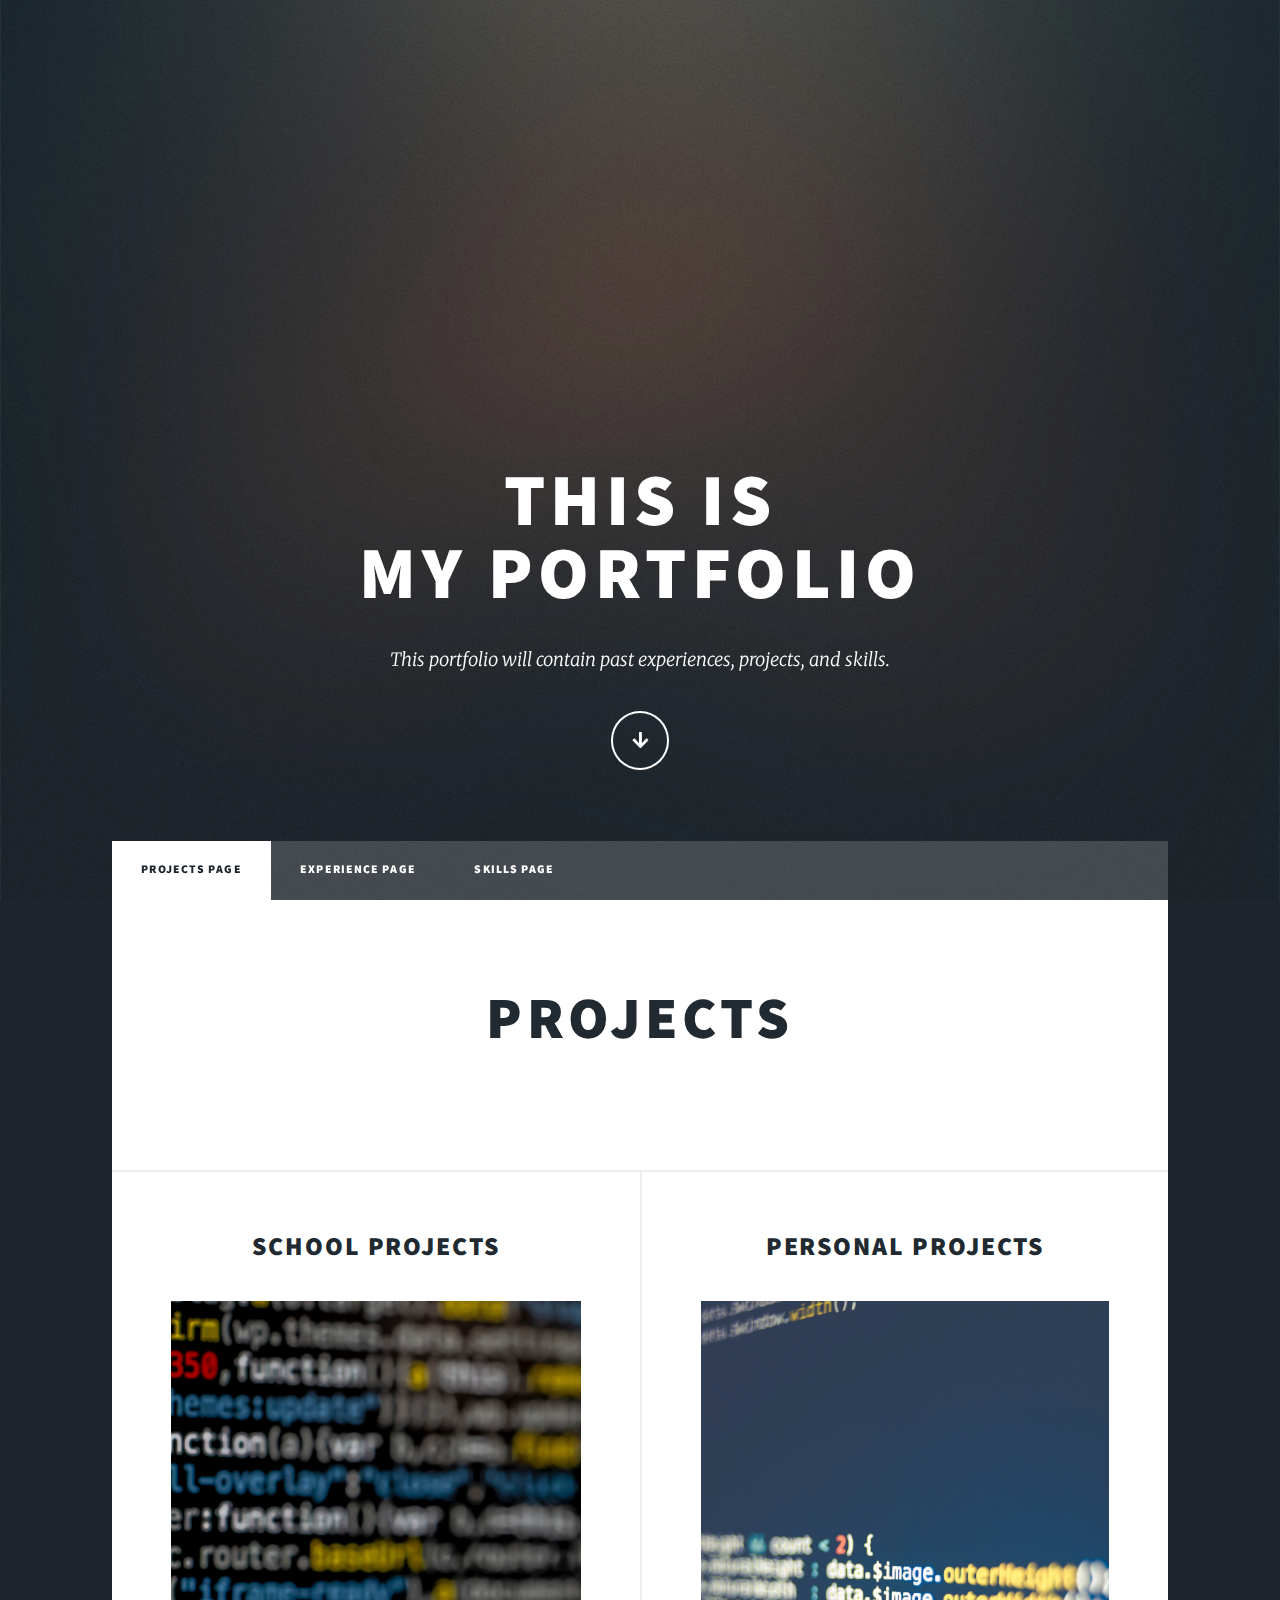
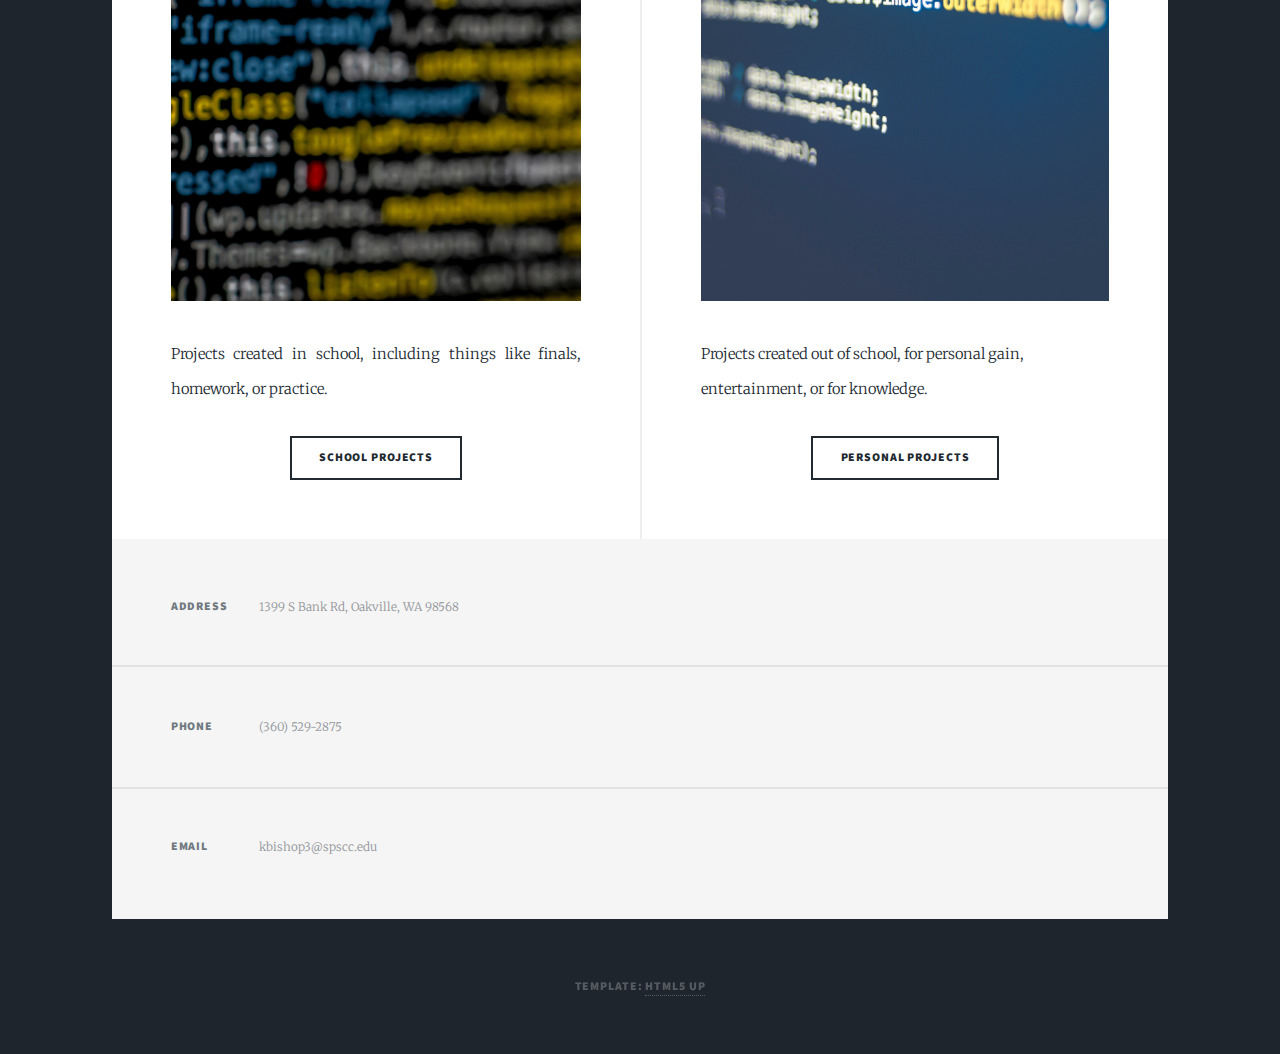
<file: index.html>
<!DOCTYPE HTML>
<!--
	Massively by HTML5 UP
	html5up.net | @ajlkn
	yof

	Free for personal and commercial use under the CCA 3.0 license (html5up.net/license)
-->
<html>
	<head>
		<title>Online portfolio</title>
		<meta charset="utf-8" />
		<meta name="viewport" content="width=device-width, initial-scale=1, user-scalable=no" />
		<link rel="stylesheet" href="assets/css/main.css" />
		<noscript><link rel="stylesheet" href="assets/css/noscript.css" /></noscript>
	</head>
	<body class="is-preload">

		<!-- Wrapper -->
			<div id="wrapper" class="fade-in">

				<!-- Intro -->
					<div id="intro">
						<h1>This is<br />
						My portfolio</h1>
						<p> This portfolio will contain past experiences, projects, and skills.
						</p>
						<ul class="actions">
							<li><a href="#header" class="button icon solid solo fa-arrow-down scrolly">Continue</a></li>
						</ul>
					</div>

				<!-- Header -->
					<header id="header">
						<a href="index.html" class="logo">Portfolio</a>
					</header>

				<!-- Nav -->
					<nav id="nav">
						<ul class="links">
							<li class="active"><a href="index.html">Projects page</a></li>
							<li><a href="generic.html">Experience Page</a></li>
							<li><a href="skills.html">Skills page</a></li>
							<!-- <li><a href="elements.html">Elements Reference</a></li> -->
						</ul>
						
					</nav>

				<!-- Main -->
					<div id="main">

						<!-- Featured Post -->
							<article class="post featured">
								<header class="major">
									
									<h2><a href="#">Projects</a></h2>
									
								</header>
								
							</article>

						<!-- Posts -->
							<section class="posts">
								<article>
									<header>
										
										<h2><a href="schoolprojects.html">School projects<br />
										</a></h2>
									</header>
									<a href="schoolprojects.html" class="image fit"><img src="images/schoolPJ.jpg" alt="" /></a>
									<p>Projects created in school, including things like finals, homework, or practice.</p>
									<ul class="actions special">
										<li><a href="schoolprojects.html" class="button">School projects</a></li>
									</ul>
								</article>
								<article>
						
										<h2><a href="personalprojects.html">Personal projects<br />
										</a></h2>
									</header>
									<a href="personalprojects.html" class="image fit"><img src="images/personalprojects.jpg" alt="" /></a>
									<p>Projects created out of school, for personal gain,<br />
										entertainment, or for knowledge.	
									</p>
									
									<ul class="actions special">
										<li><a href="personalprojects.html" class="button">Personal projects</a></li>
									</ul>
								</article>
								
							</section>

						<!-- Footer -->
							

					</div>

				<!-- Footer -->
					<footer id="footer">
						<section class="split contact">
							<section class="alt">
								<h3>Address</h3>
								<p>1399 S Bank Rd, Oakville, WA 98568<br />
								</p>
							</section>
							<section>
								<h3>Phone</h3>
								<p>(360) 529-2875</p>
							</section>
							<section>
								<h3>Email</h3>
								<p>kbishop3@spscc.edu</p>
							</section>
							
						</section>
					</footer>

				<!-- Copyright -->
				<div id="copyright">
					<ul><li>Template: <a href="https://html5up.net">HTML5 UP</a></li></ul>
				</div>

			</div>

		<!-- Scripts -->
			<script src="assets/js/jquery.min.js"></script>
			<script src="assets/js/jquery.scrollex.min.js"></script>
			<script src="assets/js/jquery.scrolly.min.js"></script>
			<script src="assets/js/browser.min.js"></script>
			<script src="assets/js/breakpoints.min.js"></script>
			<script src="assets/js/util.js"></script>
			<script src="assets/js/main.js"></script>

	</body>
</html>
</file>
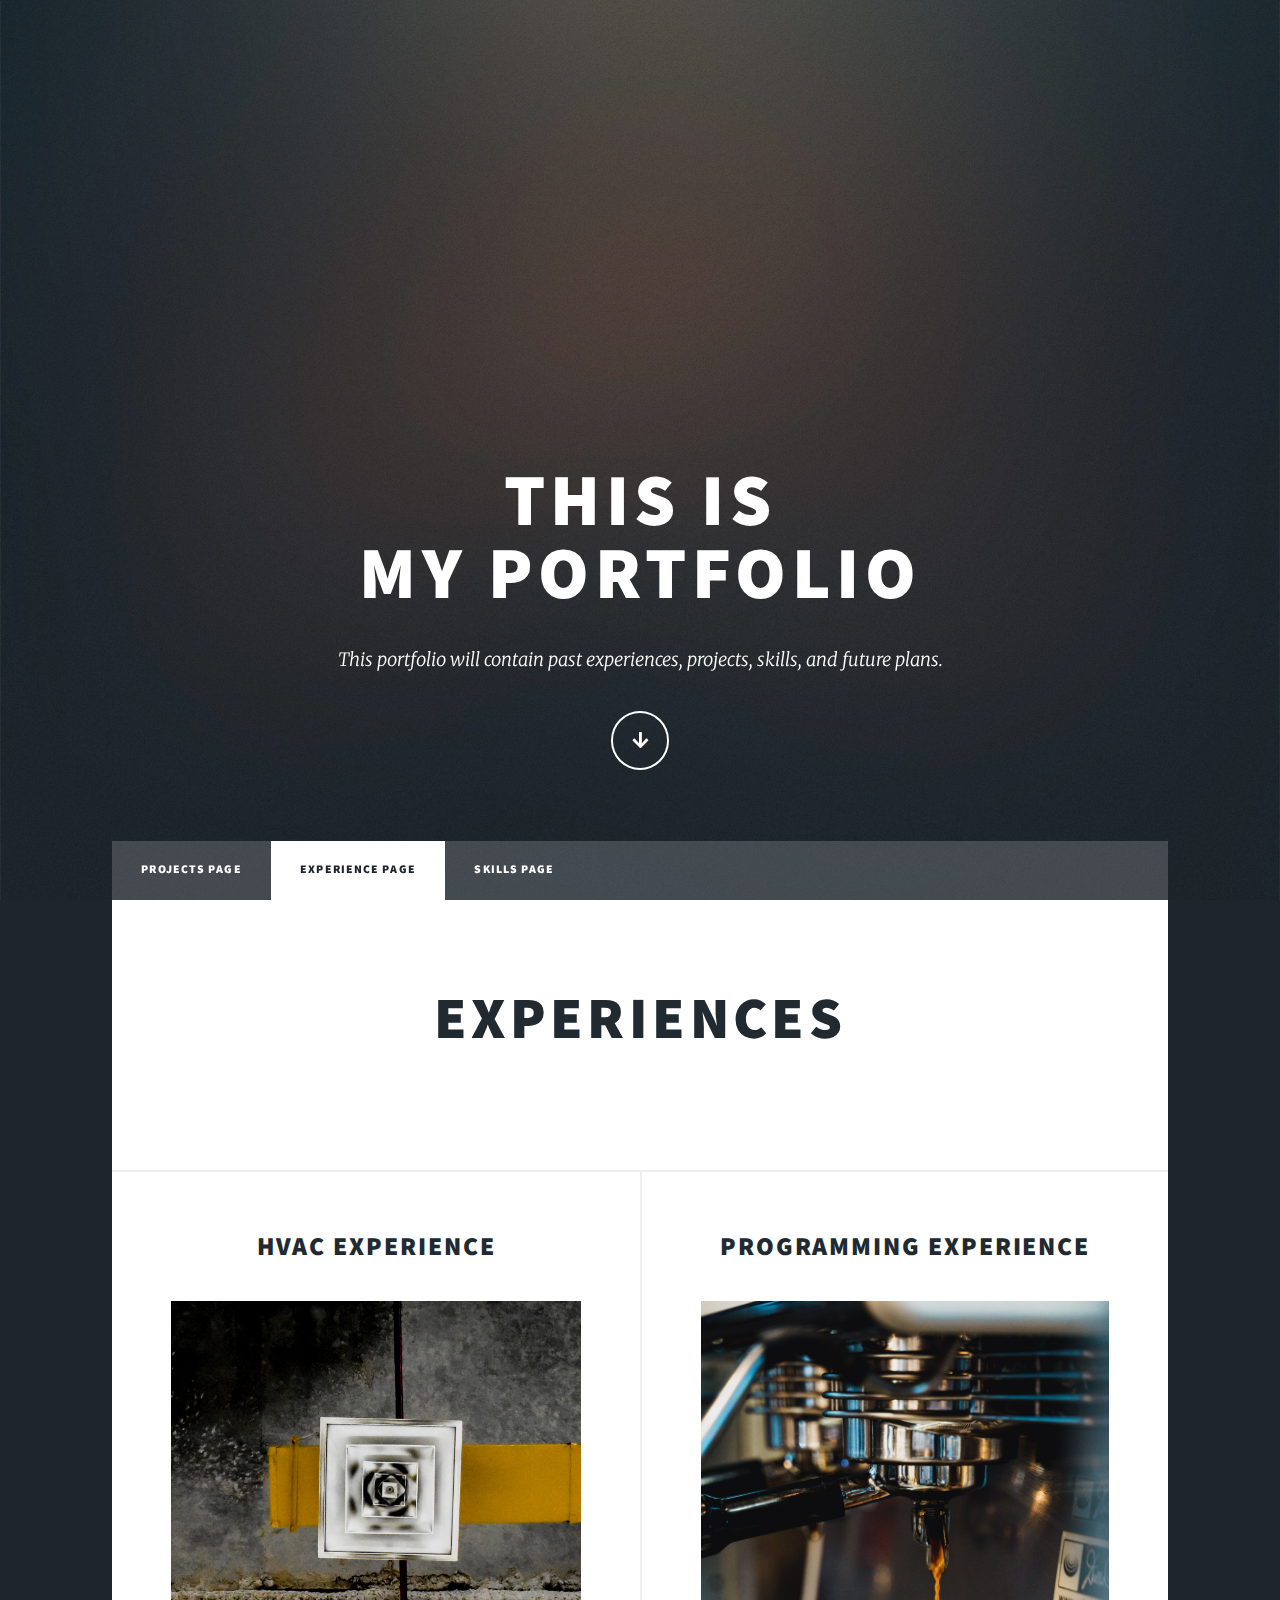
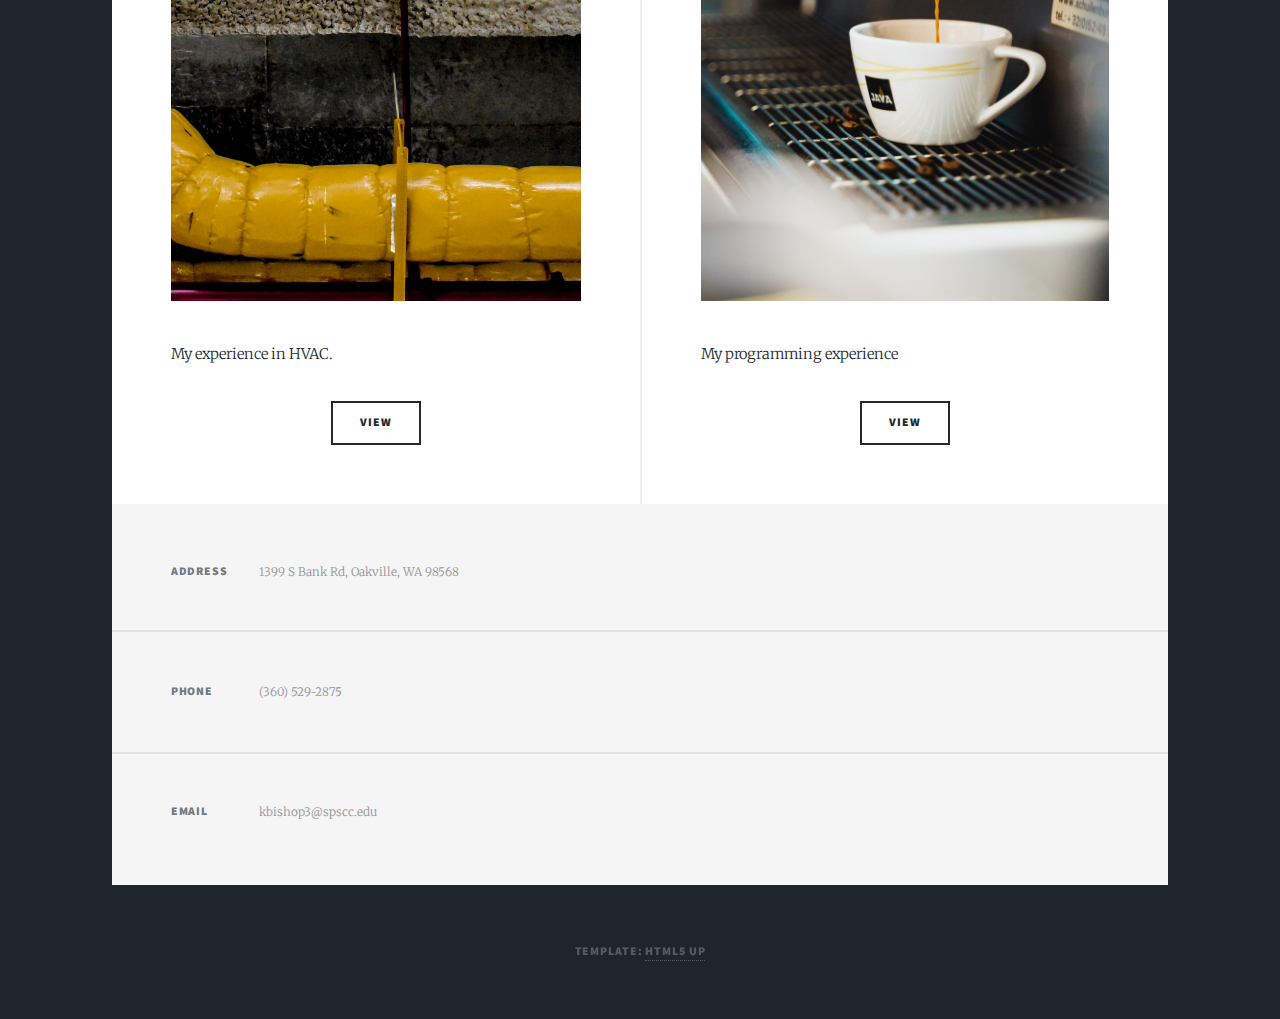
<file: generic.html>
<!DOCTYPE HTML>
<!--
	Massively by HTML5 UP
	html5up.net | @ajlkn
	yof

	Free for personal and commercial use under the CCA 3.0 license (html5up.net/license)
-->
<html>
	<head>
		<title>Online portfolio</title>
		<meta charset="utf-8" />
		<meta name="viewport" content="width=device-width, initial-scale=1, user-scalable=no" />
		<link rel="stylesheet" href="assets/css/main.css" />
		<noscript><link rel="stylesheet" href="assets/css/noscript.css" /></noscript>
	</head>
	<body class="is-preload">

		<!-- Wrapper -->
			<div id="wrapper" class="fade-in">

				<!-- Intro -->
					<div id="intro">
						<h1>This is<br />
						My portfolio</h1>
						<p> This portfolio will contain past experiences, projects, skills, and future plans.
						</p>
						<ul class="actions">
							<li><a href="#header" class="button icon solid solo fa-arrow-down scrolly">Continue</a></li>
						</ul>
					</div>

				<!-- Header -->
					<header id="header">
						<a href="index.html" class="logo">Portfolio</a>
					</header>

				<!-- Nav -->
					<nav id="nav">
						<ul class="links">
							<li><a href="index.html">Projects page</a></li>
							<li  class="active"><a href="generic.html">Experience Page</a></li>
							<li><a href="skills.html">Skills page</a></li>
							<!-- <li><a href="elements.html">Elements Reference</a></li> -->
						</ul>
						
					</nav>

				<!-- Main -->
					<div id="main">

						<!-- Featured Post -->
							<article class="post featured">
								<header class="major">
									
									<h2><a href="#">Experiences</a></h2>
									
								</header>
								
							</article>

						<!-- Posts -->
							<section class="posts">
								<article>
									<header>
										
										<h2><a href="HVAC.html">HVAC experience<br />
										</a></h2>
									</header>
									<a href="HVAC.html" class="image fit"><img src="images/HVAC.jpg" alt="" /></a>
									<p>My experience in HVAC.</p>
									<ul class="actions special">
										<li><a href="HVAC.html" class="button">View</a></li>
									</ul>
								</article>
								<article>
						
										<h2><a href="programming.html">Programming experience<br />
										</a></h2>
									</header>
									<a href="programming.html" class="image fit"><img src="images/Java.jpg" alt="" /></a>
									<p> My programming experience
									</p>
									
									<ul class="actions special">
										<li><a href="programming.html" class="button">View</a></li>
									</ul>
								</article>
								
							</section>

						<!-- Footer -->
							

					</div>

				<!-- Footer -->
					<footer id="footer">
						<section class="split contact">
							<section class="alt">
								<h3>Address</h3>
								<p> 1399 S Bank Rd, Oakville, WA 98568<br />
								</p>
							</section>
							<section>
								<h3>Phone</h3>
								<p>(360) 529-2875</p>
							</section>
							<section>
								<h3>Email</h3>
								<p>kbishop3@spscc.edu</p>
							</section>
							
						</section>
					</footer>

				<!-- Copyright -->
				<div id="copyright">
					<ul><li>Template: <a href="https://html5up.net">HTML5 UP</a></li></ul>
				</div>

			</div>

		<!-- Scripts -->
			<script src="assets/js/jquery.min.js"></script>
			<script src="assets/js/jquery.scrollex.min.js"></script>
			<script src="assets/js/jquery.scrolly.min.js"></script>
			<script src="assets/js/browser.min.js"></script>
			<script src="assets/js/breakpoints.min.js"></script>
			<script src="assets/js/util.js"></script>
			<script src="assets/js/main.js"></script>

	</body>
</html>
</file>
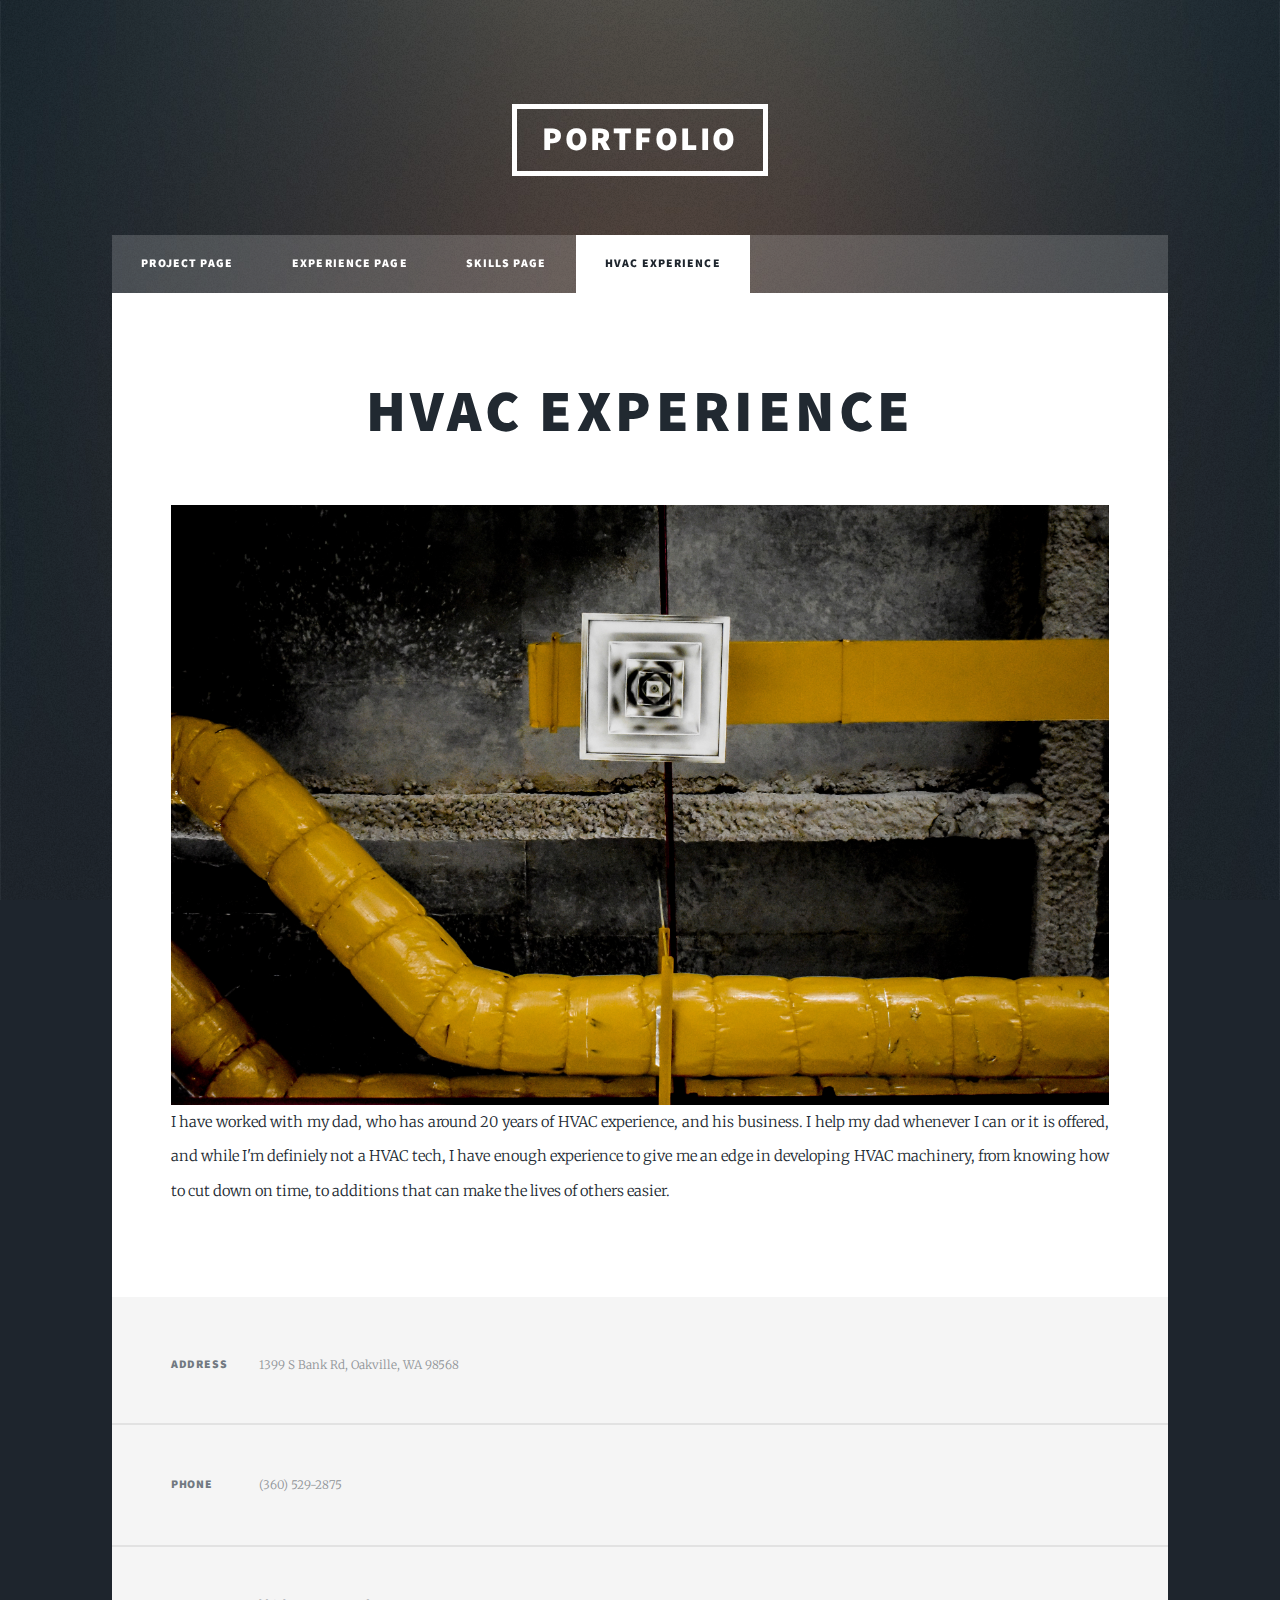
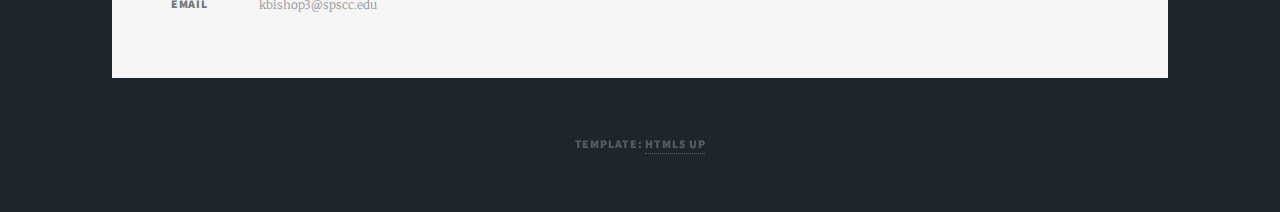
<file: HVAC.html>
<!DOCTYPE HTML>
<!--
	Massively by HTML5 UP
	html5up.net | @ajlkn
	Free for personal and commercial use under the CCA 3.0 license (html5up.net/license)
-->
<html>
	<head>
		<title>HVAC experience</title>
		<meta charset="utf-8" />
		<meta name="viewport" content="width=device-width, initial-scale=1, user-scalable=no" />
		<link rel="stylesheet" href="assets/css/main.css" />
		<noscript><link rel="stylesheet" href="assets/css/noscript.css" /></noscript>
	</head>
	<body class="is-preload">

		<!-- Wrapper -->
			<div id="wrapper">

				<!-- Header -->
					<header id="header">
						<a href="index.html" class="logo">Portfolio</a>
					</header>

				<!-- Nav -->
					<nav id="nav">
						<ul class="links">
							<li><a href="index.html">Project page</a></li>
							<li><a href="generic.html">Experience Page</a></li>
                            <li><a href="skills.html">Skills page</a></li>
                            <li class = "active"><a href="HVAC.html">Hvac Experience</a></li>
							<!--	<li><a href="elements.html">Elements Reference</a></li> -->
						</ul>
						
					</nav>

				<!-- Main -->
					<div id="main">

						<!-- Post -->
							<section class="post">
								<header class="major">

									<h1>Hvac experience</h1>
									
								</header>
								<div class="image main"><img src="images/HVAC.jpg" alt="" /></div>
								<p>I have worked with my dad, who has around 20 years of HVAC experience, and his business. I help my dad whenever I can or it is offered, and while I'm definiely not a HVAC tech, I have enough experience to give me an edge in developing HVAC machinery, from knowing how to cut down on time, to additions that can make the lives of others easier.</p>
                                

                                </section>

					</div>

				<!-- Footer -->
					<footer id="footer">
						
						<section class="split contact">
							<section class="alt">
								<h3>Address</h3>
								<p> 1399 S Bank Rd, Oakville, WA 98568<br />
								</p>
							</section>
							<section>
								<h3>Phone</h3>
								<p>(360) 529-2875</p>
							</section>
							<section>
								<h3>Email</h3>
								<p>kbishop3@spscc.edu</p>
							</section>
							
						</section>
					</footer>

				<!-- Copyright -->
                <div id="copyright">
                    <ul><li>Template: <a href="https://html5up.net">HTML5 UP</a></li></ul>
                </div>

			</div>

		<!-- Scripts -->
			<script src="assets/js/jquery.min.js"></script>
			<script src="assets/js/jquery.scrollex.min.js"></script>
			<script src="assets/js/jquery.scrolly.min.js"></script>
			<script src="assets/js/browser.min.js"></script>
			<script src="assets/js/breakpoints.min.js"></script>
			<script src="assets/js/util.js"></script>
			<script src="assets/js/main.js"></script>

	</body>
</html>
</file>
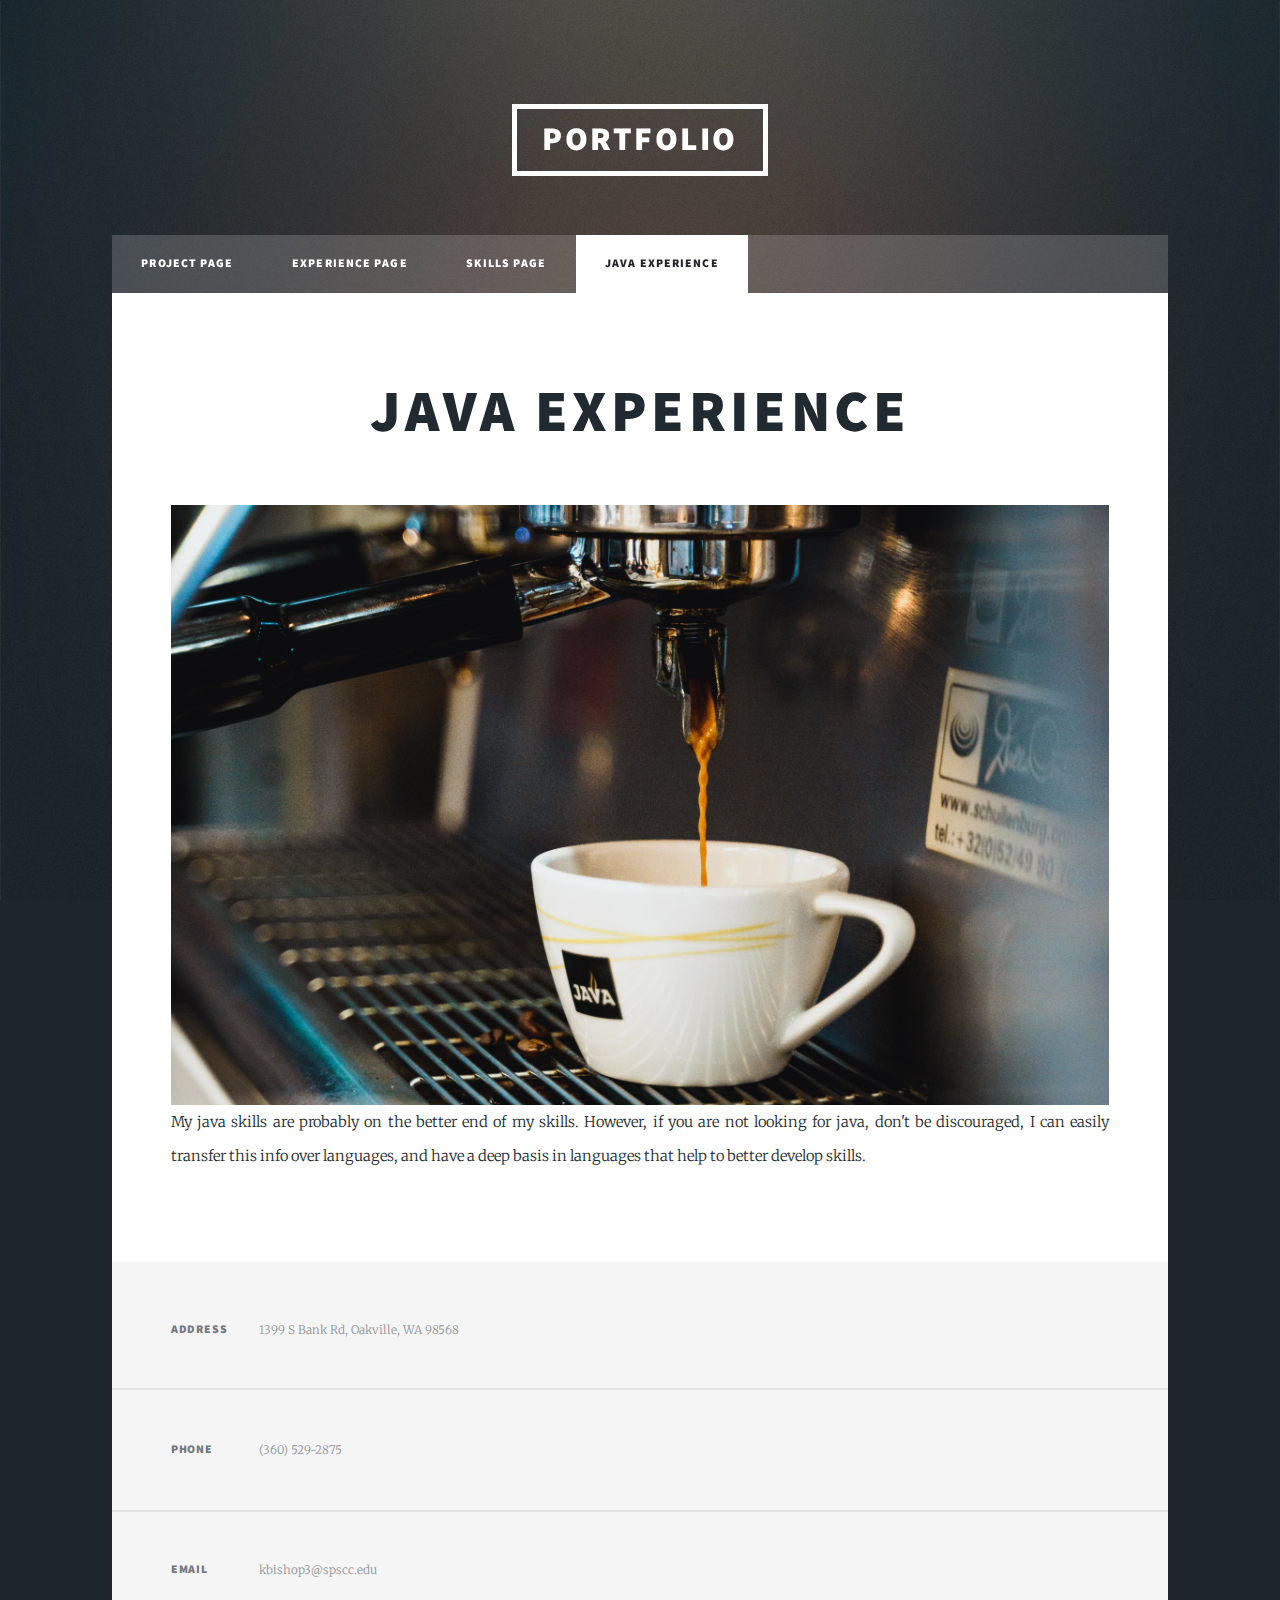
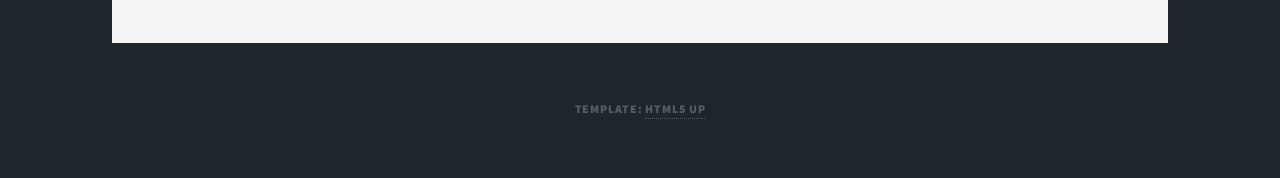
<file: java.html>
<!DOCTYPE HTML>
<!--
	Massively by HTML5 UP
	html5up.net | @ajlkn
	Free for personal and commercial use under the CCA 3.0 license (html5up.net/license)
-->
<html>
	<head>
		<title>Java experience</title>
		<meta charset="utf-8" />
		<meta name="viewport" content="width=device-width, initial-scale=1, user-scalable=no" />
		<link rel="stylesheet" href="assets/css/main.css" />
		<noscript><link rel="stylesheet" href="assets/css/noscript.css" /></noscript>
	</head>
	<body class="is-preload">

		<!-- Wrapper -->
			<div id="wrapper">

				<!-- Header -->
					<header id="header">
						<a href="index.html" class="logo">Portfolio</a>
					</header>

				<!-- Nav -->
					<nav id="nav">
						<ul class="links">
							<li><a href="index.html">Project page</a></li>
							<li><a href="generic.html">Experience Page</a></li>
                            <li><a href="skills.html">Skills page</a></li>
							
                            <li class = "active"><a href="java.html">Java Experience</a></li>
							<!--	<li><a href="elements.html">Elements Reference</a></li> -->
						</ul>
						
					</nav>

				<!-- Main -->
					<div id="main">

						<!-- Post -->
							<section class="post">
								<header class="major">

									<h1>Java experience</h1>
									
								</header>
								<div class="image main"><img src="images/Java.jpg" alt="" /></div>
								<p>My java skills are probably on the better end of my skills. However, if you are not looking for java, don't be discouraged, I can easily transfer this info over languages, and have a deep basis in languages that help to better develop skills. </p>
                                

                                </section>

					</div>

				<!-- Footer -->
					<footer id="footer">
						
						<section class="split contact">
							<section class="alt">
								<h3>Address</h3>
								<p> 1399 S Bank Rd, Oakville, WA 98568<br />
								</p>
							</section>
							<section>
								<h3>Phone</h3>
								<p>(360) 529-2875</p>
							</section>
							<section>
								<h3>Email</h3>
								<p>kbishop3@spscc.edu</p>
							</section>
							
						</section>
					</footer>

				<!-- Copyright -->
                <div id="copyright">
                    <ul><li>Template: <a href="https://html5up.net">HTML5 UP</a></li></ul>
                </div>

			</div>

		<!-- Scripts -->
			<script src="assets/js/jquery.min.js"></script>
			<script src="assets/js/jquery.scrollex.min.js"></script>
			<script src="assets/js/jquery.scrolly.min.js"></script>
			<script src="assets/js/browser.min.js"></script>
			<script src="assets/js/breakpoints.min.js"></script>
			<script src="assets/js/util.js"></script>
			<script src="assets/js/main.js"></script>

	</body>
</html>
</file>
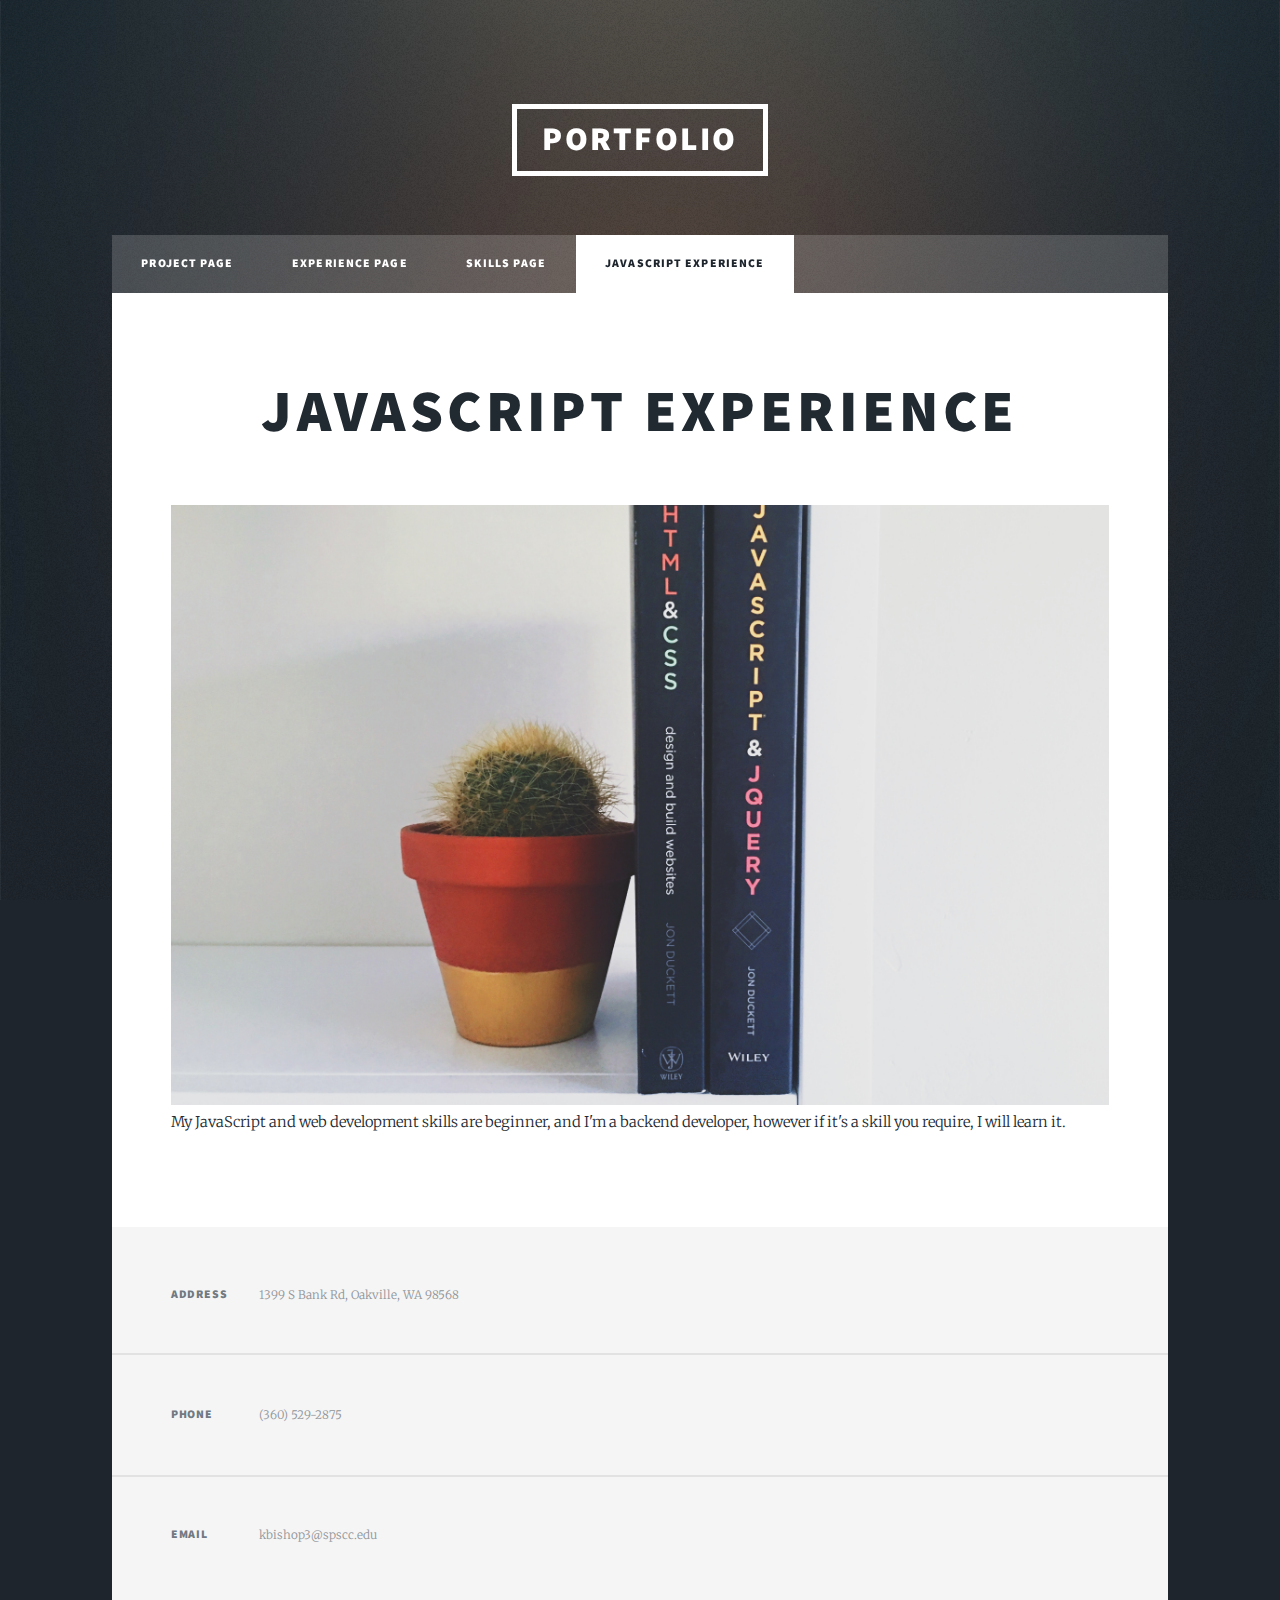
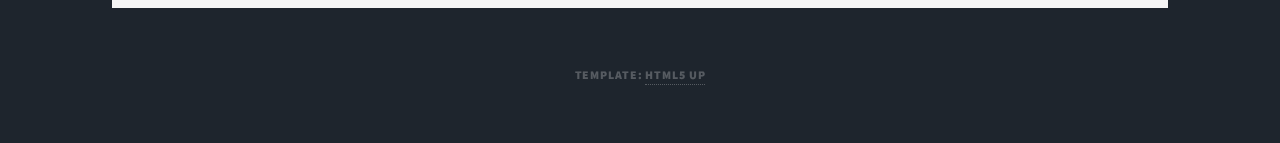
<file: js.html>
<!DOCTYPE HTML>
<!--
	Massively by HTML5 UP
	html5up.net | @ajlkn
	Free for personal and commercial use under the CCA 3.0 license (html5up.net/license)
-->
<html>
	<head>
		<title>JavaScript experience</title>
		<meta charset="utf-8" />
		<meta name="viewport" content="width=device-width, initial-scale=1, user-scalable=no" />
		<link rel="stylesheet" href="assets/css/main.css" />
		<noscript><link rel="stylesheet" href="assets/css/noscript.css" /></noscript>
	</head>
	<body class="is-preload">

		<!-- Wrapper -->
			<div id="wrapper">

				<!-- Header -->
					<header id="header">
						<a href="index.html" class="logo">Portfolio</a>
					</header>

				<!-- Nav -->
					<nav id="nav">
						<ul class="links">
							<li><a href="index.html">Project page</a></li>
							<li><a href="generic.html">Experience Page</a></li>
                            <li><a href="skills.html">Skills page</a></li>
							
                            <li class = "active"><a href="js.html">JavaScript Experience</a></li>
							<!--	<li><a href="elements.html">Elements Reference</a></li> -->
						</ul>
						
					</nav>

				<!-- Main -->
					<div id="main">

						<!-- Post -->
							<section class="post">
								<header class="major">

									<h1>JavaScript experience</h1>
									
								</header>
								<div class="image main"><img src="images/js.jpg" alt="" /></div>
								<p>My JavaScript and web development skills are beginner, and I'm a backend developer, however if it's a skill you require, I will learn it. </p>
                                

                                </section>

					</div>

				<!-- Footer -->
					<footer id="footer">
						
						<section class="split contact">
							<section class="alt">
								<h3>Address</h3>
								<p> 1399 S Bank Rd, Oakville, WA 98568<br />
								</p>
							</section>
							<section>
								<h3>Phone</h3>
								<p>(360) 529-2875</p>
							</section>
							<section>
								<h3>Email</h3>
								<p>kbishop3@spscc.edu</p>
							</section>
							
						</section>
					</footer>

				<!-- Copyright -->
                <div id="copyright">
                    <ul><li>Template: <a href="https://html5up.net">HTML5 UP</a></li></ul>
                </div>

			</div>

		<!-- Scripts -->
			<script src="assets/js/jquery.min.js"></script>
			<script src="assets/js/jquery.scrollex.min.js"></script>
			<script src="assets/js/jquery.scrolly.min.js"></script>
			<script src="assets/js/browser.min.js"></script>
			<script src="assets/js/breakpoints.min.js"></script>
			<script src="assets/js/util.js"></script>
			<script src="assets/js/main.js"></script>

	</body>
</html>
</file>
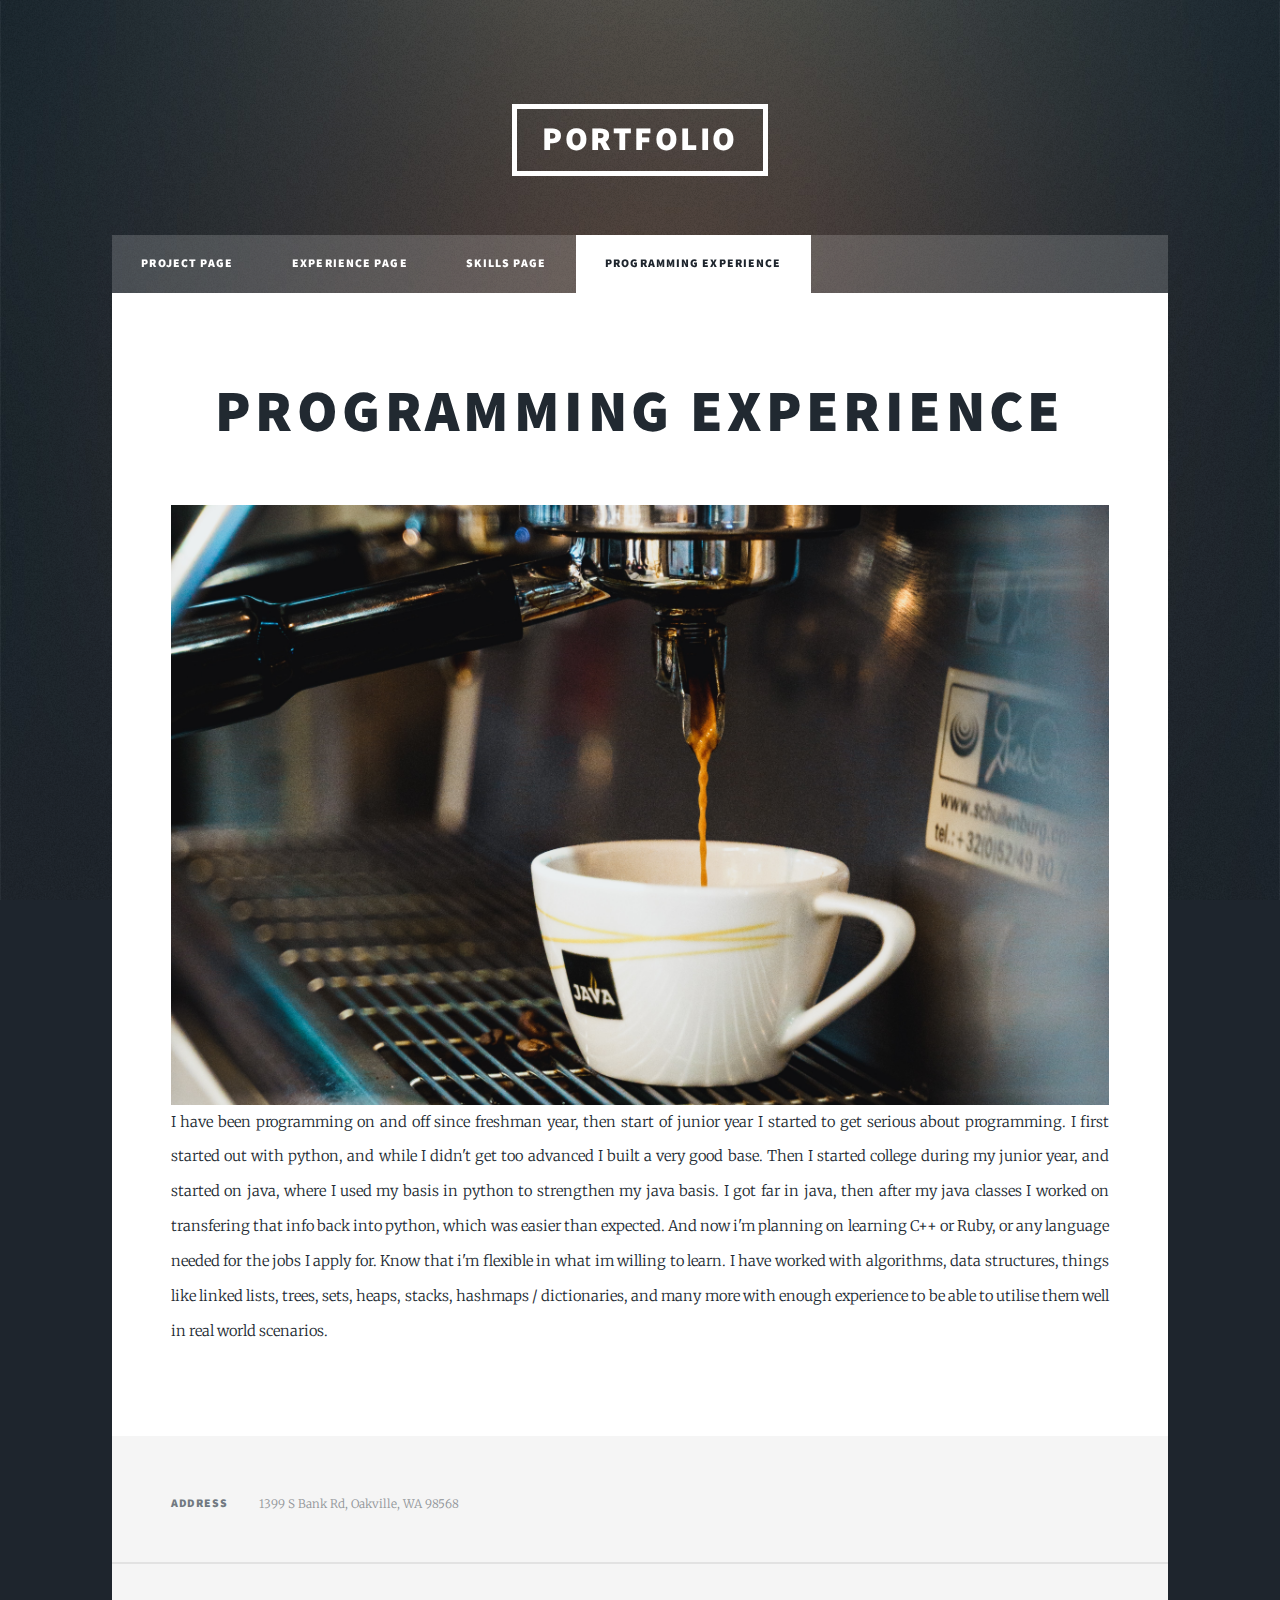
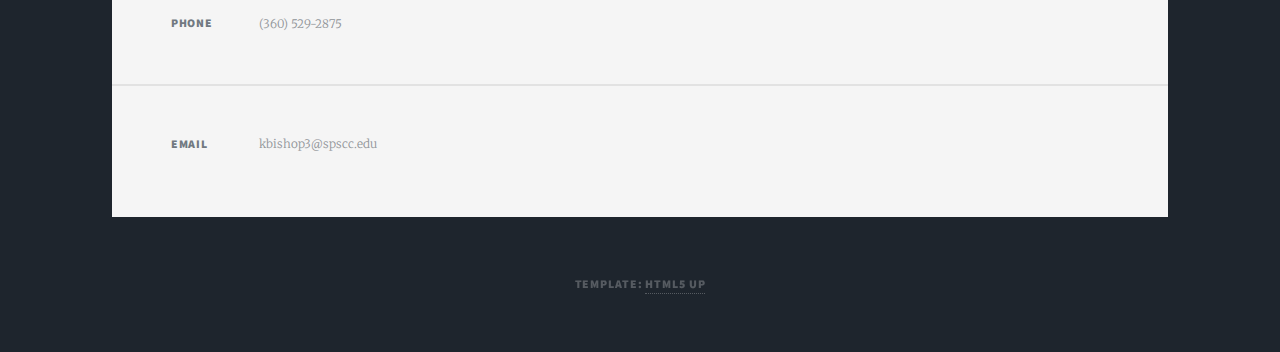
<file: programming.html>
<!DOCTYPE HTML>
<!--
	Massively by HTML5 UP
	html5up.net | @ajlkn
	Free for personal and commercial use under the CCA 3.0 license (html5up.net/license)
-->
<html>
	<head>
		<title>Programming experience</title>
		<meta charset="utf-8" />
		<meta name="viewport" content="width=device-width, initial-scale=1, user-scalable=no" />
		<link rel="stylesheet" href="assets/css/main.css" />
		<noscript><link rel="stylesheet" href="assets/css/noscript.css" /></noscript>
	</head>
	<body class="is-preload">

		<!-- Wrapper -->
			<div id="wrapper">

				<!-- Header -->
					<header id="header">
						<a href="index.html" class="logo">Portfolio</a>
					</header>

				<!-- Nav -->
					<nav id="nav">
						<ul class="links">
							<li><a href="index.html">Project page</a></li>
							<li><a href="generic.html">Experience Page</a></li>
                            <li><a href="skills.html">Skills page</a></li>
							
                            <li class = "active"><a href="programming.html">Programming Experience</a></li>
							<!--	<li><a href="elements.html">Elements Reference</a></li> -->
						</ul>
						
					</nav>

				<!-- Main -->
					<div id="main">

						<!-- Post -->
							<section class="post">
								<header class="major">

									<h1>Programming experience</h1>
									
								</header>
								<div class="image main"><img src="images/Java.jpg" alt="" /></div>
								<p>I have been programming on and off since freshman year, then start of junior year I started to get serious about programming. I first started out with python, and while I didn't get too advanced I built a very good base. Then I started college during my junior year, and started on java, where I used my basis in python to strengthen my java basis. I got far in java, then after my java classes I worked on transfering that info back into python, which was easier than expected. And now i'm planning on learning C++ or Ruby, or any language needed for the jobs I apply for. Know that i'm flexible in what im willing to learn. I have worked with algorithms, data structures, things like linked lists, trees, sets, heaps, stacks, hashmaps / dictionaries, and many more with enough experience to be able to utilise them well in real world scenarios. </p>
                                

                                </section>

					</div>

				<!-- Footer -->
					<footer id="footer">
						
						<section class="split contact">
							<section class="alt">
								<h3>Address</h3>
								<p> 1399 S Bank Rd, Oakville, WA 98568<br />
								</p>
							</section>
							<section>
								<h3>Phone</h3>
								<p>(360) 529-2875</p>
							</section>
							<section>
								<h3>Email</h3>
								<p>kbishop3@spscc.edu</p>
							</section>
							
						</section>
					</footer>

				<!-- Copyright -->
                <div id="copyright">
                    <ul><li>Template: <a href="https://html5up.net">HTML5 UP</a></li></ul>
                </div>

			</div>

		<!-- Scripts -->
			<script src="assets/js/jquery.min.js"></script>
			<script src="assets/js/jquery.scrollex.min.js"></script>
			<script src="assets/js/jquery.scrolly.min.js"></script>
			<script src="assets/js/browser.min.js"></script>
			<script src="assets/js/breakpoints.min.js"></script>
			<script src="assets/js/util.js"></script>
			<script src="assets/js/main.js"></script>

	</body>
</html>
</file>
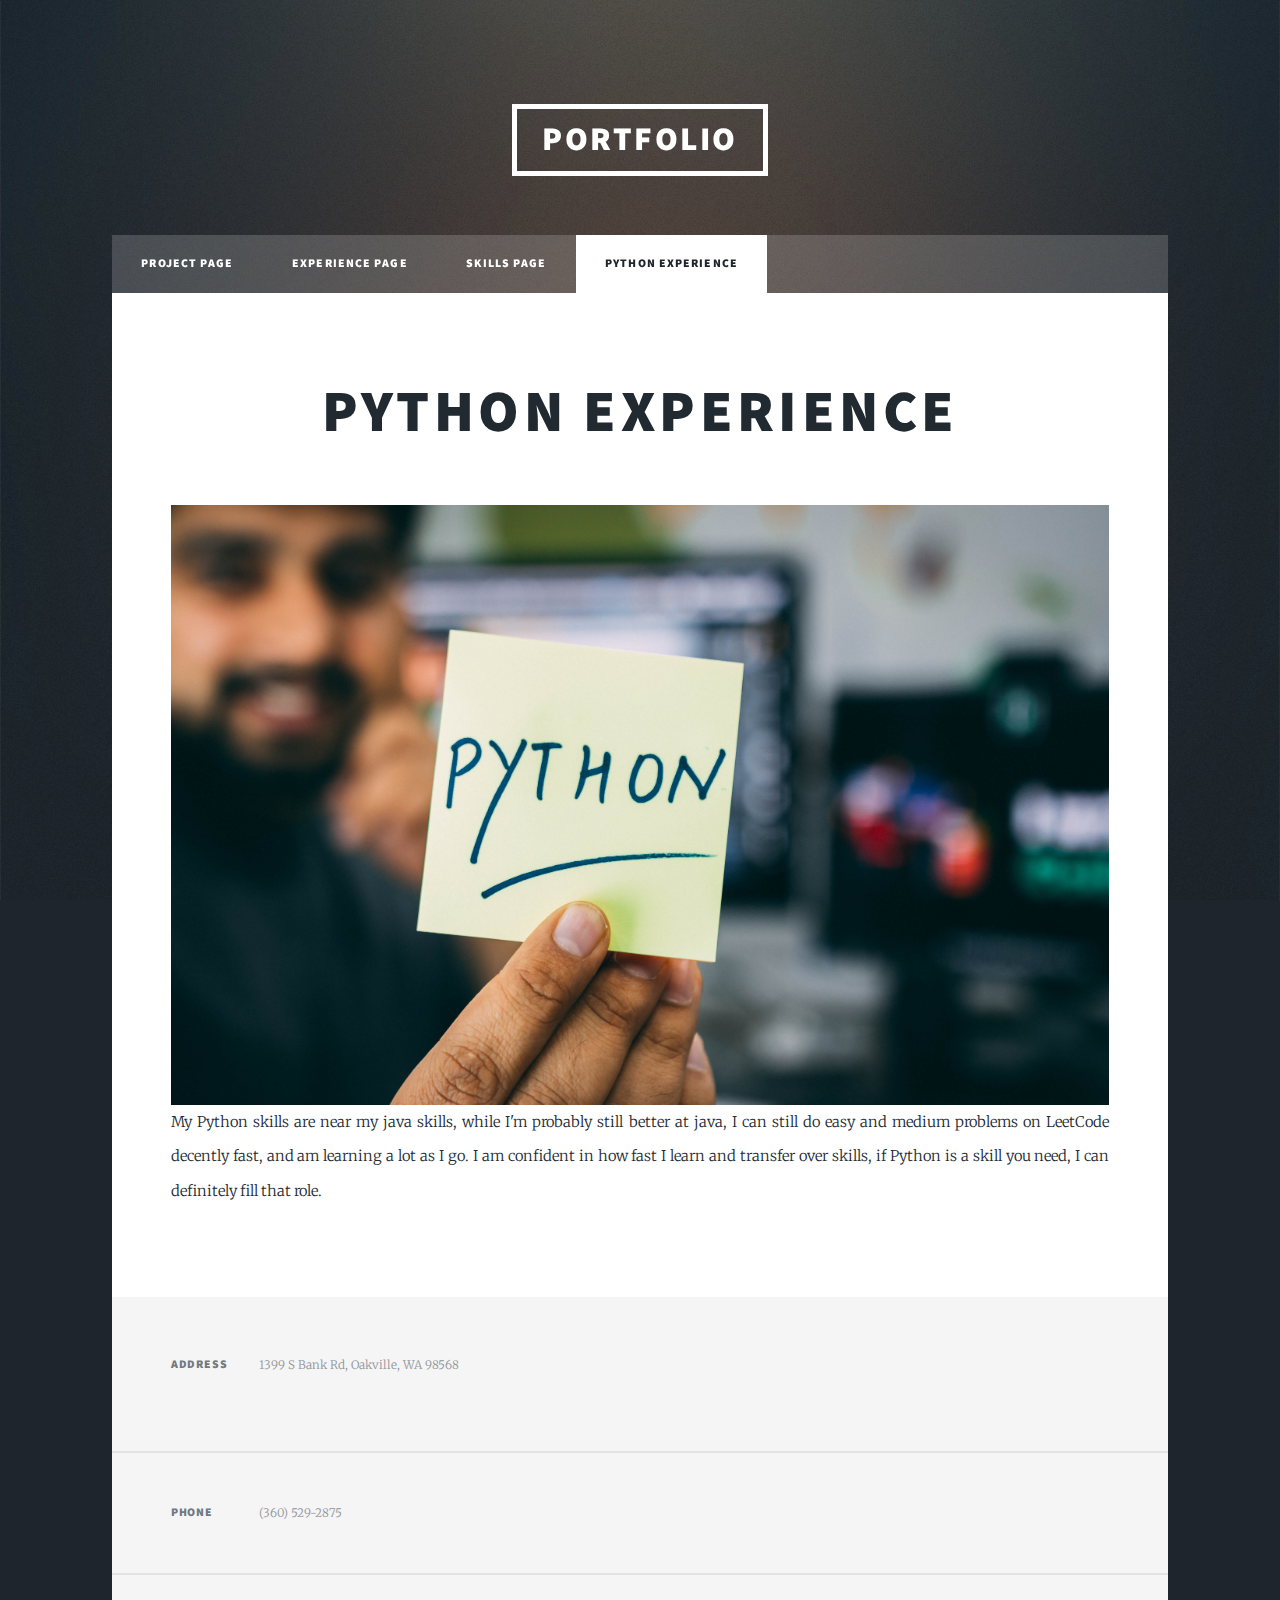
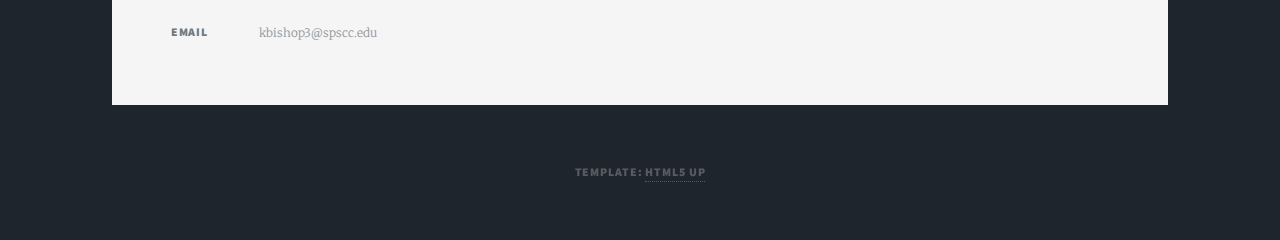
<file: python.html>
<!DOCTYPE HTML>
<!--
	Massively by HTML5 UP
	html5up.net | @ajlkn
	Free for personal and commercial use under the CCA 3.0 license (html5up.net/license)
-->
<html>
	<head>
		<title>Python experience</title>
		<meta charset="utf-8" />
		<meta name="viewport" content="width=device-width, initial-scale=1, user-scalable=no" />
		<link rel="stylesheet" href="assets/css/main.css" />
		<noscript><link rel="stylesheet" href="assets/css/noscript.css" /></noscript>
	</head>
	<body class="is-preload">

		<!-- Wrapper -->
			<div id="wrapper">

				<!-- Header -->
					<header id="header">
						<a href="index.html" class="logo">Portfolio</a>
					</header>

				<!-- Nav -->
					<nav id="nav">
						<ul class="links">
							<li><a href="index.html">Project page</a></li>
							<li><a href="generic.html">Experience Page</a></li>
                            <li><a href="skills.html">Skills page</a></li>
							
                            <li class = "active"><a href="python.html">Python Experience</a></li>
							<!--	<li><a href="elements.html">Elements Reference</a></li> -->
						</ul>
						
					</nav>

				<!-- Main -->
					<div id="main">

						<!-- Post -->
							<section class="post">
								<header class="major">

									<h1>Python experience</h1>
									
								</header>
								<div class="image main"><img src="images/Python.jpg" alt="" /></div>
								<p>My Python skills are near my java skills, while I'm probably still better at java, I can still do easy and medium problems on LeetCode decently fast, and am learning a lot as I go. I am confident in how fast I learn and transfer over skills, if Python is a skill you need, I can definitely fill that role. </p>
                                

                                </section>

					</div>

				<!-- Footer -->
					<footer id="footer">
						
						<section class="split contact">
							<section class="alt">
								<h3>Address</h3>
								<p> 								<p> 1399 S Bank Rd, Oakville, WA 98568<br />
                                    <br />
								</p>
							</section>
							<section>
								<h3>Phone</h3>
								<p>(360) 529-2875</p>
							</section>
							<section>
								<h3>Email</h3>
								<p>kbishop3@spscc.edu</p>
							</section>
							
						</section>
					</footer>

				<!-- Copyright -->
                <div id="copyright">
                    <ul><li>Template: <a href="https://html5up.net">HTML5 UP</a></li></ul>
                </div>

			</div>

		<!-- Scripts -->
			<script src="assets/js/jquery.min.js"></script>
			<script src="assets/js/jquery.scrollex.min.js"></script>
			<script src="assets/js/jquery.scrolly.min.js"></script>
			<script src="assets/js/browser.min.js"></script>
			<script src="assets/js/breakpoints.min.js"></script>
			<script src="assets/js/util.js"></script>
			<script src="assets/js/main.js"></script>

	</body>
</html>
</file>
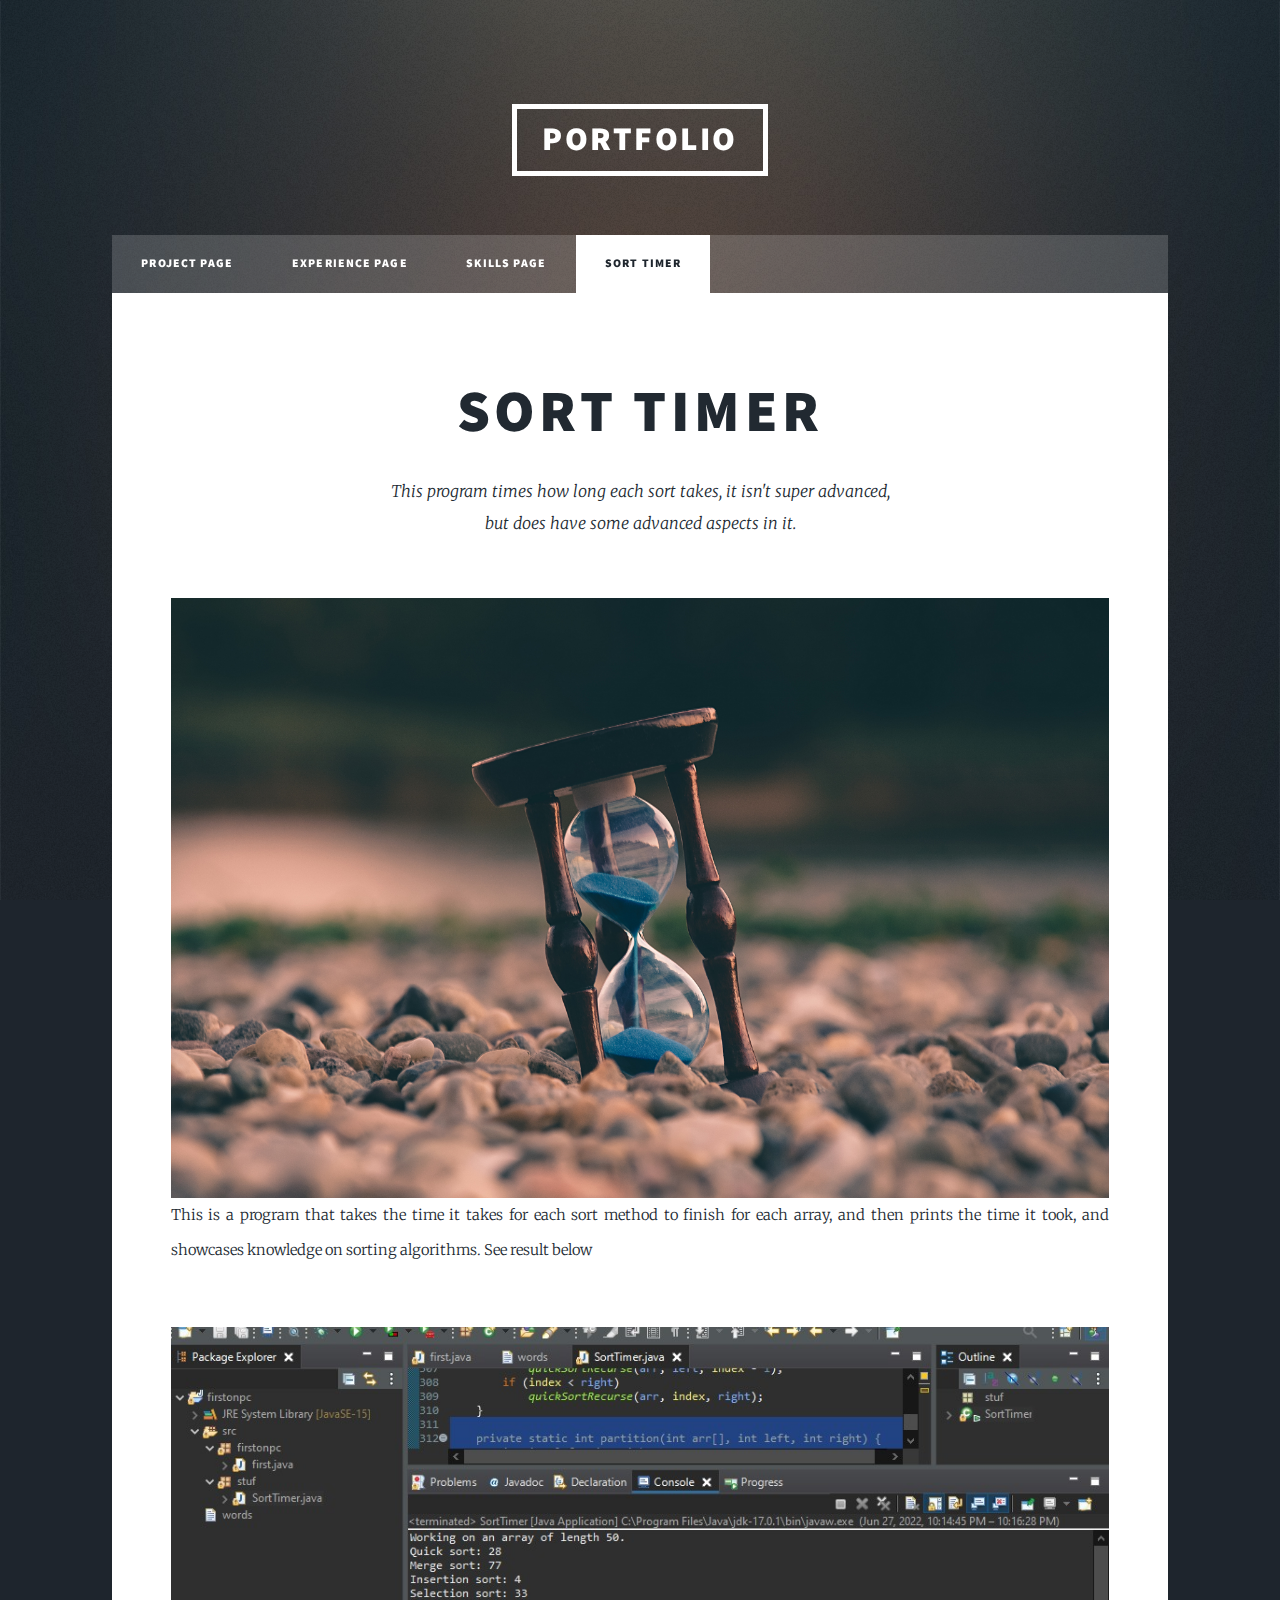
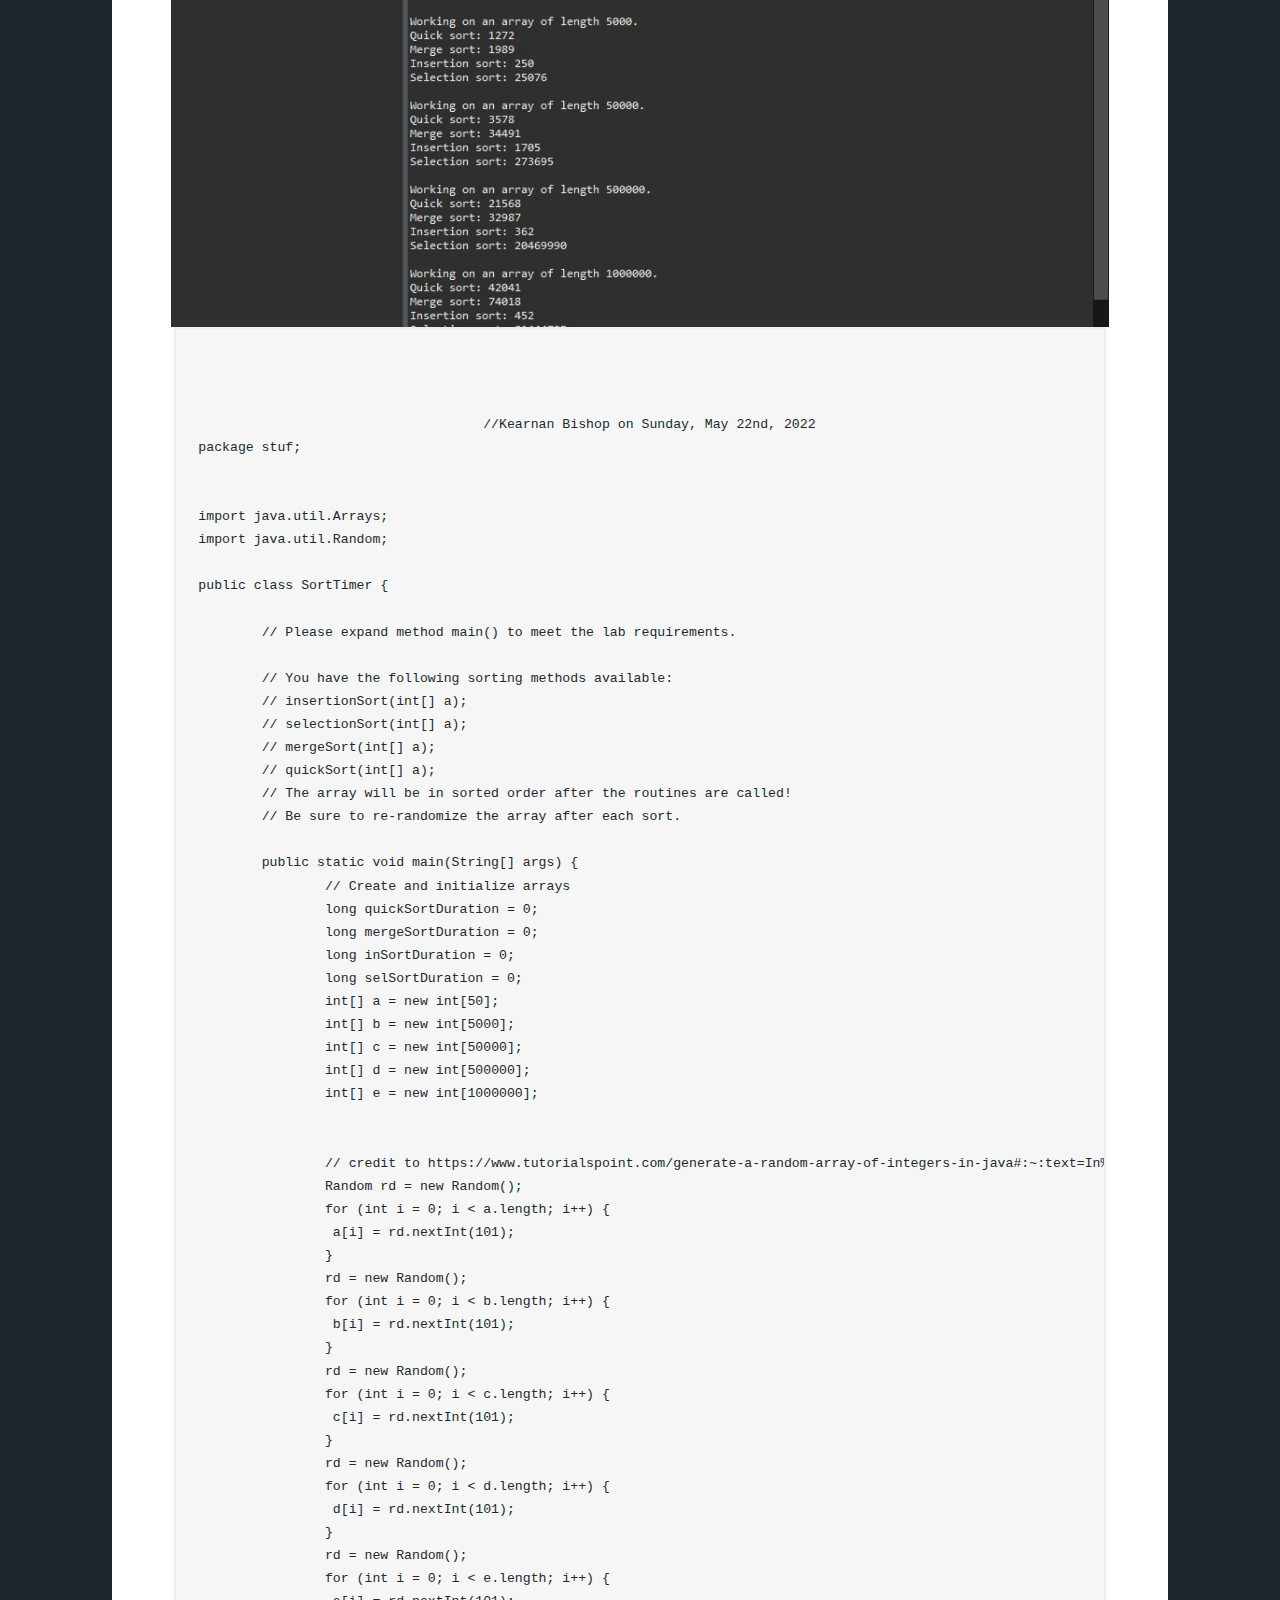
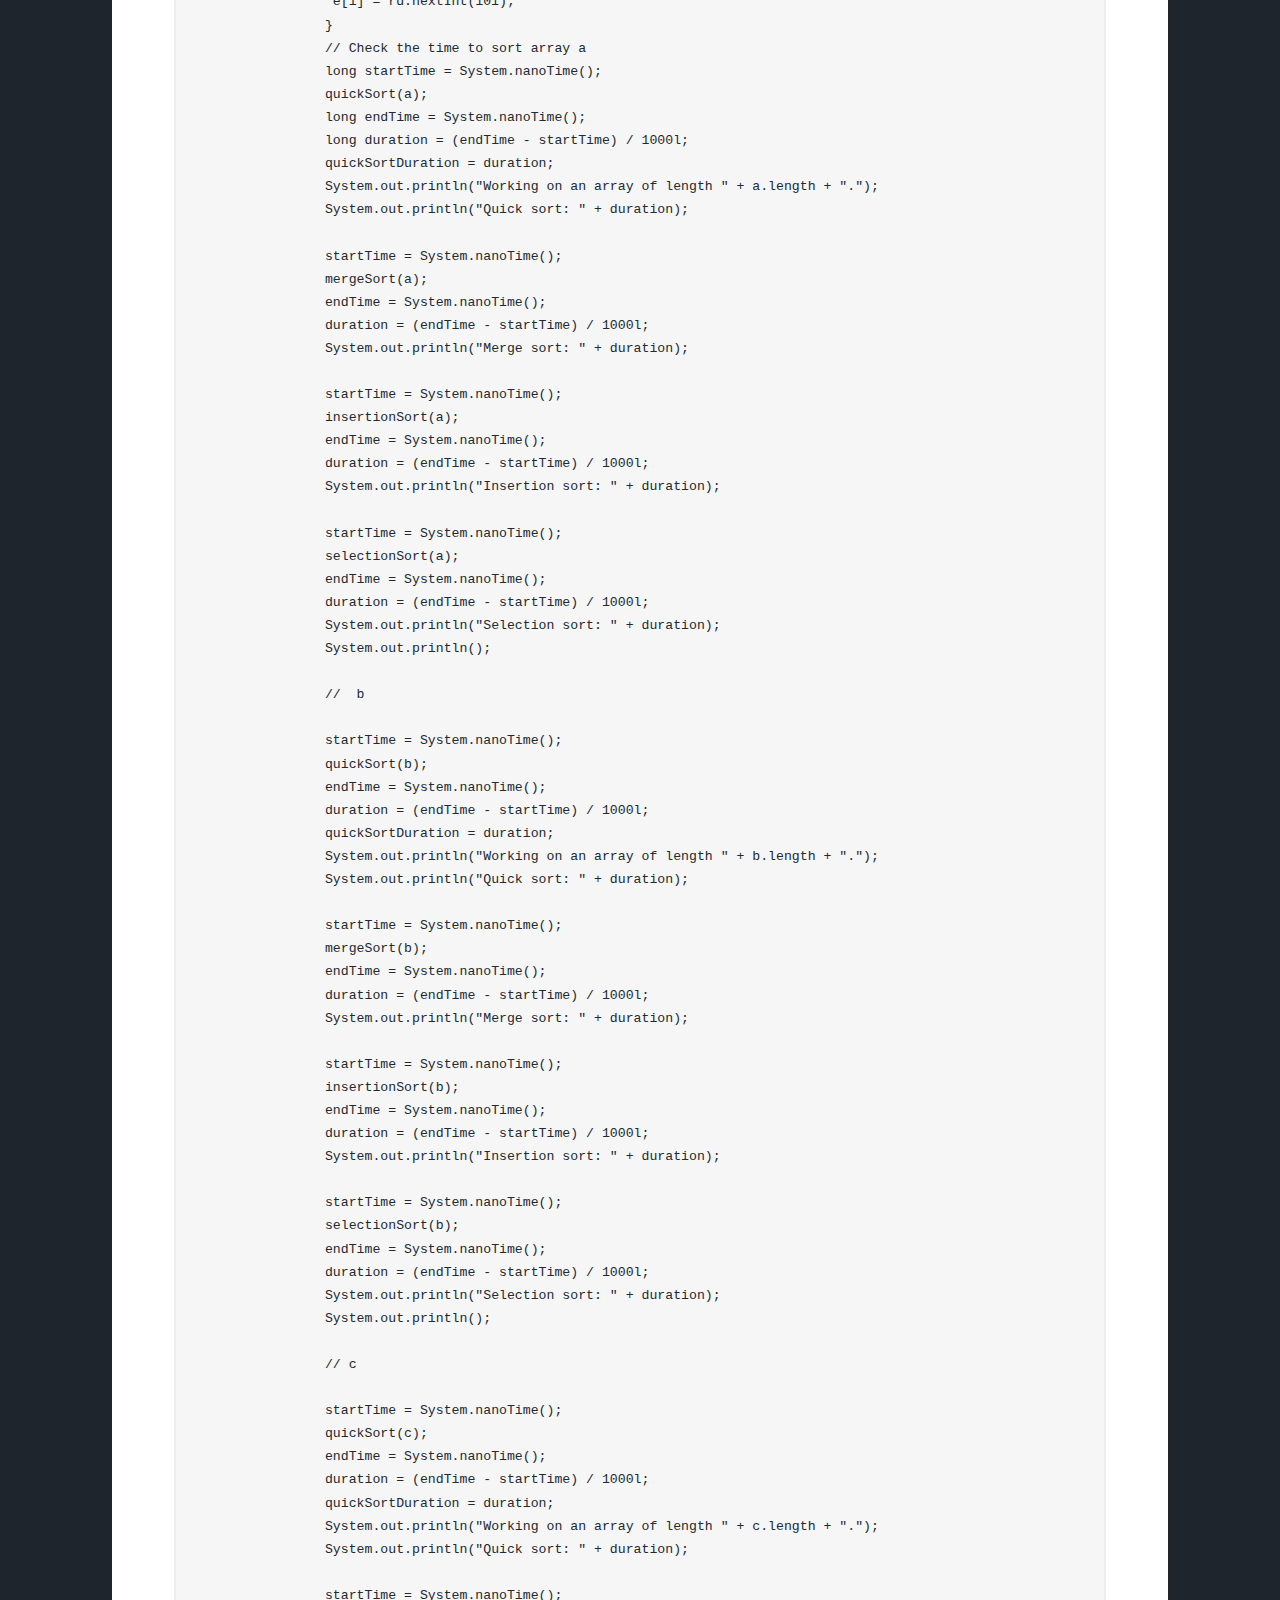
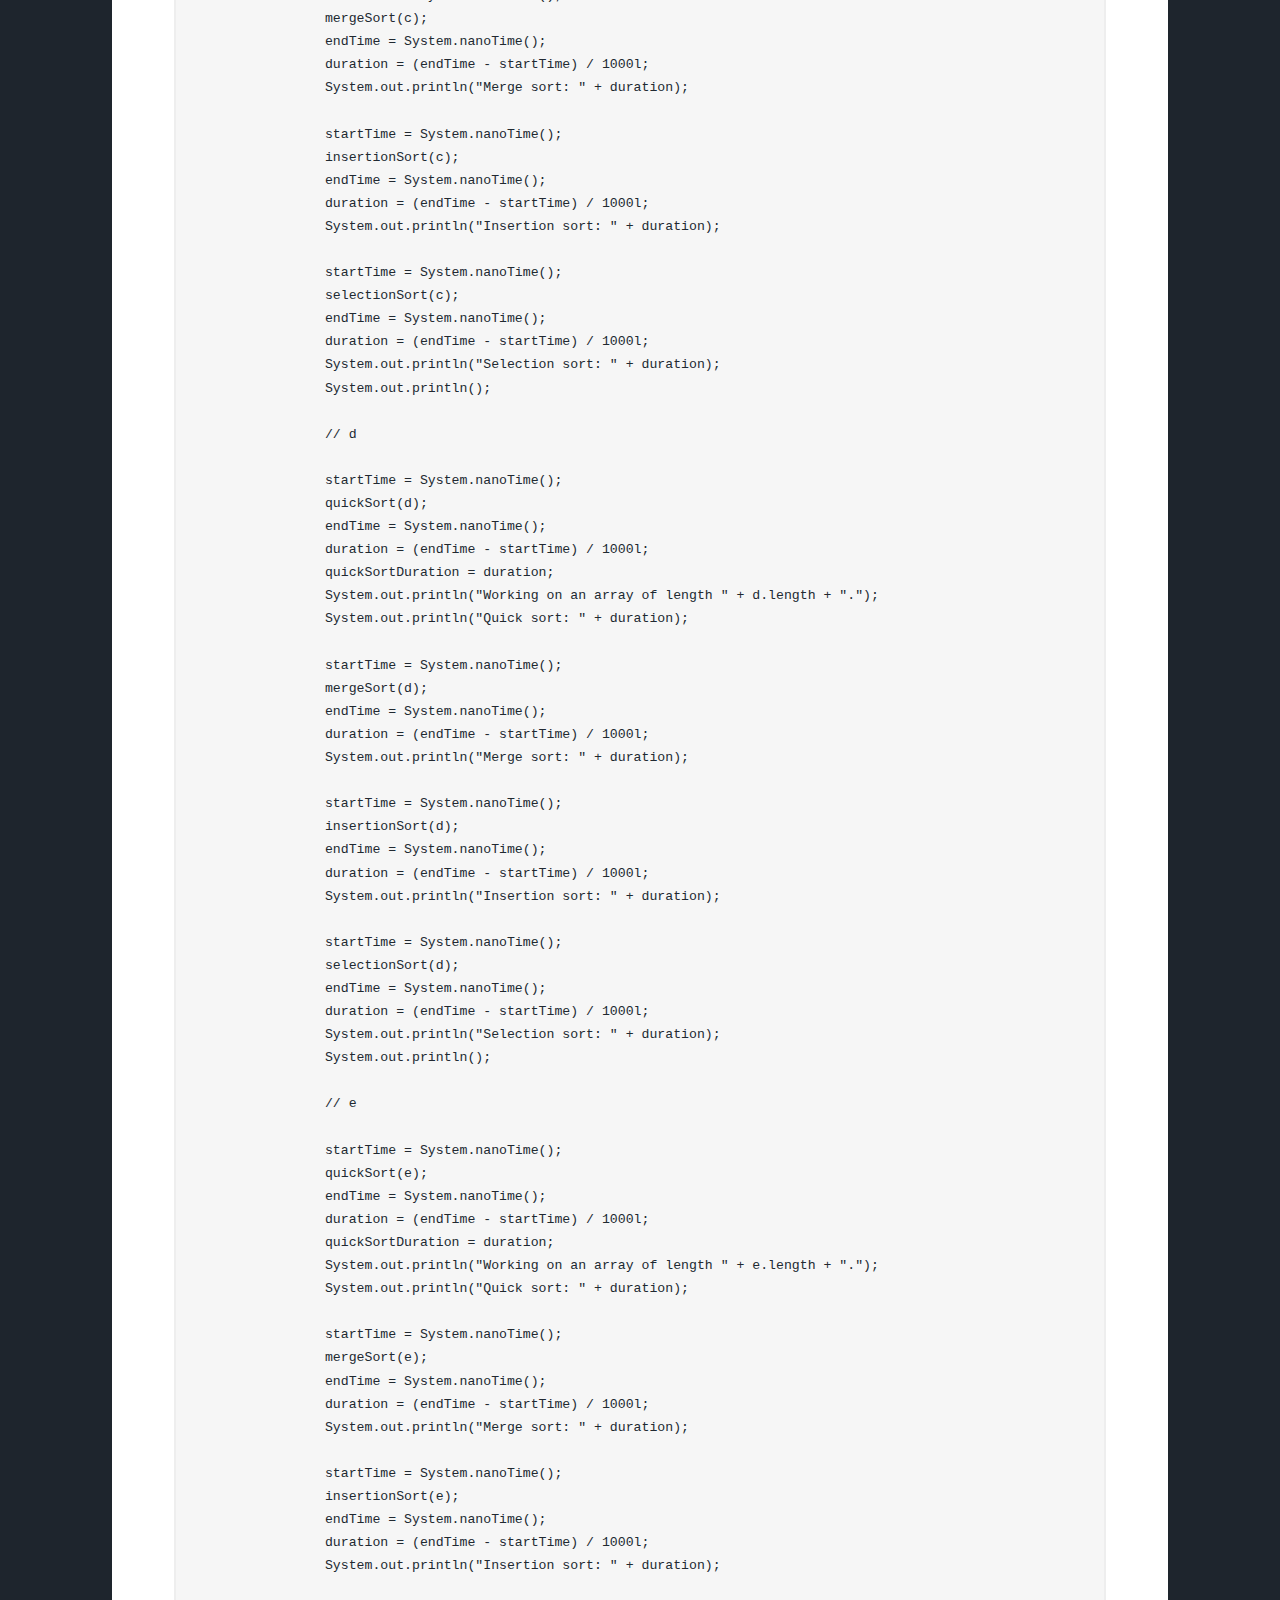
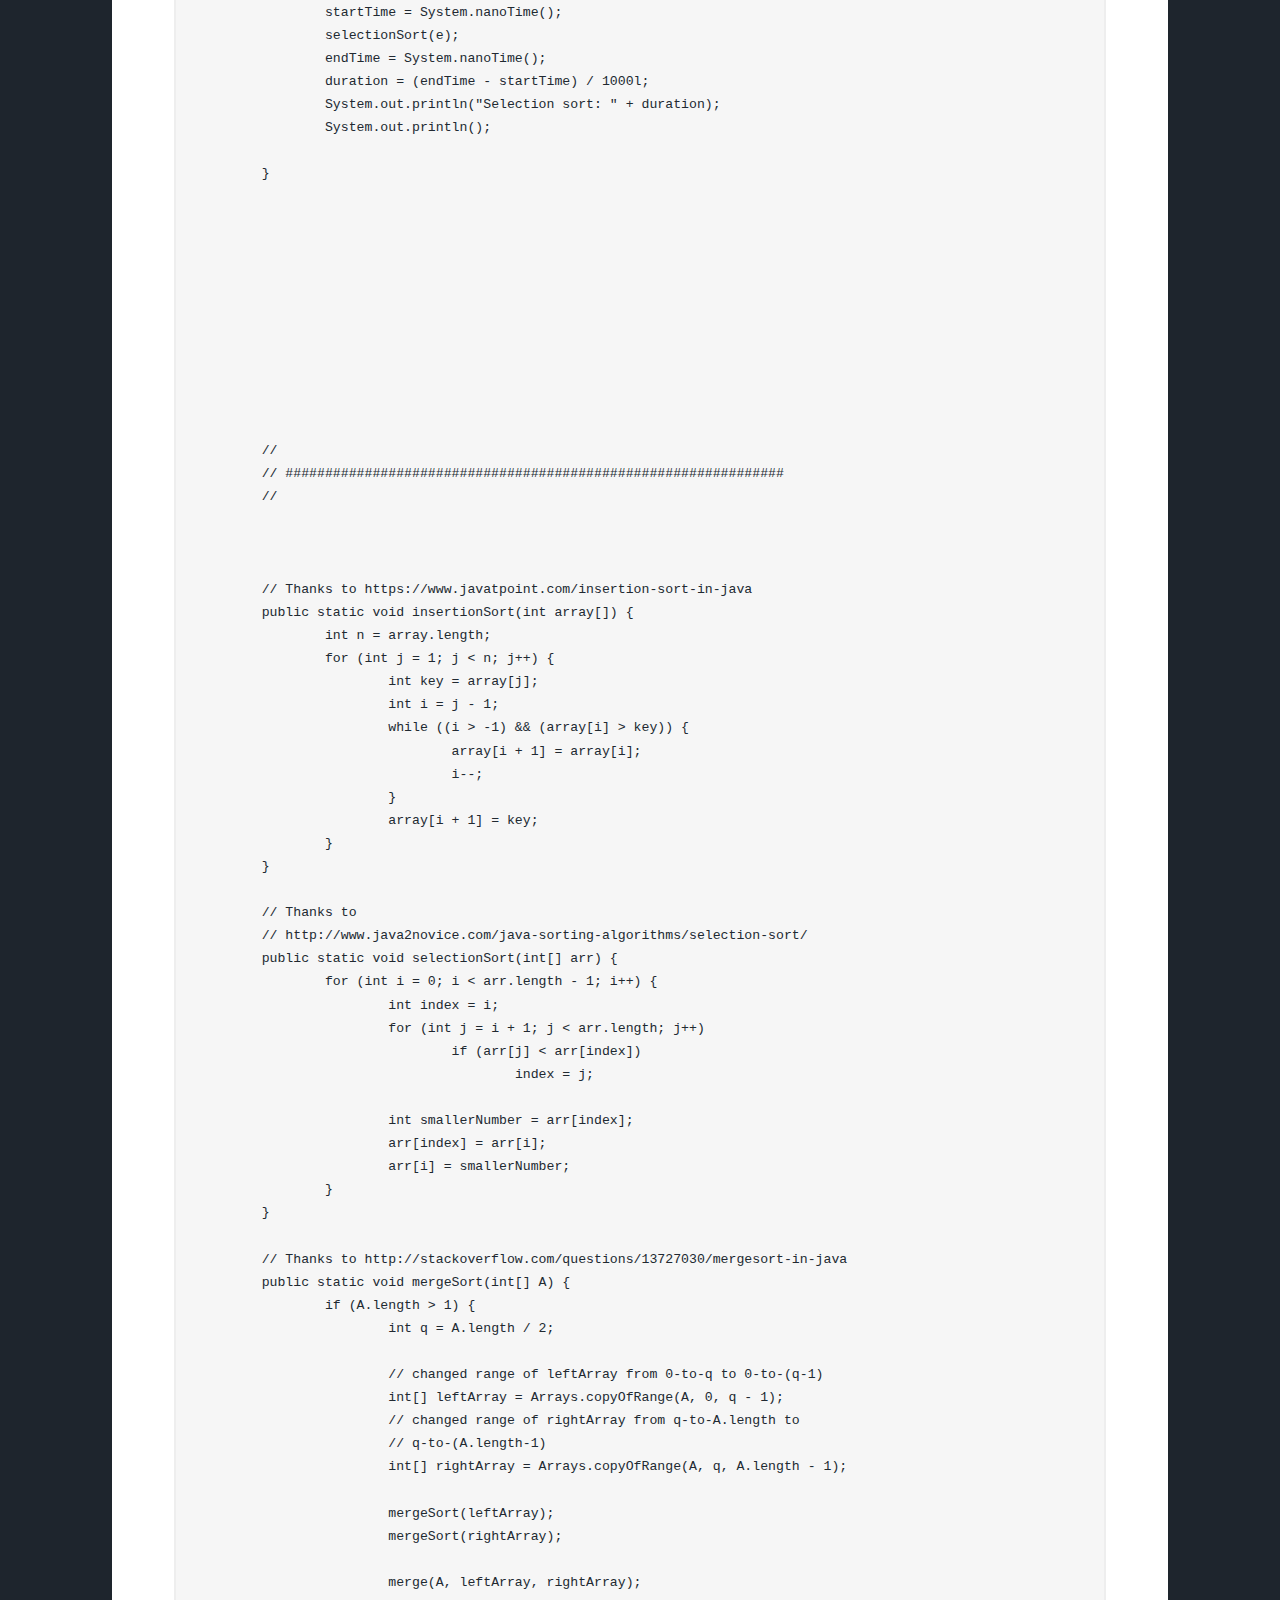
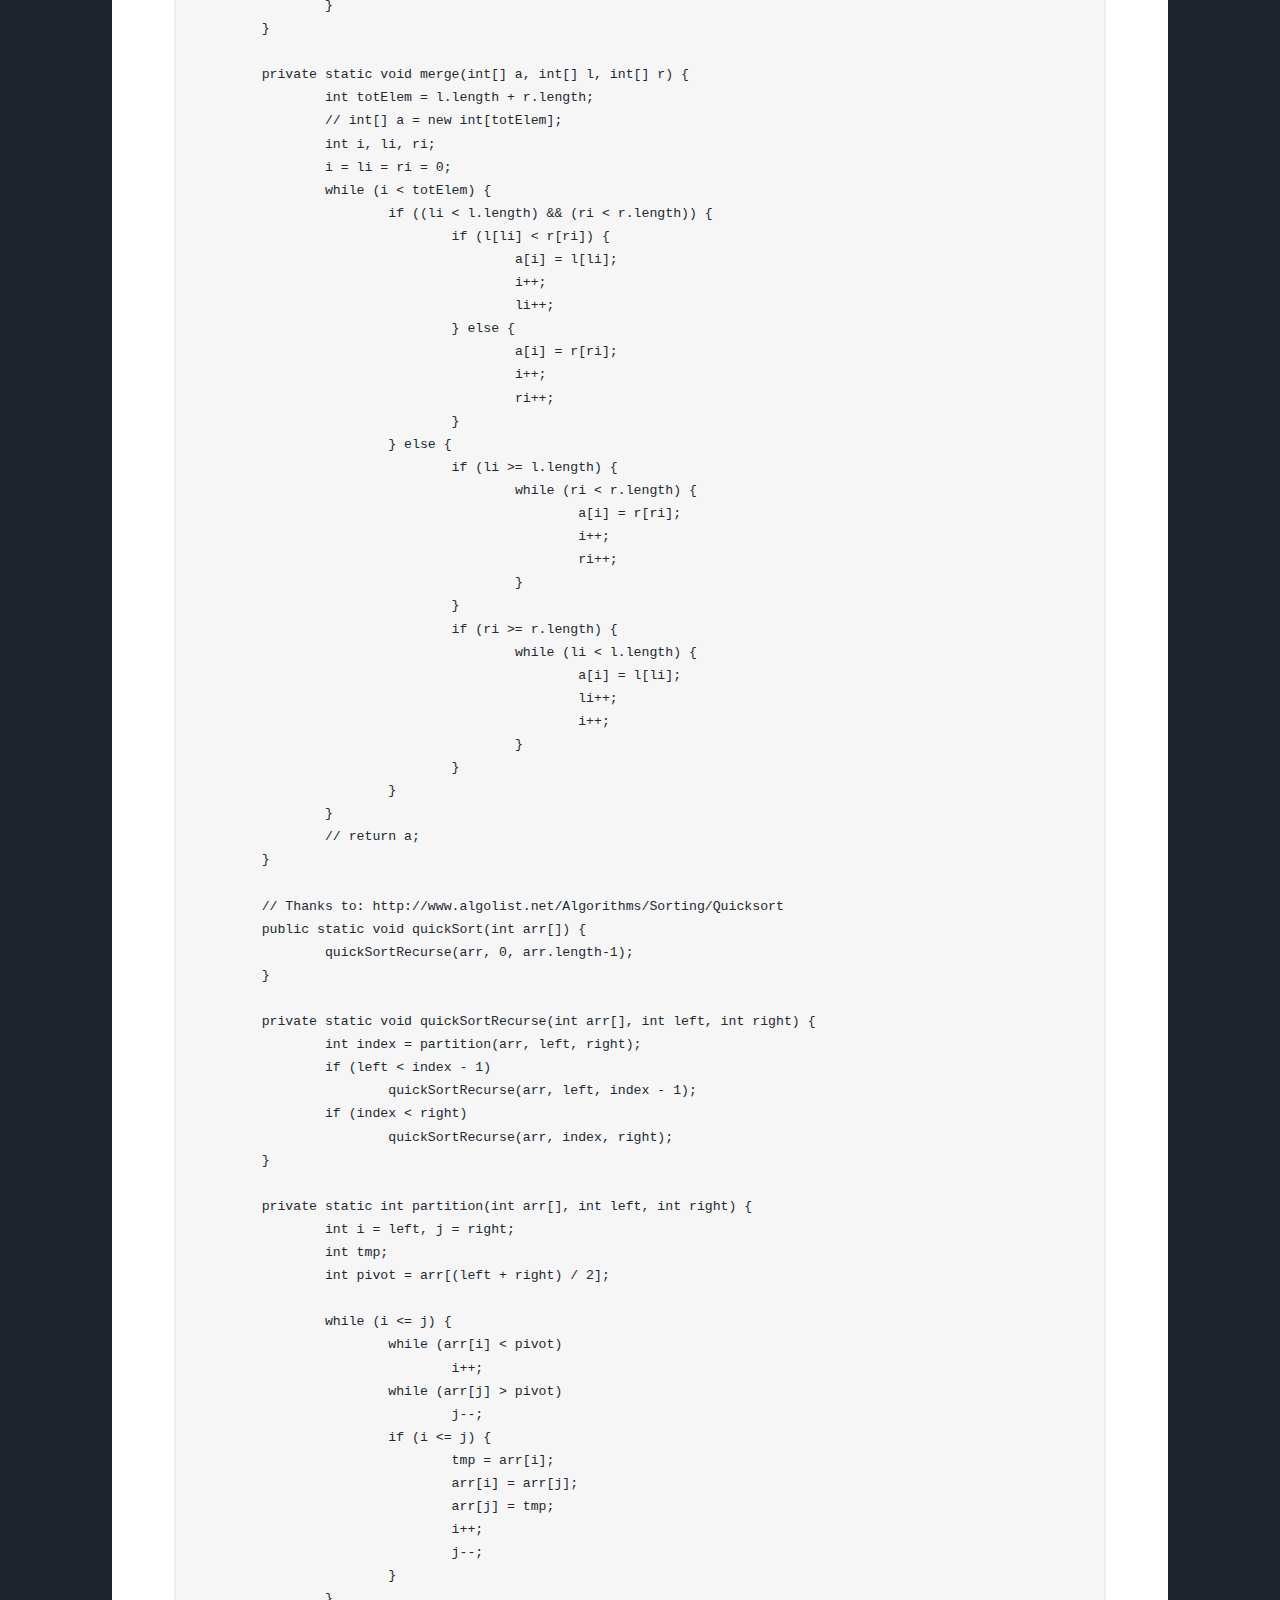
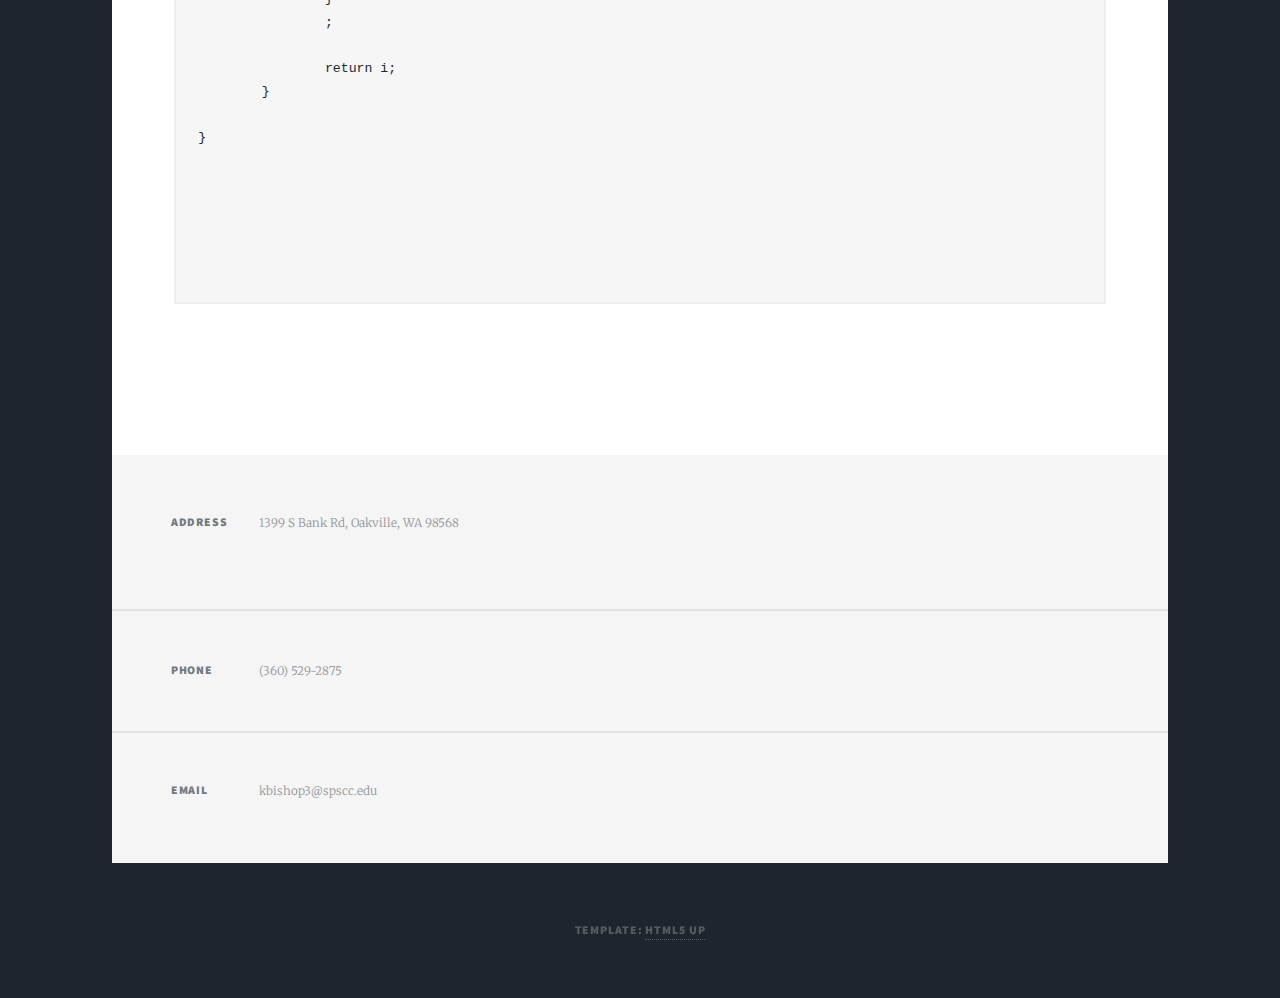
<file: rockpaperscissors.html>
<!DOCTYPE HTML>
<!--
	Massively by HTML5 UP
	html5up.net | @ajlkn
	Free for personal and commercial use under the CCA 3.0 license (html5up.net/license)
-->
<html>
	<head>
		<title>SortTimer</title>
		<meta charset="utf-8" />
		<meta name="viewport" content="width=device-width, initial-scale=1, user-scalable=no" />
		<link rel="stylesheet" href="assets/css/main.css" />
		<noscript><link rel="stylesheet" href="assets/css/noscript.css" /></noscript>
	</head>
	<body class="is-preload">

		<!-- Wrapper -->
			<div id="wrapper">

				<!-- Header -->
					<header id="header">
						<a href="index.html" class="logo">Portfolio</a>
					</header>

				<!-- Nav -->
					<nav id="nav">
						<ul class="links">
							<li><a href="index.html">Project page</a></li>
							<li><a href="generic.html">Experience Page</a></li>
							<li><a href="skills.html">Skills page</a></li>
							
                            <li class = "active"><a href="rockpaperscissors.html">Sort Timer</a></li>
							<!--	<li><a href="elements.html">Elements Reference</a></li> -->
						</ul>
						
					</nav>

				<!-- Main -->
					<div id="main">

						<!-- Post -->
							<section class="post">
								<header class="major">
									<h1>Sort Timer</h1>
									<p>This program times how long each sort takes, it isn't super advanced,<br />
                                        but does have some advanced aspects in it.
                                    </p>
								</header>
								<div class="image main"><img src="images/timer.jpg" alt="" /></div>
								<p>This is a program that takes the time it takes for each sort method to finish for each array, and then prints the time it took, and showcases knowledge on sorting algorithms. See result below </p>
                                <div class="image main"><img src="images/SortTimer.jpg" alt="" /></div>
                                <pre><code>
                                    

                                    //Kearnan Bishop on Sunday, May 22nd, 2022
package stuf;


import java.util.Arrays;
import java.util.Random;

public class SortTimer {

	// Please expand method main() to meet the lab requirements.
	
	// You have the following sorting methods available:
	// insertionSort(int[] a);
	// selectionSort(int[] a);
	// mergeSort(int[] a);
	// quickSort(int[] a);
	// The array will be in sorted order after the routines are called!
	// Be sure to re-randomize the array after each sort.
	
	public static void main(String[] args) {
		// Create and initialize arrays
		long quickSortDuration = 0;
		long mergeSortDuration = 0;
		long inSortDuration = 0;
		long selSortDuration = 0;
		int[] a = new int[50];
		int[] b = new int[5000];
		int[] c = new int[50000];
		int[] d = new int[500000];
		int[] e = new int[1000000];
		
		
		// credit to https://www.tutorialspoint.com/generate-a-random-array-of-integers-in-java#:~:text=In%20order%20to%20generate%20random,this%20random%20number%20generator%20sequence.
		Random rd = new Random();
		for (int i = 0; i < a.length; i++) {
	         a[i] = rd.nextInt(101);
		}
		rd = new Random();
		for (int i = 0; i < b.length; i++) {
	         b[i] = rd.nextInt(101);
		}
		rd = new Random();
		for (int i = 0; i < c.length; i++) {
	         c[i] = rd.nextInt(101);
		}
		rd = new Random();
		for (int i = 0; i < d.length; i++) {
	         d[i] = rd.nextInt(101);
		}
		rd = new Random();
		for (int i = 0; i < e.length; i++) {
	         e[i] = rd.nextInt(101);
		}
		// Check the time to sort array a
		long startTime = System.nanoTime();
		quickSort(a);
		long endTime = System.nanoTime();
		long duration = (endTime - startTime) / 1000l;
		quickSortDuration = duration;
		System.out.println("Working on an array of length " + a.length + ".");
		System.out.println("Quick sort: " + duration);	
		
		startTime = System.nanoTime();
		mergeSort(a);
		endTime = System.nanoTime();
		duration = (endTime - startTime) / 1000l;
		System.out.println("Merge sort: " + duration);	
		
		startTime = System.nanoTime();
		insertionSort(a);
		endTime = System.nanoTime();
		duration = (endTime - startTime) / 1000l;
		System.out.println("Insertion sort: " + duration);	
		
		startTime = System.nanoTime();
		selectionSort(a);
		endTime = System.nanoTime();
		duration = (endTime - startTime) / 1000l;
		System.out.println("Selection sort: " + duration);	
		System.out.println();
		
		//  b
		
		startTime = System.nanoTime();
		quickSort(b);
		endTime = System.nanoTime();
		duration = (endTime - startTime) / 1000l;
		quickSortDuration = duration;
		System.out.println("Working on an array of length " + b.length + ".");
		System.out.println("Quick sort: " + duration);	
		
		startTime = System.nanoTime();
		mergeSort(b);
		endTime = System.nanoTime();
		duration = (endTime - startTime) / 1000l;
		System.out.println("Merge sort: " + duration);	
		
		startTime = System.nanoTime();
		insertionSort(b);
		endTime = System.nanoTime();
		duration = (endTime - startTime) / 1000l;
		System.out.println("Insertion sort: " + duration);	
		
		startTime = System.nanoTime();
		selectionSort(b);
		endTime = System.nanoTime();
		duration = (endTime - startTime) / 1000l;
		System.out.println("Selection sort: " + duration);	
		System.out.println();
		
		// c
		
		startTime = System.nanoTime();
		quickSort(c);
		endTime = System.nanoTime();
		duration = (endTime - startTime) / 1000l;
		quickSortDuration = duration;
		System.out.println("Working on an array of length " + c.length + ".");
		System.out.println("Quick sort: " + duration);	
		
		startTime = System.nanoTime();
		mergeSort(c);
		endTime = System.nanoTime();
		duration = (endTime - startTime) / 1000l;
		System.out.println("Merge sort: " + duration);	
		
		startTime = System.nanoTime();
		insertionSort(c);
		endTime = System.nanoTime();
		duration = (endTime - startTime) / 1000l;
		System.out.println("Insertion sort: " + duration);	
		
		startTime = System.nanoTime();
		selectionSort(c);
		endTime = System.nanoTime();
		duration = (endTime - startTime) / 1000l;
		System.out.println("Selection sort: " + duration);	
		System.out.println();
		
		// d
		
		startTime = System.nanoTime();
		quickSort(d);
		endTime = System.nanoTime();
		duration = (endTime - startTime) / 1000l;
		quickSortDuration = duration;
		System.out.println("Working on an array of length " + d.length + ".");
		System.out.println("Quick sort: " + duration);	
		
		startTime = System.nanoTime();
		mergeSort(d);
		endTime = System.nanoTime();
		duration = (endTime - startTime) / 1000l;
		System.out.println("Merge sort: " + duration);	
		
		startTime = System.nanoTime();
		insertionSort(d);
		endTime = System.nanoTime();
		duration = (endTime - startTime) / 1000l;
		System.out.println("Insertion sort: " + duration);	
		
		startTime = System.nanoTime();
		selectionSort(d);
		endTime = System.nanoTime();
		duration = (endTime - startTime) / 1000l;
		System.out.println("Selection sort: " + duration);	
		System.out.println();
		
		// e
		
		startTime = System.nanoTime();
		quickSort(e);
		endTime = System.nanoTime();
		duration = (endTime - startTime) / 1000l;
		quickSortDuration = duration;
		System.out.println("Working on an array of length " + e.length + ".");
		System.out.println("Quick sort: " + duration);	
		
		startTime = System.nanoTime();
		mergeSort(e);
		endTime = System.nanoTime();
		duration = (endTime - startTime) / 1000l;
		System.out.println("Merge sort: " + duration);	
		
		startTime = System.nanoTime();
		insertionSort(e);
		endTime = System.nanoTime();
		duration = (endTime - startTime) / 1000l;
		System.out.println("Insertion sort: " + duration);	
		
		startTime = System.nanoTime();
		selectionSort(e);
		endTime = System.nanoTime();
		duration = (endTime - startTime) / 1000l;
		System.out.println("Selection sort: " + duration);	
		System.out.println();
		
	}

	
	
	

	
	
	
	
	
	
	//
	// ###############################################################
	//


	
	// Thanks to https://www.javatpoint.com/insertion-sort-in-java
	public static void insertionSort(int array[]) {
		int n = array.length;
		for (int j = 1; j < n; j++) {
			int key = array[j];
			int i = j - 1;
			while ((i > -1) && (array[i] > key)) {
				array[i + 1] = array[i];
				i--;
			}
			array[i + 1] = key;
		}
	}

	// Thanks to
	// http://www.java2novice.com/java-sorting-algorithms/selection-sort/
	public static void selectionSort(int[] arr) {
		for (int i = 0; i < arr.length - 1; i++) {
			int index = i;
			for (int j = i + 1; j < arr.length; j++)
				if (arr[j] < arr[index])
					index = j;

			int smallerNumber = arr[index];
			arr[index] = arr[i];
			arr[i] = smallerNumber;
		}
	}

	// Thanks to http://stackoverflow.com/questions/13727030/mergesort-in-java
	public static void mergeSort(int[] A) {
		if (A.length > 1) {
			int q = A.length / 2;

			// changed range of leftArray from 0-to-q to 0-to-(q-1)
			int[] leftArray = Arrays.copyOfRange(A, 0, q - 1);
			// changed range of rightArray from q-to-A.length to
			// q-to-(A.length-1)
			int[] rightArray = Arrays.copyOfRange(A, q, A.length - 1);

			mergeSort(leftArray);
			mergeSort(rightArray);

			merge(A, leftArray, rightArray);
		}
	}

	private static void merge(int[] a, int[] l, int[] r) {
		int totElem = l.length + r.length;
		// int[] a = new int[totElem];
		int i, li, ri;
		i = li = ri = 0;
		while (i < totElem) {
			if ((li < l.length) && (ri < r.length)) {
				if (l[li] < r[ri]) {
					a[i] = l[li];
					i++;
					li++;
				} else {
					a[i] = r[ri];
					i++;
					ri++;
				}
			} else {
				if (li >= l.length) {
					while (ri < r.length) {
						a[i] = r[ri];
						i++;
						ri++;
					}
				}
				if (ri >= r.length) {
					while (li < l.length) {
						a[i] = l[li];
						li++;
						i++;
					}
				}
			}
		}
		// return a;
	}

	// Thanks to: http://www.algolist.net/Algorithms/Sorting/Quicksort
	public static void quickSort(int arr[]) {
		quickSortRecurse(arr, 0, arr.length-1);
	}
	
	private static void quickSortRecurse(int arr[], int left, int right) {
		int index = partition(arr, left, right);
		if (left < index - 1)
			quickSortRecurse(arr, left, index - 1);
		if (index < right)
			quickSortRecurse(arr, index, right);
	}

	private static int partition(int arr[], int left, int right) {
		int i = left, j = right;
		int tmp;
		int pivot = arr[(left + right) / 2];

		while (i <= j) {
			while (arr[i] < pivot)
				i++;
			while (arr[j] > pivot)
				j--;
			if (i <= j) {
				tmp = arr[i];
				arr[i] = arr[j];
				arr[j] = tmp;
				i++;
				j--;
			}
		}
		;

		return i;
	}

}





                                </code>
                                </pre>

                                </section>

					</div>

				<!-- Footer -->
					<footer id="footer">
						
						<section class="split contact">
							<section class="alt">
								<h3>Address</h3>
								<p> 								<p> 1399 S Bank Rd, Oakville, WA 98568<br />
									<br />
								</p>
							</section>
							<section>
								<h3>Phone</h3>
								<p>(360) 529-2875</p>
							</section>
							<section>
								<h3>Email</h3>
								<p>kbishop3@spscc.edu</p>
							</section>
							
						</section>
					</footer>

				<!-- Copyright -->
                <div id="copyright">
                    <ul><li>Template: <a href="https://html5up.net">HTML5 UP</a></li></ul>
                </div>

			</div>

		<!-- Scripts -->
			<script src="assets/js/jquery.min.js"></script>
			<script src="assets/js/jquery.scrollex.min.js"></script>
			<script src="assets/js/jquery.scrolly.min.js"></script>
			<script src="assets/js/browser.min.js"></script>
			<script src="assets/js/breakpoints.min.js"></script>
			<script src="assets/js/util.js"></script>
			<script src="assets/js/main.js"></script>

	</body>
</html>
</file>
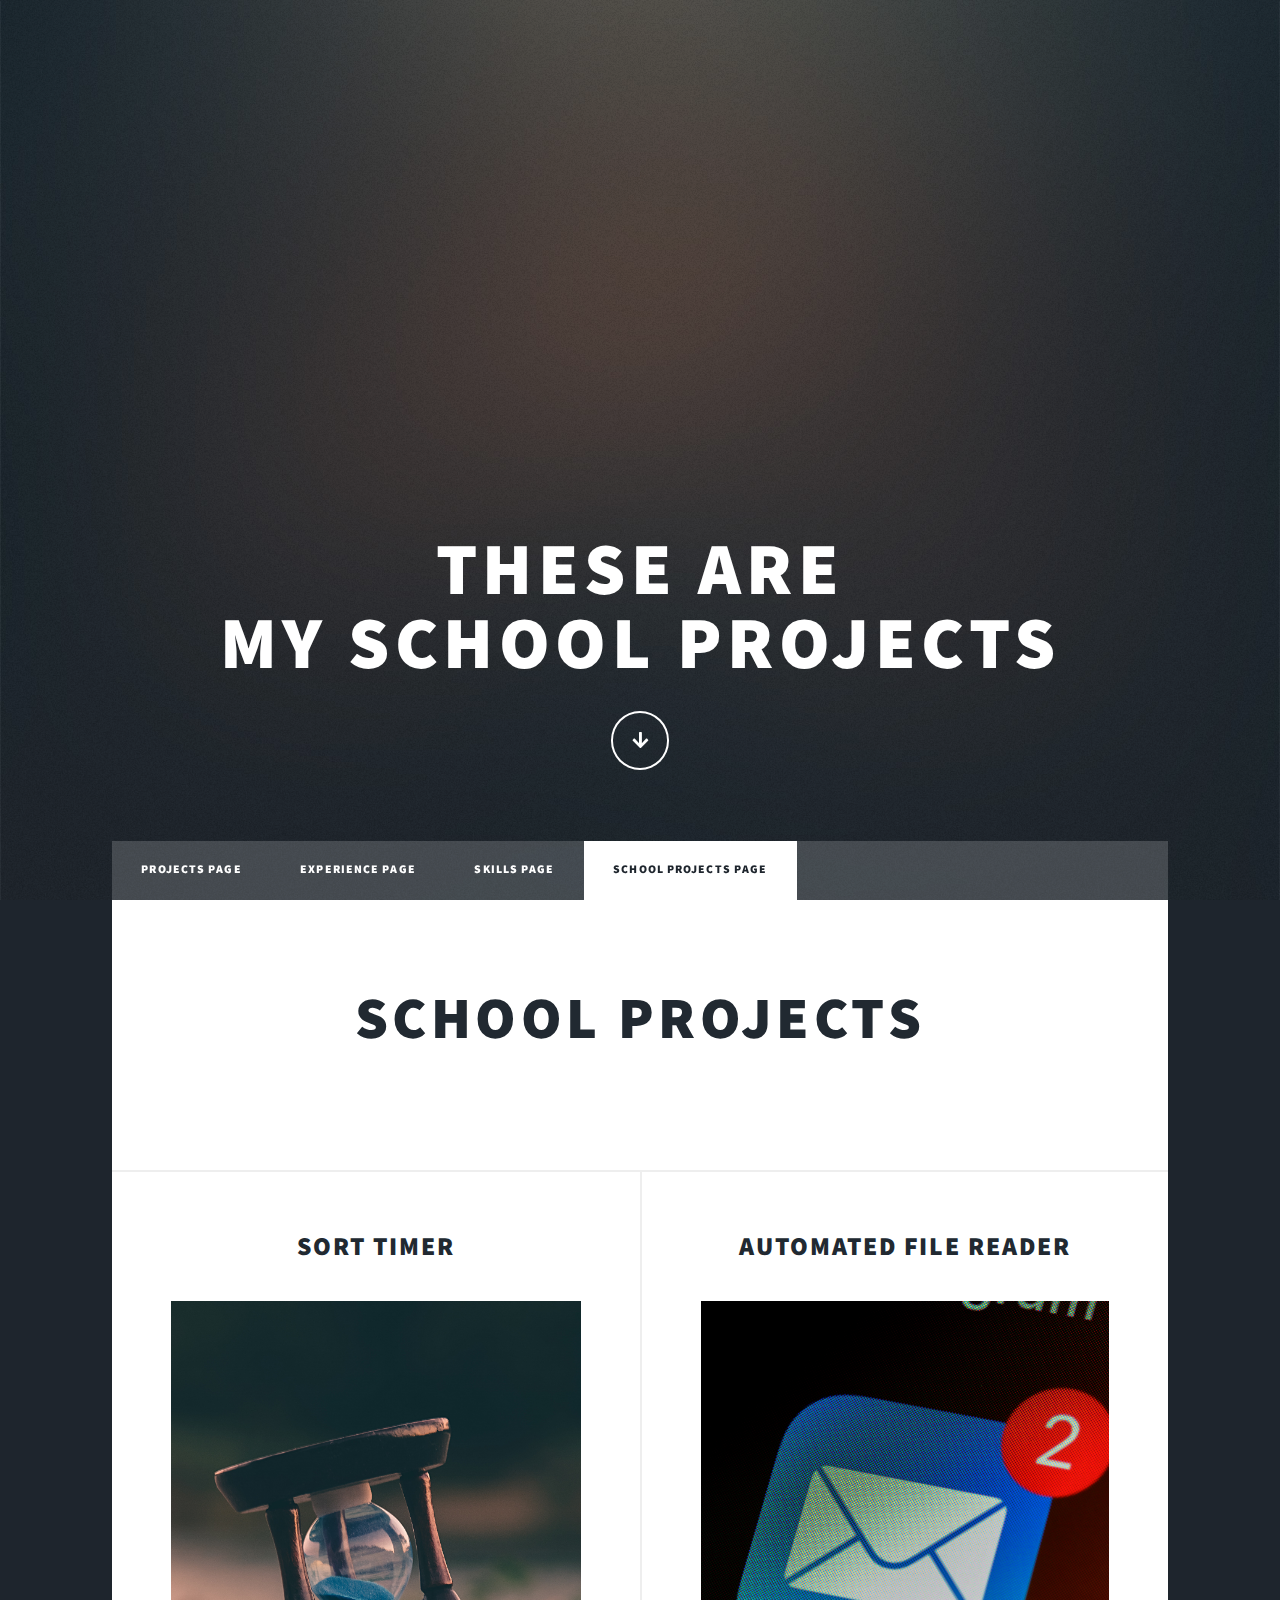
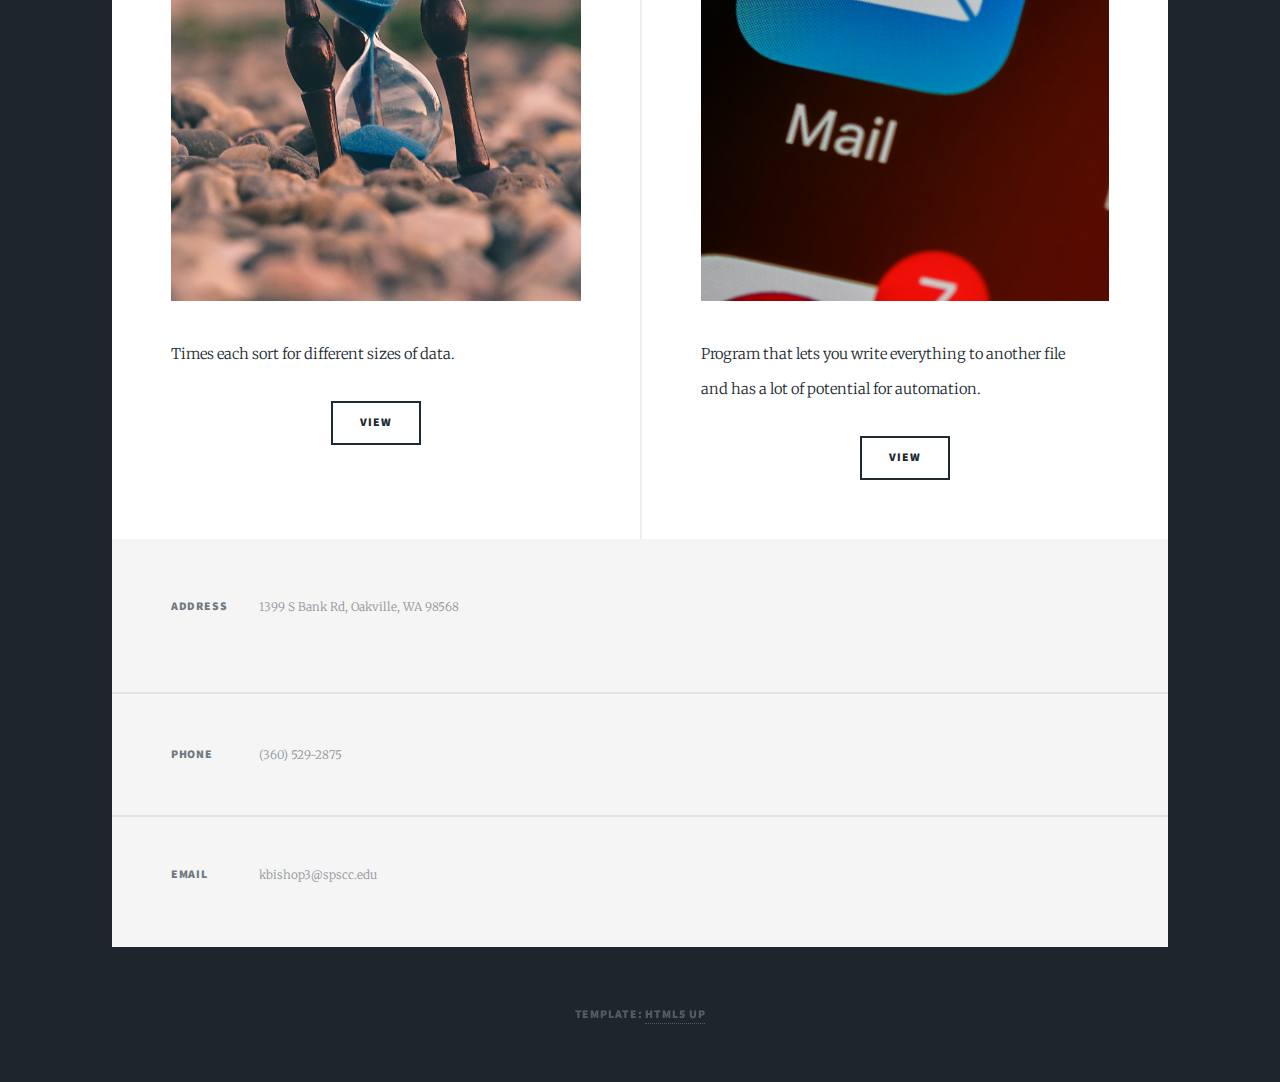
<file: schoolprojects.html>
<!DOCTYPE HTML>
<!--
	Massively by HTML5 UP
	html5up.net | @ajlkn
	yof

	Free for personal and commercial use under the CCA 3.0 license (html5up.net/license)
-->
<html>
	<head>
		<title>School projects</title>
		<meta charset="utf-8" />
		<meta name="viewport" content="width=device-width, initial-scale=1, user-scalable=no" />
		<link rel="stylesheet" href="assets/css/main.css" />
		<noscript><link rel="stylesheet" href="assets/css/noscript.css" /></noscript>
	</head>
	<body class="is-preload">

		<!-- Wrapper -->
			<div id="wrapper" class="fade-in">

				<!-- Intro -->
					<div id="intro">
						<h1>These are<br />
						My school projects</h1>
						
						<ul class="actions">
							<li><a href="#header" class="button icon solid solo fa-arrow-down scrolly">Continue</a></li>
						</ul>
					</div>

				<!-- Header -->
					<header id="header">
						<a href="index.html" class="logo">Portfolio</a>
					</header>

				<!-- Nav -->
					<nav id="nav">
						<ul class="links">
							<li><a href="index.html">Projects page</a></li>
							<li><a href="generic.html">Experience Page</a></li>
							<li><a href="skills.html">Skills page</a></li>
							
                            <li class = "active"><a href="schoolprojects.html">School projects Page</a></li>
							<!-- <li><a href="elements.html">Elements Reference</a></li> -->
						</ul>
						
					</nav>

				<!-- Main -->
					<div id="main">

						<!-- Featured Post -->
							<article class="post featured">
								<header class="major">
									
									<h2><a href="#">School Projects</a></h2>
									
								</header>
								
							</article>

						<!-- Posts -->
							<section class="posts">
								<article>
									<header>
										
										<h2><a href="rockpaperscissors.html">Sort Timer<br />
										</a></h2>
									</header>
									<a href="rockpaperscissors.html" class="image fit"><img src="images/timer.jpg" alt="" /></a>
									<p>Times each sort for different sizes of data.</p>
									<ul class="actions special">
										<li><a href="rockpaperscissors.html" class="button">View</a></li>
									</ul>
								</article>
								<article>
						
										<h2><a href="TeamProject.html">Automated file reader<br />
										</a></h2>
									</header>
									<a href="TeamProject.html" class="image fit"><img src="images/email.jpg" alt="" /></a>
									<p>Program that lets you write everything to another file<br />
										and has a lot of potential for automation.	
									</p>
									
									<ul class="actions special">
										<li><a href="TeamProject.html" class="button">View</a></li>
									</ul>
								</article>
								
							</section>

						<!-- Footer -->
							

					</div>

				<!-- Footer -->
					<footer id="footer">
						<section class="split contact">
							<section class="alt">
								<h3>Address</h3>
								<p> 								<p> 1399 S Bank Rd, Oakville, WA 98568<br />
									<br />
								</p>
							</section>
							<section>
								<h3>Phone</h3>
								<p>(360) 529-2875</p>
							</section>
							<section>
								<h3>Email</h3>
								<p>kbishop3@spscc.edu</p>
							</section>
							
						</section>
					</footer>

				<!-- Copyright -->
                <div id="copyright">
                    <ul><li>Template: <a href="https://html5up.net">HTML5 UP</a></li></ul>
                </div>

			</div>

		<!-- Scripts -->
			<script src="assets/js/jquery.min.js"></script>
			<script src="assets/js/jquery.scrollex.min.js"></script>
			<script src="assets/js/jquery.scrolly.min.js"></script>
			<script src="assets/js/browser.min.js"></script>
			<script src="assets/js/breakpoints.min.js"></script>
			<script src="assets/js/util.js"></script>
			<script src="assets/js/main.js"></script>

	</body>
</html>
</file>
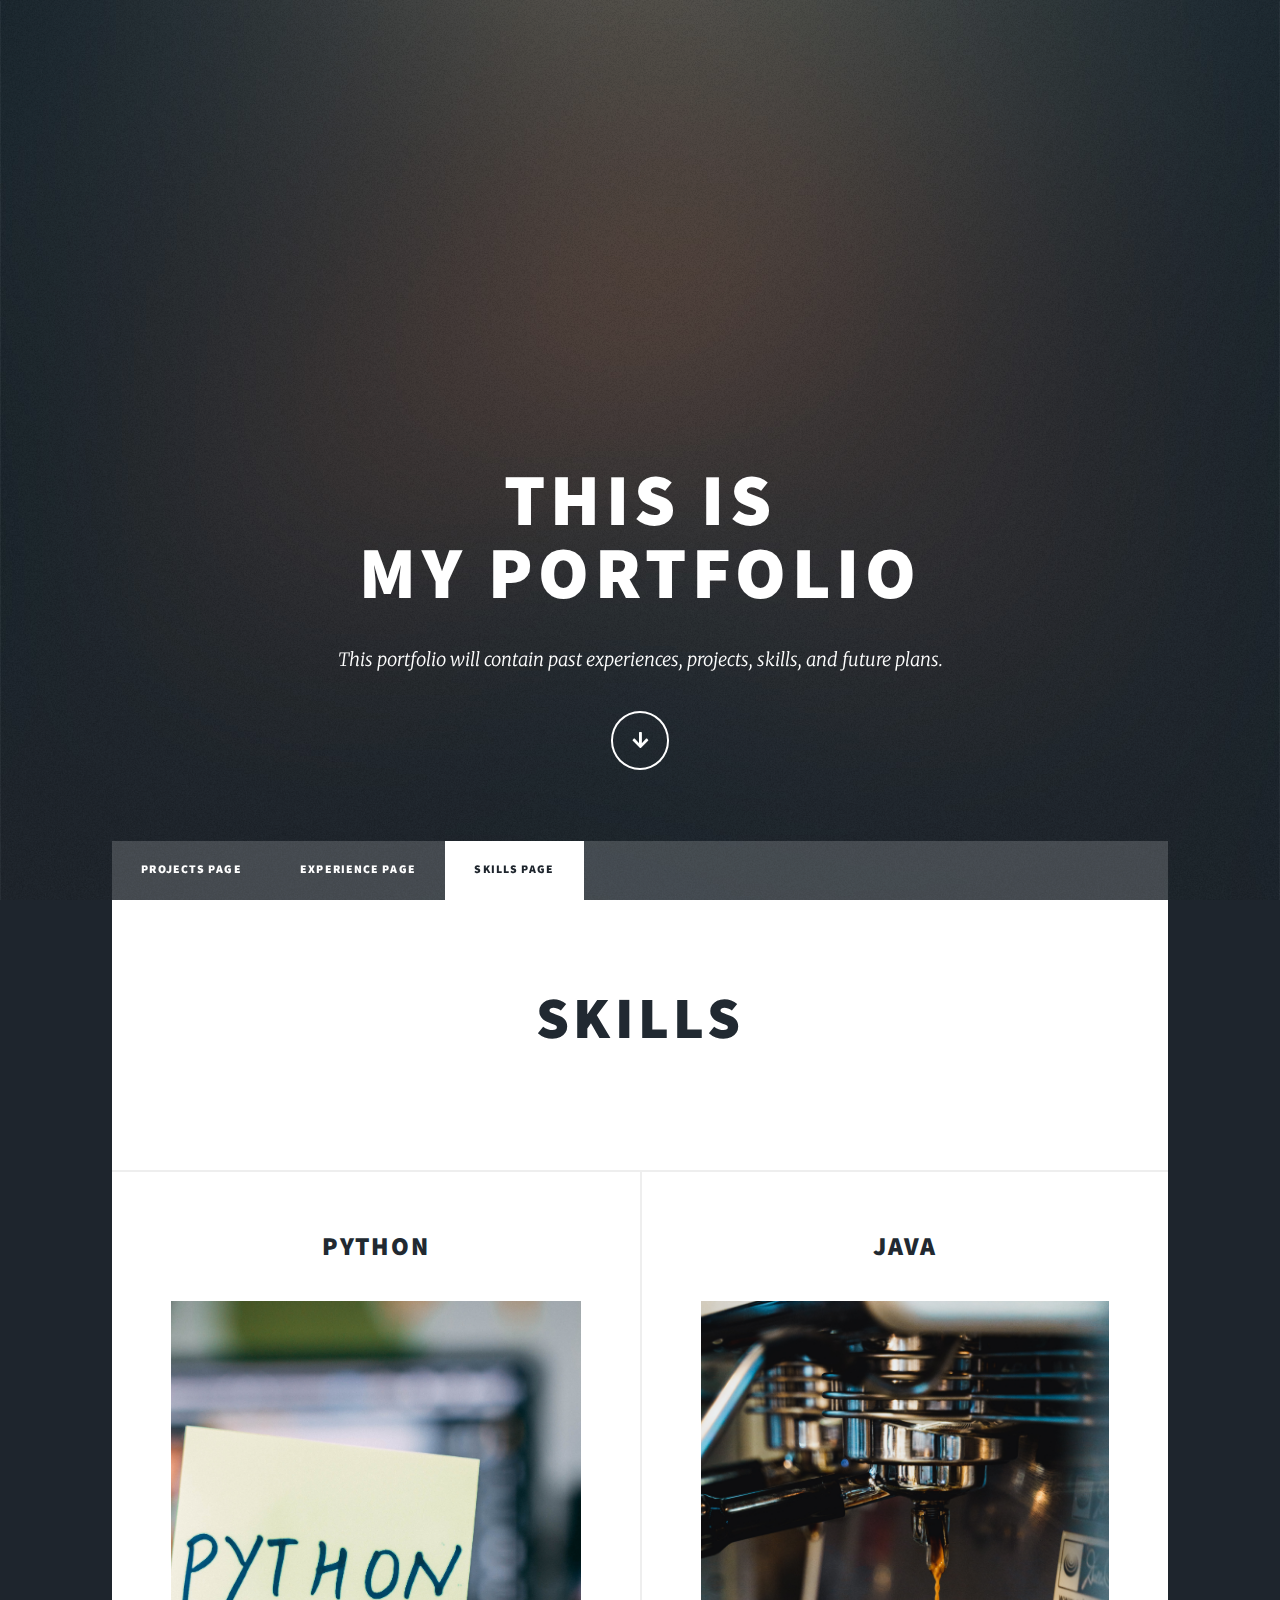
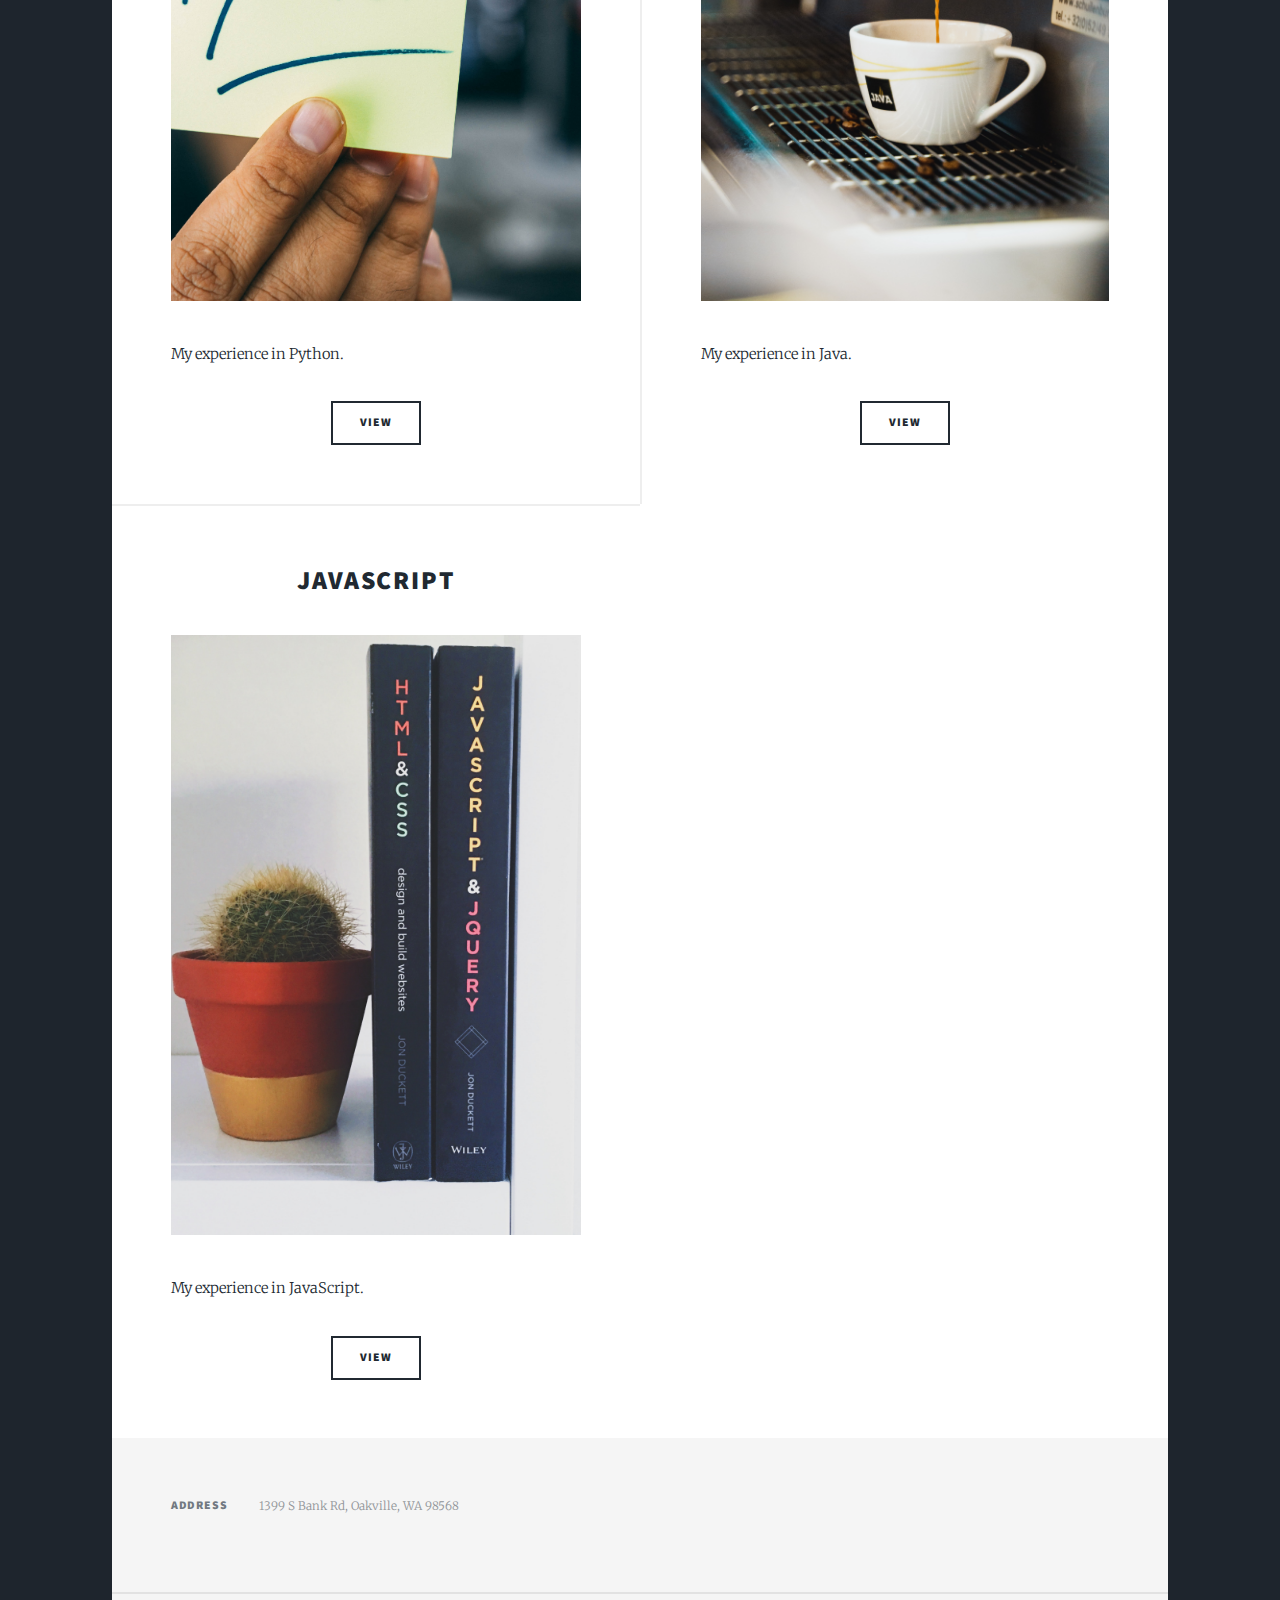
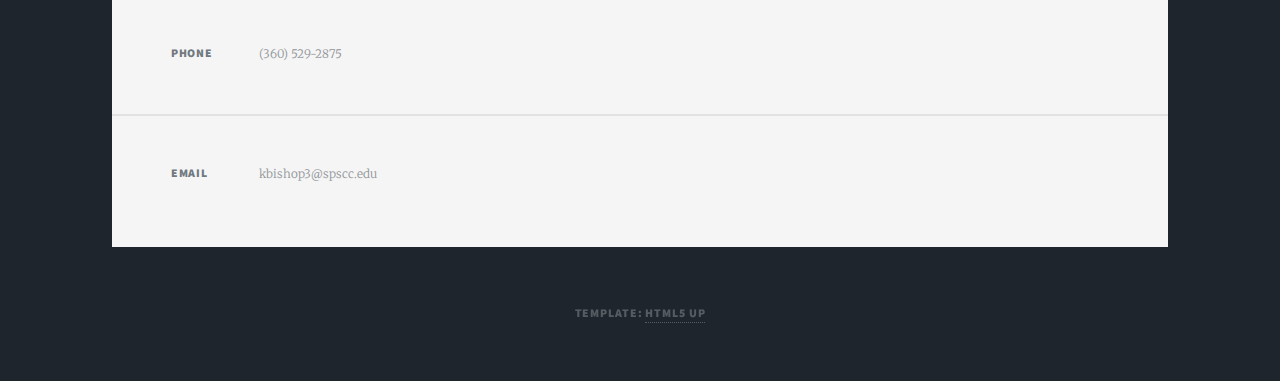
<file: skills.html>
<!DOCTYPE HTML>
<!--
	Massively by HTML5 UP
	html5up.net | @ajlkn
	yof

	Free for personal and commercial use under the CCA 3.0 license (html5up.net/license)
-->
<html>
	<head>
		<title>Online portfolio</title>
		<meta charset="utf-8" />
		<meta name="viewport" content="width=device-width, initial-scale=1, user-scalable=no" />
		<link rel="stylesheet" href="assets/css/main.css" />
		<noscript><link rel="stylesheet" href="assets/css/noscript.css" /></noscript>
	</head>
	<body class="is-preload">

		<!-- Wrapper -->
			<div id="wrapper" class="fade-in">

				<!-- Intro -->
					<div id="intro">
						<h1>This is<br />
						My portfolio</h1>
						<p> This portfolio will contain past experiences, projects, skills, and future plans.
						</p>
						<ul class="actions">
							<li><a href="#header" class="button icon solid solo fa-arrow-down scrolly">Continue</a></li>
						</ul>
					</div>

				<!-- Header -->
					<header id="header">
						<a href="index.html" class="logo">Portfolio</a>
					</header>

				<!-- Nav -->
					<nav id="nav">
						<ul class="links">
							<li><a href="index.html">Projects page</a></li>
                            <li><a href="generic.html">Experience page</a></li>
							
							<li  class="active"><a href="skills.html">Skills Page</a></li>
							<!-- <li><a href="elements.html">Elements Reference</a></li> -->
						</ul>
						
					</nav>

				<!-- Main -->
					<div id="main">

						<!-- Featured Post -->
							<article class="post featured">
								<header class="major">
									
									<h2><a href="#">Skills</a></h2>
									
								</header>
								
							</article>

						<!-- Posts -->
							<section class="posts">
								<article>
									<header>
										
										<h2><a href="python.html">Python<br />
										</a></h2>
									</header>
									<a href="python.html" class="image fit"><img src="images/Python.jpg" alt="" /></a>
									<p>My experience in Python.</p>
									<ul class="actions special">
										<li><a href="python.html" class="button">View</a></li>
									</ul>
								</article>
								<article>
						
										<h2><a href="java.html">Java<br />
										</a></h2>
									</header>
									<a href="java.html" class="image fit"><img src="images/Java.jpg" alt="" /></a>
									<p> My experience in Java.
									</p>
									
									<ul class="actions special">
										<li><a href="java.html" class="button">View</a></li>
									</ul>
								</article>
                                <article>
						
                                    <h2><a href="js.html">JavaScript<br />
                                    </a></h2>
                                </header>
                                <a href="js.html" class="image fit"><img src="images/js.jpg" alt="" /></a>
                                <p> My experience in JavaScript.
                                </p>
                                
                                <ul class="actions special">
                                    <li><a href="js.html" class="button">View</a></li>
                                </ul>
                            </article>
								
							</section>

						<!-- Footer -->
							

					</div>

				<!-- Footer -->
					<footer id="footer">
						<section class="split contact">
							<section class="alt">
								<h3>Address</h3>
								<p> 								<p> 1399 S Bank Rd, Oakville, WA 98568<br />
                                    <br />
								</p>
							</section>
							<section>
								<h3>Phone</h3>
								<p>(360) 529-2875</p>
							</section>
							<section>
								<h3>Email</h3>
								<p>kbishop3@spscc.edu</p>
							</section>
							
						</section>
					</footer>

				<!-- Copyright -->
				<div id="copyright">
					<ul><li>Template: <a href="https://html5up.net">HTML5 UP</a></li></ul>
				</div>

			</div>

		<!-- Scripts -->
			<script src="assets/js/jquery.min.js"></script>
			<script src="assets/js/jquery.scrollex.min.js"></script>
			<script src="assets/js/jquery.scrolly.min.js"></script>
			<script src="assets/js/browser.min.js"></script>
			<script src="assets/js/breakpoints.min.js"></script>
			<script src="assets/js/util.js"></script>
			<script src="assets/js/main.js"></script>

	</body>
</html>
</file>
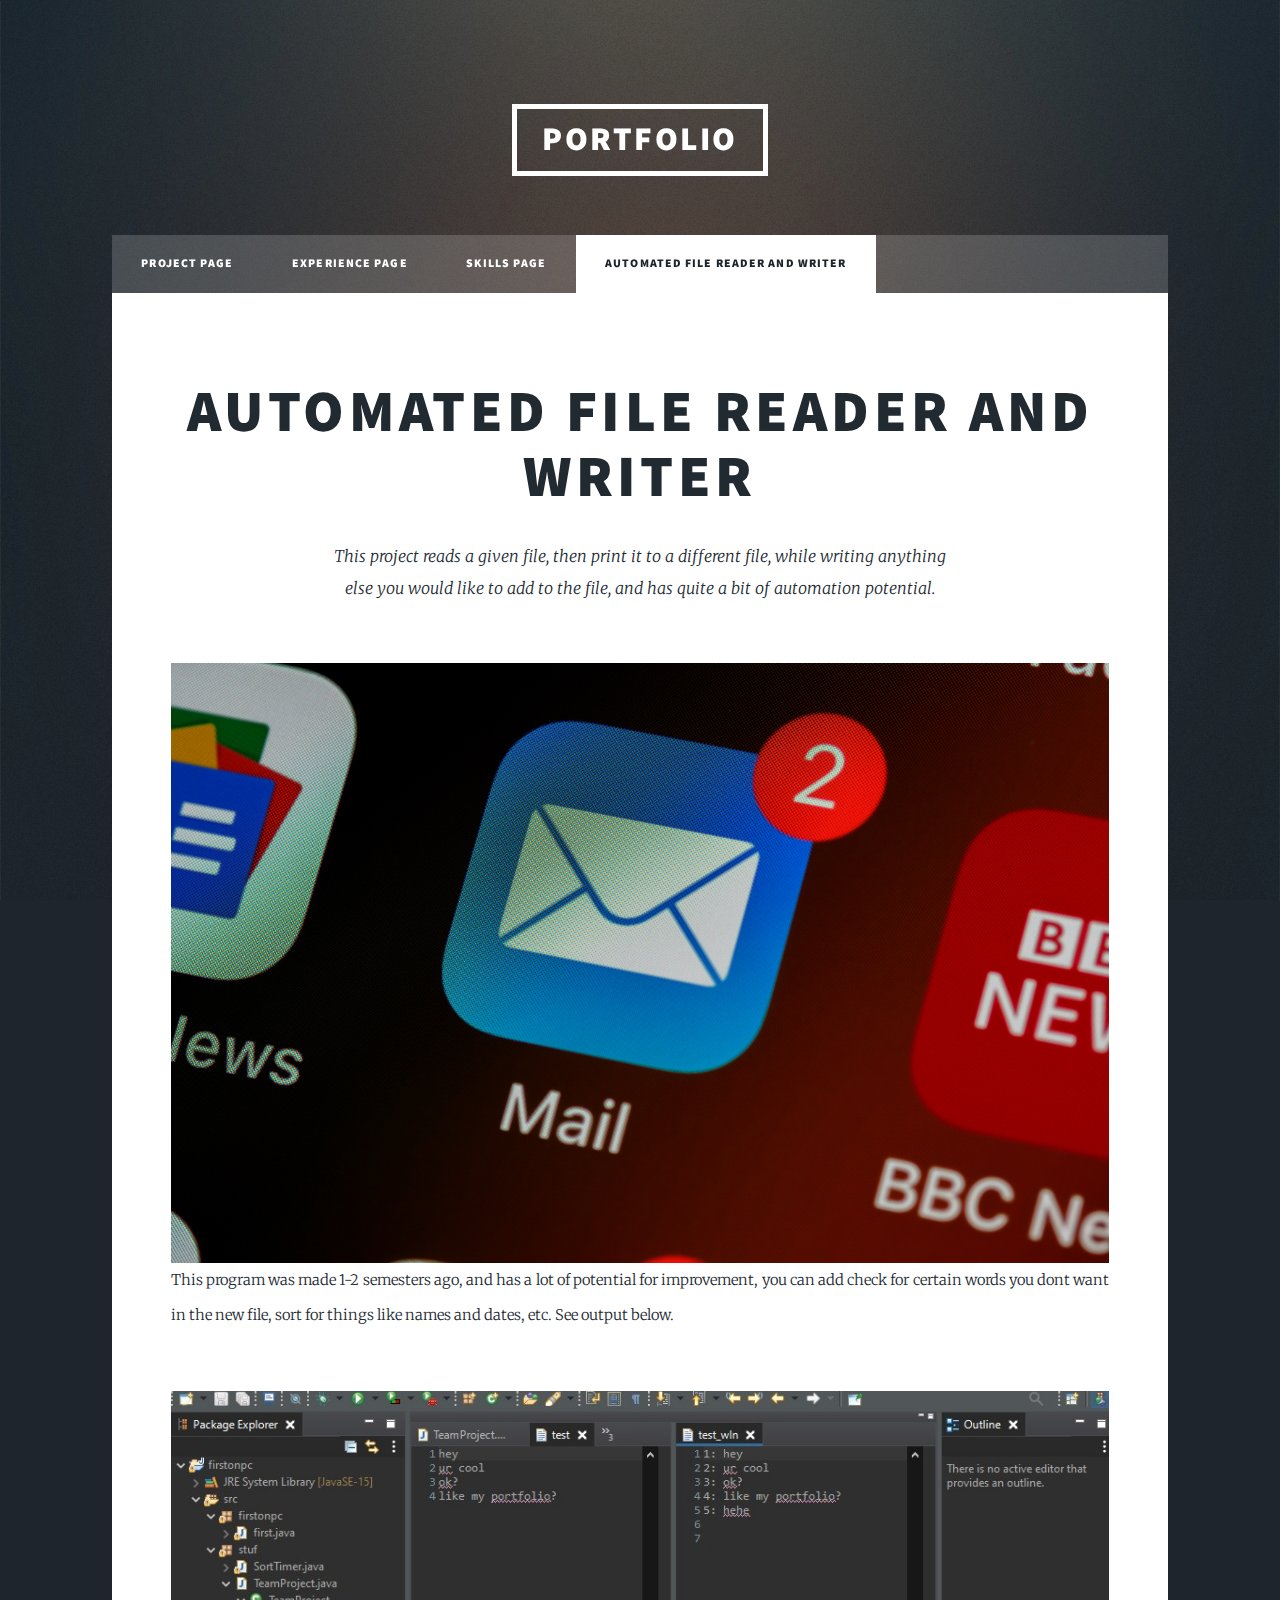
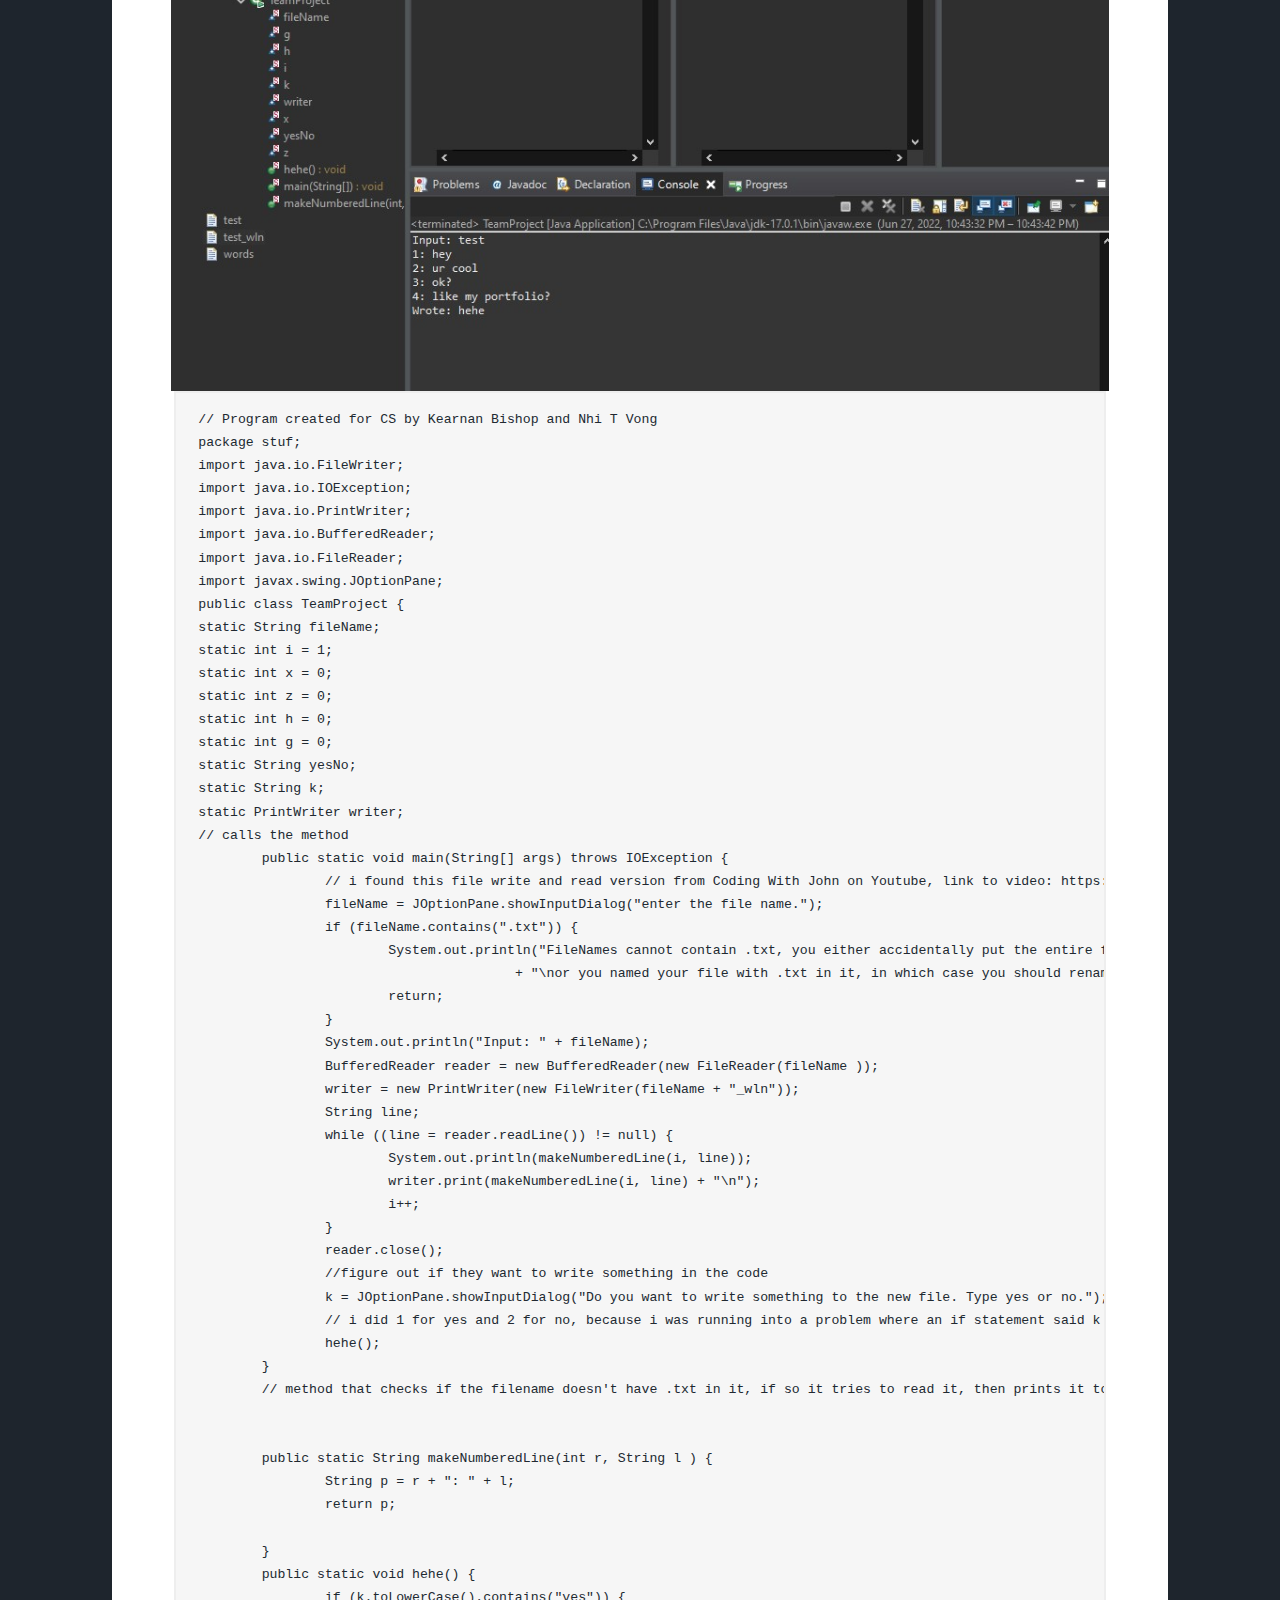
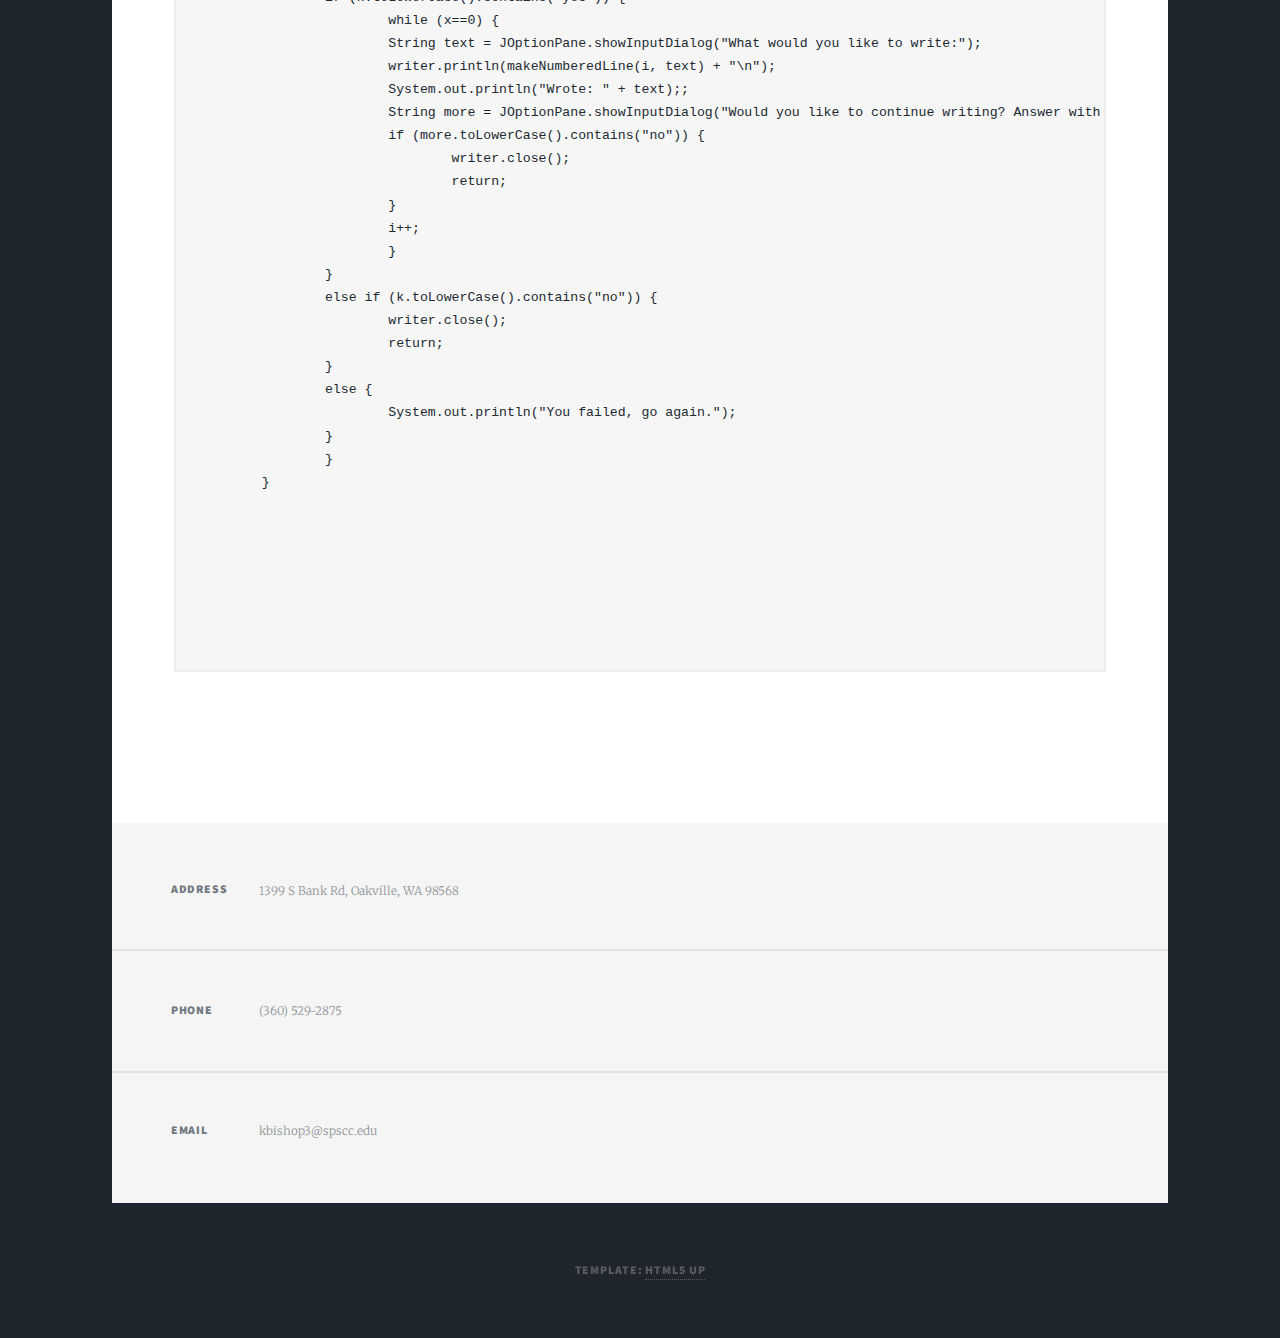
<file: TeamProject.html>
<!DOCTYPE HTML>
<!--
	Massively by HTML5 UP
	html5up.net | @ajlkn
	Free for personal and commercial use under the CCA 3.0 license (html5up.net/license)
-->
<html>
	<head>
		<title>File Reader and Writer</title>
		<meta charset="utf-8" />
		<meta name="viewport" content="width=device-width, initial-scale=1, user-scalable=no" />
		<link rel="stylesheet" href="assets/css/main.css" />
		<noscript><link rel="stylesheet" href="assets/css/noscript.css" /></noscript>
	</head>
	<body class="is-preload">

		<!-- Wrapper -->
			<div id="wrapper">

				<!-- Header -->
					<header id="header">
						<a href="index.html" class="logo">Portfolio</a>
					</header>

				<!-- Nav -->
					<nav id="nav">
						<ul class="links">
							<li><a href="index.html">Project page</a></li>
							<li><a href="generic.html">Experience Page</a></li>
							<li><a href="skills.html">Skills page</a></li>
							
                            <li class = "active"><a href="TeamProject.html">Automated File reader and writer</a></li>
							<!--	<li><a href="elements.html">Elements Reference</a></li> -->
						</ul>
						
					</nav>

				<!-- Main -->
					<div id="main">

						<!-- Post -->
							<section class="post">
								<header class="major">
									<h1>Automated file reader and writer</h1>
									<p>This project reads a given file, then print it to a different file, while writing anything<br />
                                        else you would like to add to the file, and has quite a bit of automation potential.
                                    </p>
								</header>
								<div class="image main"><img src="images/email.jpg" /> </div>
								<p>This program was made 1-2 semesters ago, and has a lot of potential for improvement, you can add check for certain words you dont want in the new file, sort for things like names and dates, etc. See output below.
                                </p>
                                <div class="image main"><img src="images/reader.jpg" /> </div>
                                <pre><code>// Program created for CS by Kearnan Bishop and Nhi T Vong
package stuf;
import java.io.FileWriter;
import java.io.IOException;
import java.io.PrintWriter;
import java.io.BufferedReader;
import java.io.FileReader;
import javax.swing.JOptionPane;
public class TeamProject {
static String fileName;
static int i = 1;
static int x = 0;
static int z = 0;
static int h = 0;
static int g = 0;
static String yesNo;
static String k;
static PrintWriter writer;
// calls the method
	public static void main(String[] args) throws IOException {
		// i found this file write and read version from Coding With John on Youtube, link to video: https://www.youtube.com/watch?v=ScUJx4aWRi0
		fileName = JOptionPane.showInputDialog("enter the file name.");
		if (fileName.contains(".txt")) {
			System.out.println("FileNames cannot contain .txt, you either accidentally put the entire file with .txt at the end. "
					+ "\nor you named your file with .txt in it, in which case you should rename it.");
			return;
		}
		System.out.println("Input: " + fileName);
		BufferedReader reader = new BufferedReader(new FileReader(fileName ));
		writer = new PrintWriter(new FileWriter(fileName + "_wln"));
		String line;
		while ((line = reader.readLine()) != null) {
			System.out.println(makeNumberedLine(i, line));
			writer.print(makeNumberedLine(i, line) + "\n");
			i++;
		}
		reader.close();
		//figure out if they want to write something in the code
		k = JOptionPane.showInputDialog("Do you want to write something to the new file. Type yes or no.");
		// i did 1 for yes and 2 for no, because i was running into a problem where an if statement said k did not equal Yes, however when i printed it, it did.
		hehe();
	}
	// method that checks if the filename doesn't have .txt in it, if so it tries to read it, then prints it to a new file


	public static String makeNumberedLine(int r, String l ) {
		String p = r + ": " + l;
		return p;
		
	}
	public static void hehe() {
		if (k.toLowerCase().contains("yes")) {
			while (x==0) {
			String text = JOptionPane.showInputDialog("What would you like to write:");
			writer.println(makeNumberedLine(i, text) + "\n");
			System.out.println("Wrote: " + text);;
			String more = JOptionPane.showInputDialog("Would you like to continue writing? Answer with 1 for yes, 2 for no.");
			if (more.toLowerCase().contains("no")) {
				writer.close();
				return;
			}
			i++;
			}
		}
		else if (k.toLowerCase().contains("no")) {
			writer.close();
			return;
		}
		else {
			System.out.println("You failed, go again.");
		}
		}
	}






                                </code>
                                </pre>
                                </section>

					</div>

				<!-- Footer -->
					<footer id="footer">
						
						<section class="split contact">
							<section class="alt">
								<h3>Address</h3>
								<p>1399 S Bank Rd, Oakville, WA 98568</p>
								
							</section>
							<section>
								<h3>Phone</h3>
								<p>(360) 529-2875</p>
							</section>
							<section>
								<h3>Email</h3>
								<p>kbishop3@spscc.edu</p>
							</section>
							
						</section>
					</footer>

				<!-- Copyright -->
                <div id="copyright">
                    <ul><li>Template: <a href="https://html5up.net">HTML5 UP</a></li></ul>
                </div>

			</div>

		<!-- Scripts -->
			<script src="assets/js/jquery.min.js"></script>
			<script src="assets/js/jquery.scrollex.min.js"></script>
			<script src="assets/js/jquery.scrolly.min.js"></script>
			<script src="assets/js/browser.min.js"></script>
			<script src="assets/js/breakpoints.min.js"></script>
			<script src="assets/js/util.js"></script>
			<script src="assets/js/main.js"></script>

	</body>
</html>
</file>
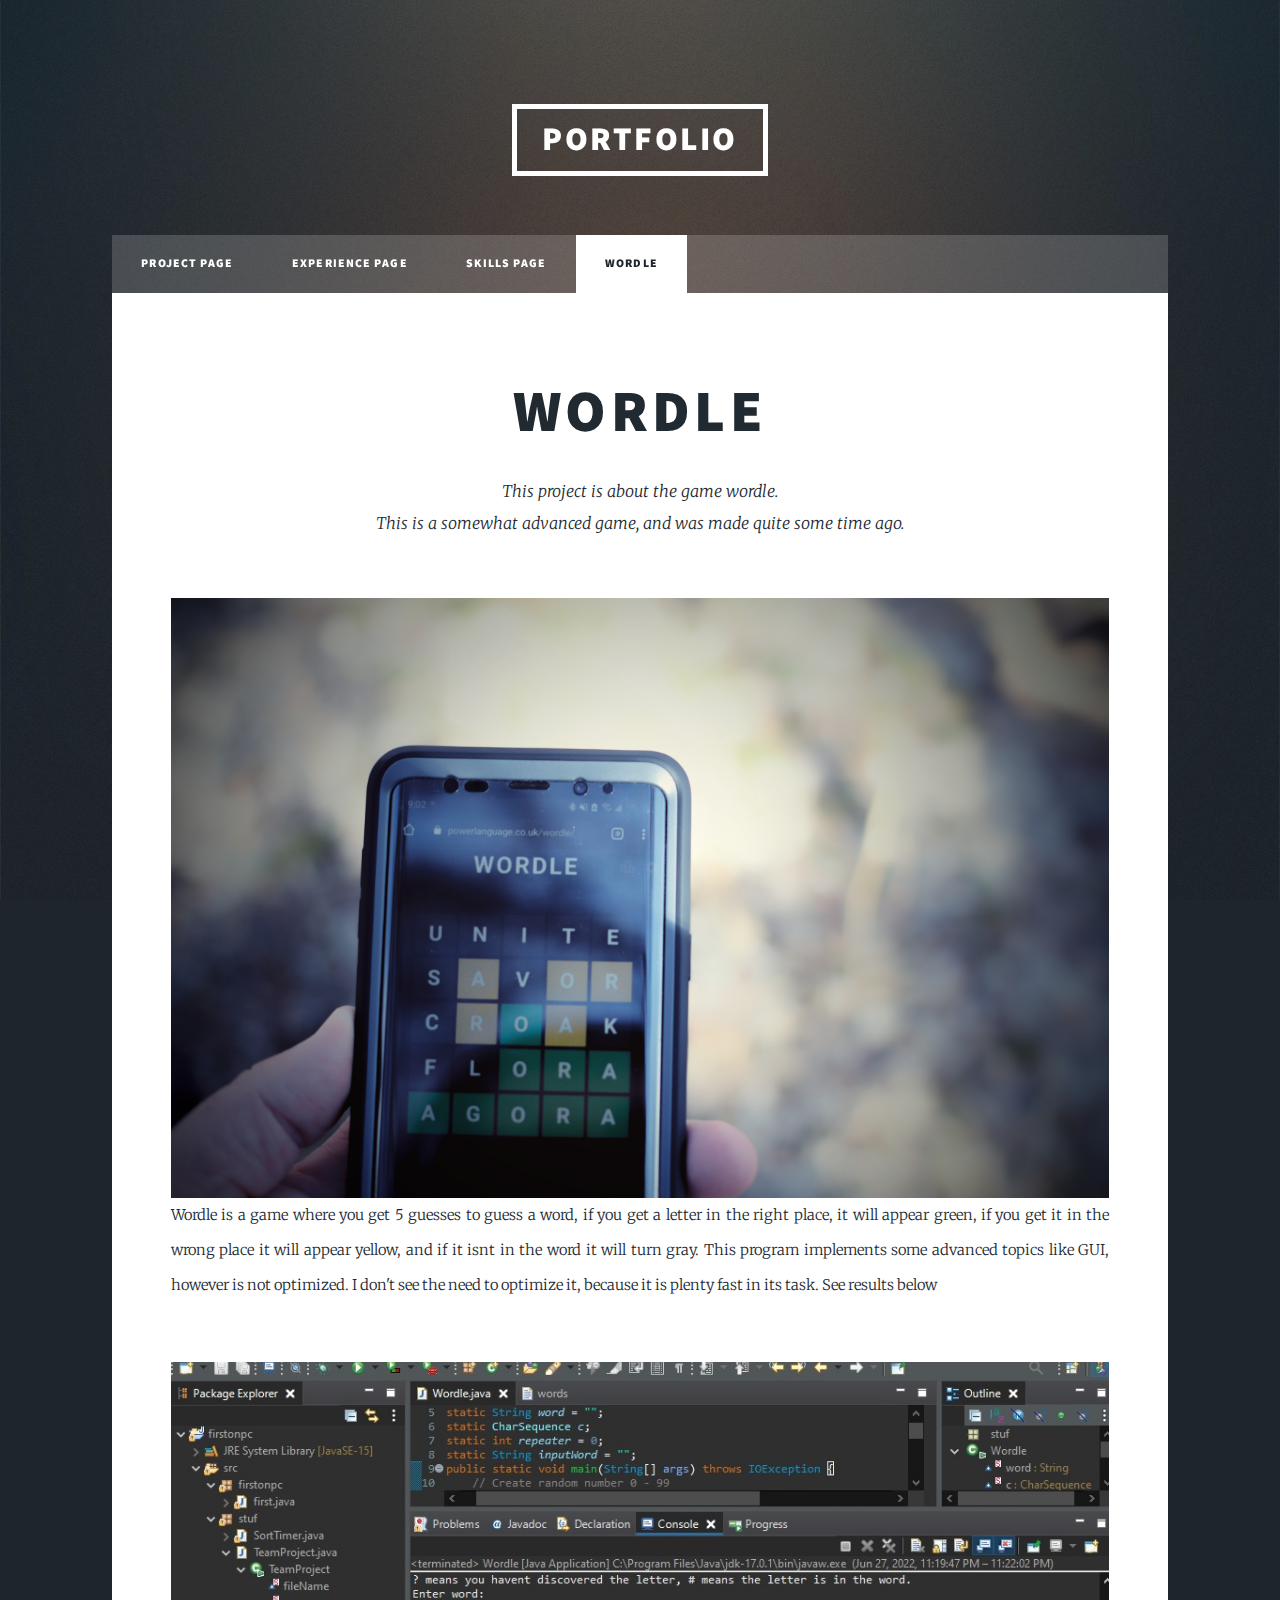
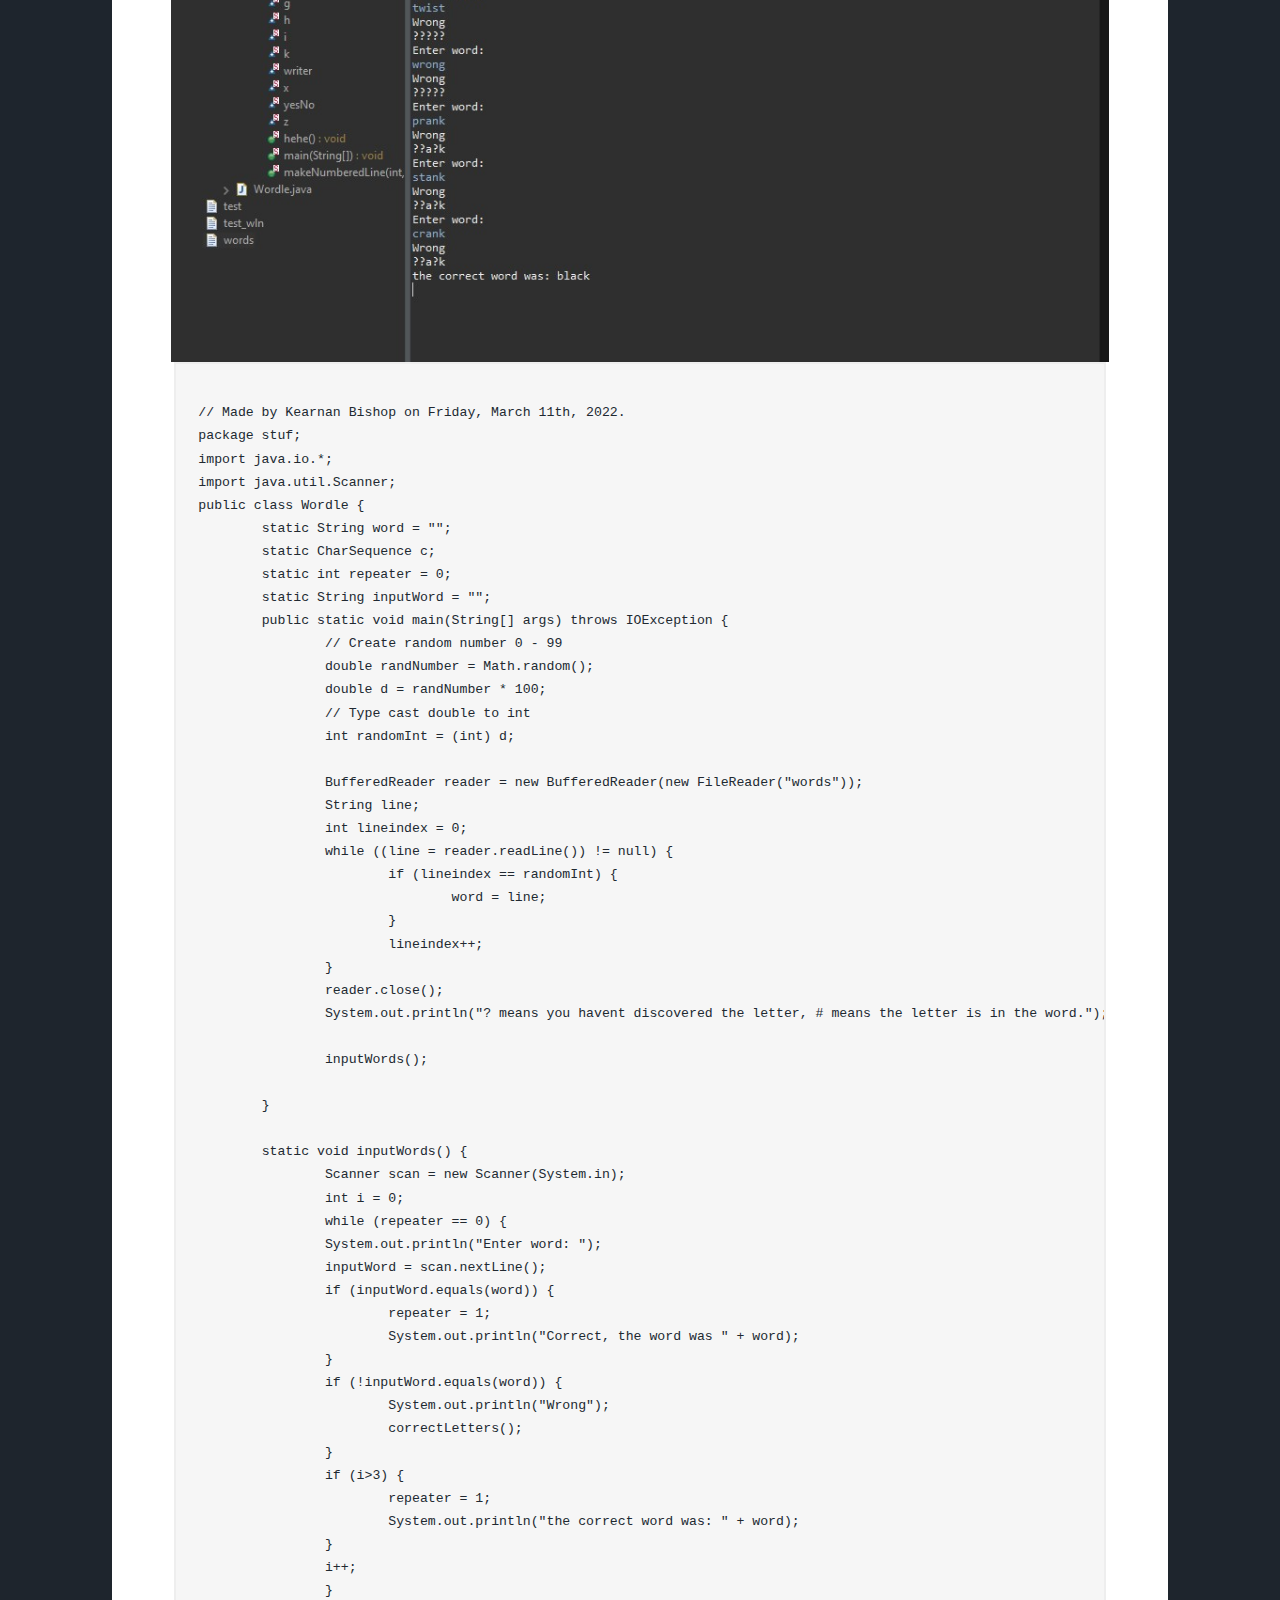
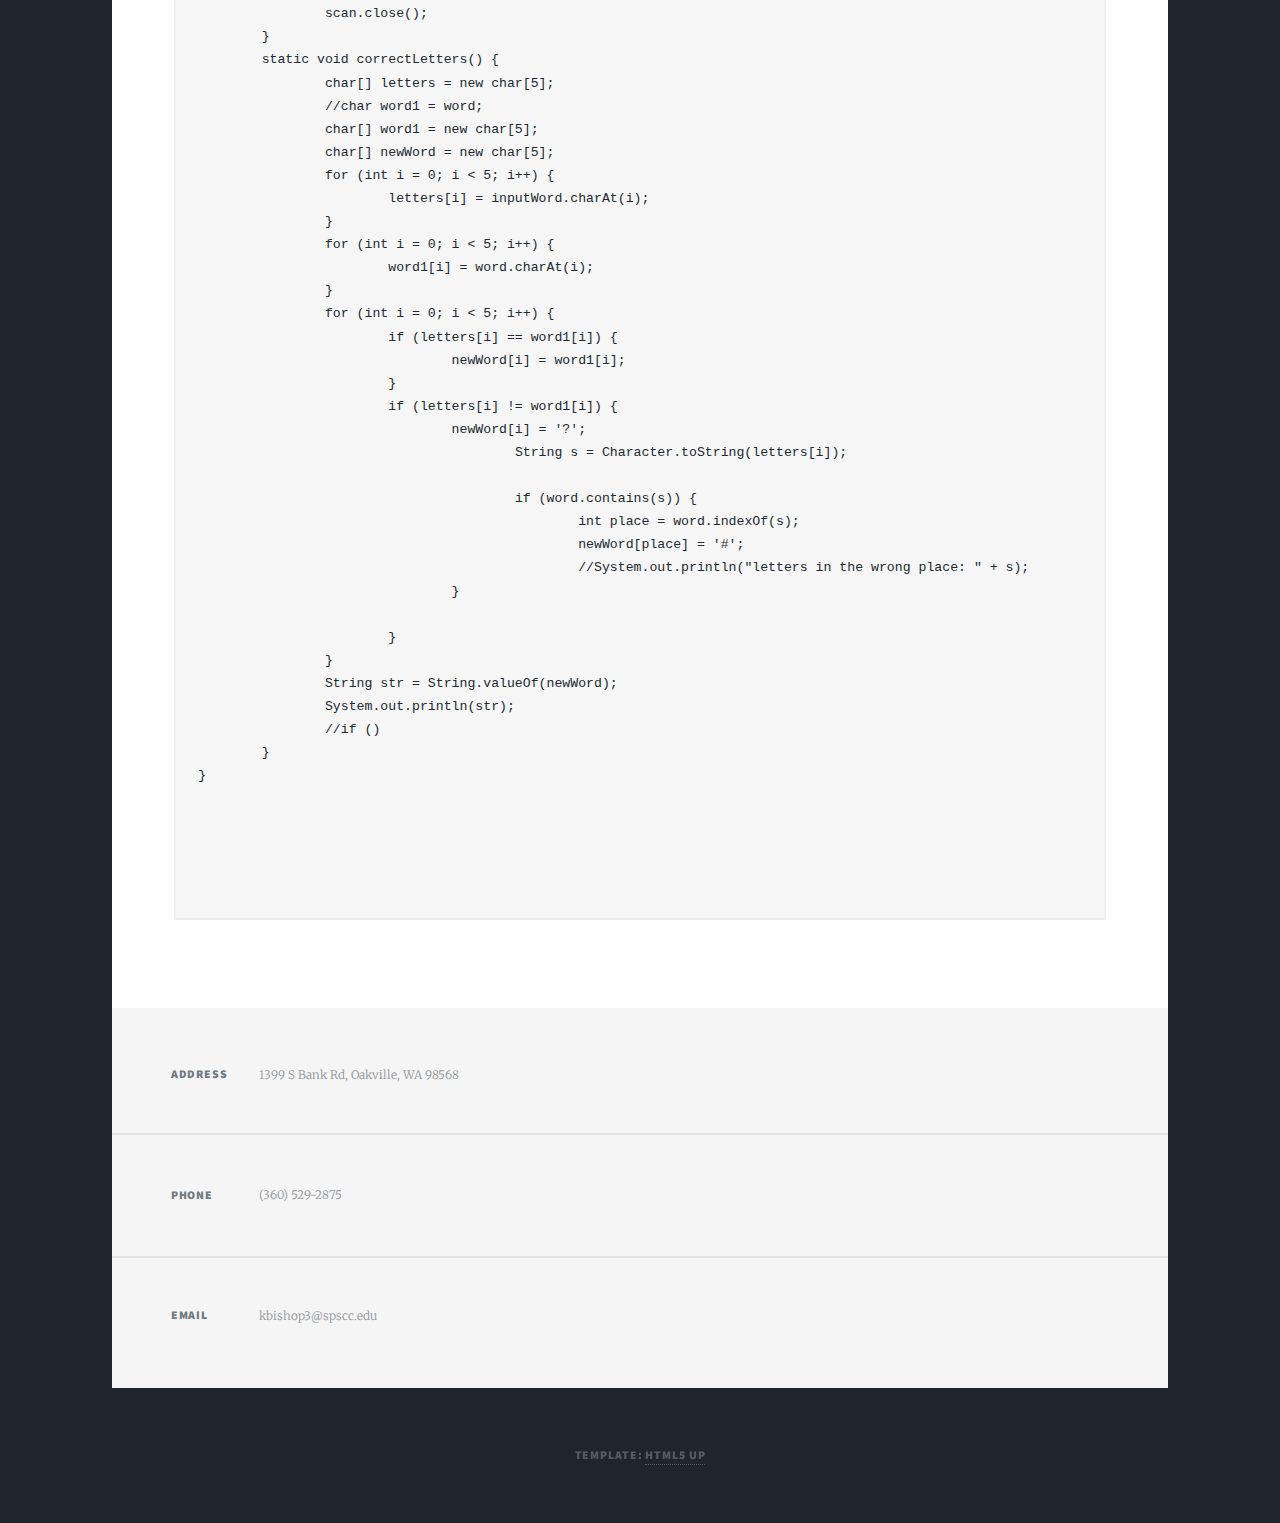
<file: wordle.html>
<!DOCTYPE HTML>
<!--
	Massively by HTML5 UP
	html5up.net | @ajlkn
	Free for personal and commercial use under the CCA 3.0 license (html5up.net/license)
-->
<html>
	<head>
		<title>Wordle</title>
		<meta charset="utf-8" />
		<meta name="viewport" content="width=device-width, initial-scale=1, user-scalable=no" />
		<link rel="stylesheet" href="assets/css/main.css" />
		<noscript><link rel="stylesheet" href="assets/css/noscript.css" /></noscript>
	</head>
	<body class="is-preload">

		<!-- Wrapper -->
			<div id="wrapper">

				<!-- Header -->
					<header id="header">
						<a href="index.html" class="logo">Portfolio</a>
					</header>

				<!-- Nav -->
					<nav id="nav">
						<ul class="links">
							<li><a href="index.html">Project page</a></li>
							<li><a href="generic.html">Experience Page</a></li>
							<li><a href="skills.html">Skills page</a></li>
							
                            <li class = "active"><a href="wordle.html">Wordle</a></li>
							<!--	<li><a href="elements.html">Elements Reference</a></li> -->
						</ul>
						
					</nav>

				<!-- Main -->
					<div id="main">

						<!-- Post -->
							<section class="post">
								<header class="major">

									<h1>Wordle</h1>
									<p>This project is about the game wordle.<br />
                                        This is a somewhat advanced game, and was made quite some time ago.
                                    </p>
								</header>
								<div class="image main"><img src="images/worldle.jpg" alt="" /></div>
								<p>Wordle is a game where you get 5 guesses to guess a word, if you get a letter in the right place, it will appear green, if you get it in the wrong place it will appear yellow, and if it isnt in the word it will turn gray. This program implements some advanced topics like GUI, however is not optimized. I don't see the need to optimize it, because it is plenty fast in its task. See results below</p>
                                <div class="image main"><img src="images/wordletwo.jpg" alt="" /></div>
                                <pre><code>
// Made by Kearnan Bishop on Friday, March 11th, 2022.
package stuf;
import java.io.*;
import java.util.Scanner;
public class Wordle {
	static String word = "";
	static CharSequence c;
	static int repeater = 0;
	static String inputWord = "";
	public static void main(String[] args) throws IOException {
		// Create random number 0 - 99
		double randNumber = Math.random();
		double d = randNumber * 100;
		// Type cast double to int
		int randomInt = (int) d;

		BufferedReader reader = new BufferedReader(new FileReader("words"));
		String line;
		int lineindex = 0;
		while ((line = reader.readLine()) != null) {
			if (lineindex == randomInt) {
				word = line;
			}
			lineindex++;
		}
		reader.close();
		System.out.println("? means you havent discovered the letter, # means the letter is in the word.");
		
		inputWords();
		
	}

	static void inputWords() {
		Scanner scan = new Scanner(System.in);
		int i = 0;
		while (repeater == 0) {
		System.out.println("Enter word: ");
		inputWord = scan.nextLine();
		if (inputWord.equals(word)) {
			repeater = 1;
			System.out.println("Correct, the word was " + word);
		}
		if (!inputWord.equals(word)) {
			System.out.println("Wrong");
			correctLetters();
		}
		if (i>3) {
			repeater = 1;
			System.out.println("the correct word was: " + word);
		}
		i++;
		}
		scan.close();
	}
	static void correctLetters() {
		char[] letters = new char[5];
		//char word1 = word;
		char[] word1 = new char[5];
		char[] newWord = new char[5];
		for (int i = 0; i < 5; i++) {
			letters[i] = inputWord.charAt(i);
		}
		for (int i = 0; i < 5; i++) {
			word1[i] = word.charAt(i);
		}
		for (int i = 0; i < 5; i++) {
			if (letters[i] == word1[i]) {
				newWord[i] = word1[i];
			}
			if (letters[i] != word1[i]) {
				newWord[i] = '?';
					String s = Character.toString(letters[i]);
				
					if (word.contains(s)) {
						int place = word.indexOf(s);
						newWord[place] = '#';
						//System.out.println("letters in the wrong place: " + s);
				}

			}
		}
		String str = String.valueOf(newWord);
		System.out.println(str);
		//if ()
	}
}




                                </code></pre>
                                </section>

					</div>

				<!-- Footer -->
					<footer id="footer">
						
						<section class="split contact">
							<section class="alt">
								<h3>Address</h3>
								<p> 1399 S Bank Rd, Oakville, WA 98568<br />
								</p>
							</section>
							<section>
								<h3>Phone</h3>
								<p>(360) 529-2875</p>
							</section>
							<section>
								<h3>Email</h3>
								<p>kbishop3@spscc.edu</p>
							</section>
							
						</section>
					</footer>

				<!-- Copyright -->
                <div id="copyright">
                    <ul><li>Template: <a href="https://html5up.net">HTML5 UP</a></li></ul>
                </div>

			</div>

		<!-- Scripts -->
			<script src="assets/js/jquery.min.js"></script>
			<script src="assets/js/jquery.scrollex.min.js"></script>
			<script src="assets/js/jquery.scrolly.min.js"></script>
			<script src="assets/js/browser.min.js"></script>
			<script src="assets/js/breakpoints.min.js"></script>
			<script src="assets/js/util.js"></script>
			<script src="assets/js/main.js"></script>

	</body>
</html>
</file>
<file: assets/css/main.css>
@import url(fontawesome-all.min.css);
@import url("https://fonts.googleapis.com/css?family=Merriweather:300,700,300italic,700italic|Source+Sans+Pro:900");

/*
	Massively by HTML5 UP
	html5up.net | @ajlkn
	Free for personal and commercial use under the CCA 3.0 license (html5up.net/license)
*/

html, body, div, span, applet, object,
iframe, h1, h2, h3, h4, h5, h6, p, blockquote,
pre, a, abbr, acronym, address, big, cite,
code, del, dfn, em, img, ins, kbd, q, s, samp,
small, strike, strong, sub, sup, tt, var, b,
u, i, center, dl, dt, dd, ol, ul, li, fieldset,
form, label, legend, table, caption, tbody,
tfoot, thead, tr, th, td, article, aside,
canvas, details, embed, figure, figcaption,
footer, header, hgroup, menu, nav, output, ruby,
section, summary, time, mark, audio, video {
	margin: 0;
	padding: 0;
	border: 0;
	font-size: 100%;
	font: inherit;
	vertical-align: baseline;}

article, aside, details, figcaption, figure,
footer, header, hgroup, menu, nav, section {
	display: block;}

body {
	line-height: 1;
}

ol, ul {
	list-style: none;
}

blockquote, q {
	quotes: none;
}

	blockquote:before, blockquote:after, q:before, q:after {
		content: '';
		content: none;
	}

table {
	border-collapse: collapse;
	border-spacing: 0;
}

body {
	-webkit-text-size-adjust: none;
}

mark {
	background-color: transparent;
	color: inherit;
}

input::-moz-focus-inner {
	border: 0;
	padding: 0;
}

input, select, textarea {
	-moz-appearance: none;
	-webkit-appearance: none;
	-ms-appearance: none;
	appearance: none;
}

/* Basic */

	@-ms-viewport {
		width: device-width;
	}

	body {
		-ms-overflow-style: scrollbar;
	}

	@media screen and (max-width: 480px) {

		html, body {
			min-width: 320px;
		}

	}

	html {
		box-sizing: border-box;
	}

	*, *:before, *:after {
		box-sizing: inherit;
	}

	body {
		background-color: #1e252d;
	}

		body.is-preload *, body.is-preload *:before, body.is-preload *:after {
			-moz-animation: none !important;
			-webkit-animation: none !important;
			-ms-animation: none !important;
			animation: none !important;
			-moz-transition: none !important;
			-webkit-transition: none !important;
			-ms-transition: none !important;
			transition: none !important;
		}

/* Type */

	html {
		font-size: 16pt;
	}

		@media screen and (max-width: 1680px) {

			html {
				font-size: 12pt;
			}

		}

		@media screen and (max-width: 1280px) {

			html {
				font-size: 11pt;
			}

		}

		@media screen and (max-width: 360px) {

			html {
				font-size: 10pt;
			}

		}

	body {
		color: #212931;
	}

	body, input, select, textarea {
		font-family: "Merriweather", Georgia, serif;
		font-weight: 300;
		font-size: 1rem;
		line-height: 2.375;
	}

	a {
		-moz-transition: color 0.2s ease-in-out, background-color 0.2s ease-in-out, border-color 0.2s ease-in-out, box-shadow 0.2s ease-in-out;
		-webkit-transition: color 0.2s ease-in-out, background-color 0.2s ease-in-out, border-color 0.2s ease-in-out, box-shadow 0.2s ease-in-out;
		-ms-transition: color 0.2s ease-in-out, background-color 0.2s ease-in-out, border-color 0.2s ease-in-out, box-shadow 0.2s ease-in-out;
		transition: color 0.2s ease-in-out, background-color 0.2s ease-in-out, border-color 0.2s ease-in-out, box-shadow 0.2s ease-in-out;
		border-bottom: dotted 1px;
		text-decoration: none;
	}

		a:hover {
			border-bottom-color: transparent;
		}

	strong, b {
		font-weight: 600;
	}

	em, i {
		font-style: italic;
	}

	p {
		text-align: justify;
		margin: 0 0 2rem 0;
	}

	h1, h2, h3, h4, h5, h6 {
		font-family: "Source Sans Pro", Helvetica, sans-serif;
		font-weight: 900;
		line-height: 1.5;
		letter-spacing: 0.075em;
		text-transform: uppercase;
		margin: 0 0 1rem 0;
	}

		h1 a, h2 a, h3 a, h4 a, h5 a, h6 a {
			border-bottom: 0;
			color: inherit;
			text-decoration: none;
		}

	h1 {
		font-size: 4rem;
		line-height: 1.1;
		margin: 0 0 2rem 0;
	}

	h2 {
		font-size: 1.75rem;
		line-height: 1.3;
		margin: 0 0 1.5rem 0;
	}

	h3 {
		font-size: 1.25rem;
		margin: 0 0 1.5rem 0;
	}

	h4 {
		font-size: 1rem;
	}

	h5 {
		font-size: 0.9rem;
	}

	h6 {
		font-size: 0.8rem;
	}

	sub {
		font-size: 0.8rem;
		position: relative;
		top: 0.5rem;
	}

	sup {
		font-size: 0.8rem;
		position: relative;
		top: -0.5rem;
	}

	blockquote {
		border-left: solid 4px;
		font-style: italic;
		margin: 0 0 2rem 0;
		padding: 0.5rem 0 0.5rem 2rem;
	}

	code {
		border: solid 2px;
		font-family: "Courier New", monospace;
		font-size: 0.9rem;
		margin: 0 0.25rem;
		padding: 0.25rem 0.65rem;
	}

	pre {
		-webkit-overflow-scrolling: touch;
		font-family: "Courier New", monospace;
		font-size: 0.9rem;
		margin: 0 0 2rem 0;
	}

		pre code {
			display: block;
			line-height: 1.75;
			padding: 1rem 1.5rem;
			overflow-x: auto;
		}

	hr {
		border: 0;
		border-bottom: solid 2px;
		margin: 3rem 0;
	}

		hr.major {
			margin: 5rem 0;
		}

	.align-left {
		text-align: left;
	}

	.align-center {
		text-align: center;
	}

	.align-right {
		text-align: right;
	}

	input, select, textarea {
		color: #212931;
	}

	a {
		color: #212931;
		border-bottom-color: rgba(33, 41, 49, 0.5);
	}

		a:hover {
			border-bottom-color: transparent;
			color: #18bfef !important;
		}

	strong, b {
		color: #212931;
	}

	h1, h2, h3, h4, h5, h6 {
		color: #212931;
	}

	blockquote {
		border-left-color: #eeeeee;
	}

	code {
		background: rgba(220, 220, 220, 0.25);
		border-color: #eeeeee;
	}

	hr {
		border-bottom-color: #eeeeee;
	}

/* Row */

	.row {
		display: flex;
		flex-wrap: wrap;
		box-sizing: border-box;
		align-items: stretch;
	}

		.row > * {
			box-sizing: border-box;
		}

		.row.gtr-uniform > * > :last-child {
			margin-bottom: 0;
		}

		.row.aln-left {
			justify-content: flex-start;
		}

		.row.aln-center {
			justify-content: center;
		}

		.row.aln-right {
			justify-content: flex-end;
		}

		.row.aln-top {
			align-items: flex-start;
		}

		.row.aln-middle {
			align-items: center;
		}

		.row.aln-bottom {
			align-items: flex-end;
		}

		.row > .imp {
			order: -1;
		}

		.row > .col-1 {
			width: 8.33333%;
		}

		.row > .off-1 {
			margin-left: 8.33333%;
		}

		.row > .col-2 {
			width: 16.66667%;
		}

		.row > .off-2 {
			margin-left: 16.66667%;
		}

		.row > .col-3 {
			width: 25%;
		}

		.row > .off-3 {
			margin-left: 25%;
		}

		.row > .col-4 {
			width: 33.33333%;
		}

		.row > .off-4 {
			margin-left: 33.33333%;
		}

		.row > .col-5 {
			width: 41.66667%;
		}

		.row > .off-5 {
			margin-left: 41.66667%;
		}

		.row > .col-6 {
			width: 50%;
		}

		.row > .off-6 {
			margin-left: 50%;
		}

		.row > .col-7 {
			width: 58.33333%;
		}

		.row > .off-7 {
			margin-left: 58.33333%;
		}

		.row > .col-8 {
			width: 66.66667%;
		}

		.row > .off-8 {
			margin-left: 66.66667%;
		}

		.row > .col-9 {
			width: 75%;
		}

		.row > .off-9 {
			margin-left: 75%;
		}

		.row > .col-10 {
			width: 83.33333%;
		}

		.row > .off-10 {
			margin-left: 83.33333%;
		}

		.row > .col-11 {
			width: 91.66667%;
		}

		.row > .off-11 {
			margin-left: 91.66667%;
		}

		.row > .col-12 {
			width: 100%;
		}

		.row > .off-12 {
			margin-left: 100%;
		}

		.row.gtr-0 {
			margin-top: 0;
			margin-left: 0rem;
		}

			.row.gtr-0 > * {
				padding: 0 0 0 0rem;
			}

			.row.gtr-0.gtr-uniform {
				margin-top: 0rem;
			}

				.row.gtr-0.gtr-uniform > * {
					padding-top: 0rem;
				}

		.row.gtr-25 {
			margin-top: 0;
			margin-left: -0.375rem;
		}

			.row.gtr-25 > * {
				padding: 0 0 0 0.375rem;
			}

			.row.gtr-25.gtr-uniform {
				margin-top: -0.375rem;
			}

				.row.gtr-25.gtr-uniform > * {
					padding-top: 0.375rem;
				}

		.row.gtr-50 {
			margin-top: 0;
			margin-left: -0.75rem;
		}

			.row.gtr-50 > * {
				padding: 0 0 0 0.75rem;
			}

			.row.gtr-50.gtr-uniform {
				margin-top: -0.75rem;
			}

				.row.gtr-50.gtr-uniform > * {
					padding-top: 0.75rem;
				}

		.row {
			margin-top: 0;
			margin-left: -1.5rem;
		}

			.row > * {
				padding: 0 0 0 1.5rem;
			}

			.row.gtr-uniform {
				margin-top: -1.5rem;
			}

				.row.gtr-uniform > * {
					padding-top: 1.5rem;
				}

		.row.gtr-150 {
			margin-top: 0;
			margin-left: -2.25rem;
		}

			.row.gtr-150 > * {
				padding: 0 0 0 2.25rem;
			}

			.row.gtr-150.gtr-uniform {
				margin-top: -2.25rem;
			}

				.row.gtr-150.gtr-uniform > * {
					padding-top: 2.25rem;
				}

		.row.gtr-200 {
			margin-top: 0;
			margin-left: -3rem;
		}

			.row.gtr-200 > * {
				padding: 0 0 0 3rem;
			}

			.row.gtr-200.gtr-uniform {
				margin-top: -3rem;
			}

				.row.gtr-200.gtr-uniform > * {
					padding-top: 3rem;
				}

		@media screen and (max-width: 1680px) {

			.row {
				display: flex;
				flex-wrap: wrap;
				box-sizing: border-box;
				align-items: stretch;
			}

				.row > * {
					box-sizing: border-box;
				}

				.row.gtr-uniform > * > :last-child {
					margin-bottom: 0;
				}

				.row.aln-left {
					justify-content: flex-start;
				}

				.row.aln-center {
					justify-content: center;
				}

				.row.aln-right {
					justify-content: flex-end;
				}

				.row.aln-top {
					align-items: flex-start;
				}

				.row.aln-middle {
					align-items: center;
				}

				.row.aln-bottom {
					align-items: flex-end;
				}

				.row > .imp-xlarge {
					order: -1;
				}

				.row > .col-1-xlarge {
					width: 8.33333%;
				}

				.row > .off-1-xlarge {
					margin-left: 8.33333%;
				}

				.row > .col-2-xlarge {
					width: 16.66667%;
				}

				.row > .off-2-xlarge {
					margin-left: 16.66667%;
				}

				.row > .col-3-xlarge {
					width: 25%;
				}

				.row > .off-3-xlarge {
					margin-left: 25%;
				}

				.row > .col-4-xlarge {
					width: 33.33333%;
				}

				.row > .off-4-xlarge {
					margin-left: 33.33333%;
				}

				.row > .col-5-xlarge {
					width: 41.66667%;
				}

				.row > .off-5-xlarge {
					margin-left: 41.66667%;
				}

				.row > .col-6-xlarge {
					width: 50%;
				}

				.row > .off-6-xlarge {
					margin-left: 50%;
				}

				.row > .col-7-xlarge {
					width: 58.33333%;
				}

				.row > .off-7-xlarge {
					margin-left: 58.33333%;
				}

				.row > .col-8-xlarge {
					width: 66.66667%;
				}

				.row > .off-8-xlarge {
					margin-left: 66.66667%;
				}

				.row > .col-9-xlarge {
					width: 75%;
				}

				.row > .off-9-xlarge {
					margin-left: 75%;
				}

				.row > .col-10-xlarge {
					width: 83.33333%;
				}

				.row > .off-10-xlarge {
					margin-left: 83.33333%;
				}

				.row > .col-11-xlarge {
					width: 91.66667%;
				}

				.row > .off-11-xlarge {
					margin-left: 91.66667%;
				}

				.row > .col-12-xlarge {
					width: 100%;
				}

				.row > .off-12-xlarge {
					margin-left: 100%;
				}

				.row.gtr-0 {
					margin-top: 0;
					margin-left: 0rem;
				}

					.row.gtr-0 > * {
						padding: 0 0 0 0rem;
					}

					.row.gtr-0.gtr-uniform {
						margin-top: 0rem;
					}

						.row.gtr-0.gtr-uniform > * {
							padding-top: 0rem;
						}

				.row.gtr-25 {
					margin-top: 0;
					margin-left: -0.375rem;
				}

					.row.gtr-25 > * {
						padding: 0 0 0 0.375rem;
					}

					.row.gtr-25.gtr-uniform {
						margin-top: -0.375rem;
					}

						.row.gtr-25.gtr-uniform > * {
							padding-top: 0.375rem;
						}

				.row.gtr-50 {
					margin-top: 0;
					margin-left: -0.75rem;
				}

					.row.gtr-50 > * {
						padding: 0 0 0 0.75rem;
					}

					.row.gtr-50.gtr-uniform {
						margin-top: -0.75rem;
					}

						.row.gtr-50.gtr-uniform > * {
							padding-top: 0.75rem;
						}

				.row {
					margin-top: 0;
					margin-left: -1.5rem;
				}

					.row > * {
						padding: 0 0 0 1.5rem;
					}

					.row.gtr-uniform {
						margin-top: -1.5rem;
					}

						.row.gtr-uniform > * {
							padding-top: 1.5rem;
						}

				.row.gtr-150 {
					margin-top: 0;
					margin-left: -2.25rem;
				}

					.row.gtr-150 > * {
						padding: 0 0 0 2.25rem;
					}

					.row.gtr-150.gtr-uniform {
						margin-top: -2.25rem;
					}

						.row.gtr-150.gtr-uniform > * {
							padding-top: 2.25rem;
						}

				.row.gtr-200 {
					margin-top: 0;
					margin-left: -3rem;
				}

					.row.gtr-200 > * {
						padding: 0 0 0 3rem;
					}

					.row.gtr-200.gtr-uniform {
						margin-top: -3rem;
					}

						.row.gtr-200.gtr-uniform > * {
							padding-top: 3rem;
						}

		}

		@media screen and (max-width: 1280px) {

			.row {
				display: flex;
				flex-wrap: wrap;
				box-sizing: border-box;
				align-items: stretch;
			}

				.row > * {
					box-sizing: border-box;
				}

				.row.gtr-uniform > * > :last-child {
					margin-bottom: 0;
				}

				.row.aln-left {
					justify-content: flex-start;
				}

				.row.aln-center {
					justify-content: center;
				}

				.row.aln-right {
					justify-content: flex-end;
				}

				.row.aln-top {
					align-items: flex-start;
				}

				.row.aln-middle {
					align-items: center;
				}

				.row.aln-bottom {
					align-items: flex-end;
				}

				.row > .imp-large {
					order: -1;
				}

				.row > .col-1-large {
					width: 8.33333%;
				}

				.row > .off-1-large {
					margin-left: 8.33333%;
				}

				.row > .col-2-large {
					width: 16.66667%;
				}

				.row > .off-2-large {
					margin-left: 16.66667%;
				}

				.row > .col-3-large {
					width: 25%;
				}

				.row > .off-3-large {
					margin-left: 25%;
				}

				.row > .col-4-large {
					width: 33.33333%;
				}

				.row > .off-4-large {
					margin-left: 33.33333%;
				}

				.row > .col-5-large {
					width: 41.66667%;
				}

				.row > .off-5-large {
					margin-left: 41.66667%;
				}

				.row > .col-6-large {
					width: 50%;
				}

				.row > .off-6-large {
					margin-left: 50%;
				}

				.row > .col-7-large {
					width: 58.33333%;
				}

				.row > .off-7-large {
					margin-left: 58.33333%;
				}

				.row > .col-8-large {
					width: 66.66667%;
				}

				.row > .off-8-large {
					margin-left: 66.66667%;
				}

				.row > .col-9-large {
					width: 75%;
				}

				.row > .off-9-large {
					margin-left: 75%;
				}

				.row > .col-10-large {
					width: 83.33333%;
				}

				.row > .off-10-large {
					margin-left: 83.33333%;
				}

				.row > .col-11-large {
					width: 91.66667%;
				}

				.row > .off-11-large {
					margin-left: 91.66667%;
				}

				.row > .col-12-large {
					width: 100%;
				}

				.row > .off-12-large {
					margin-left: 100%;
				}

				.row.gtr-0 {
					margin-top: 0;
					margin-left: 0rem;
				}

					.row.gtr-0 > * {
						padding: 0 0 0 0rem;
					}

					.row.gtr-0.gtr-uniform {
						margin-top: 0rem;
					}

						.row.gtr-0.gtr-uniform > * {
							padding-top: 0rem;
						}

				.row.gtr-25 {
					margin-top: 0;
					margin-left: -0.375rem;
				}

					.row.gtr-25 > * {
						padding: 0 0 0 0.375rem;
					}

					.row.gtr-25.gtr-uniform {
						margin-top: -0.375rem;
					}

						.row.gtr-25.gtr-uniform > * {
							padding-top: 0.375rem;
						}

				.row.gtr-50 {
					margin-top: 0;
					margin-left: -0.75rem;
				}

					.row.gtr-50 > * {
						padding: 0 0 0 0.75rem;
					}

					.row.gtr-50.gtr-uniform {
						margin-top: -0.75rem;
					}

						.row.gtr-50.gtr-uniform > * {
							padding-top: 0.75rem;
						}

				.row {
					margin-top: 0;
					margin-left: -1.5rem;
				}

					.row > * {
						padding: 0 0 0 1.5rem;
					}

					.row.gtr-uniform {
						margin-top: -1.5rem;
					}

						.row.gtr-uniform > * {
							padding-top: 1.5rem;
						}

				.row.gtr-150 {
					margin-top: 0;
					margin-left: -2.25rem;
				}

					.row.gtr-150 > * {
						padding: 0 0 0 2.25rem;
					}

					.row.gtr-150.gtr-uniform {
						margin-top: -2.25rem;
					}

						.row.gtr-150.gtr-uniform > * {
							padding-top: 2.25rem;
						}

				.row.gtr-200 {
					margin-top: 0;
					margin-left: -3rem;
				}

					.row.gtr-200 > * {
						padding: 0 0 0 3rem;
					}

					.row.gtr-200.gtr-uniform {
						margin-top: -3rem;
					}

						.row.gtr-200.gtr-uniform > * {
							padding-top: 3rem;
						}

		}

		@media screen and (max-width: 980px) {

			.row {
				display: flex;
				flex-wrap: wrap;
				box-sizing: border-box;
				align-items: stretch;
			}

				.row > * {
					box-sizing: border-box;
				}

				.row.gtr-uniform > * > :last-child {
					margin-bottom: 0;
				}

				.row.aln-left {
					justify-content: flex-start;
				}

				.row.aln-center {
					justify-content: center;
				}

				.row.aln-right {
					justify-content: flex-end;
				}

				.row.aln-top {
					align-items: flex-start;
				}

				.row.aln-middle {
					align-items: center;
				}

				.row.aln-bottom {
					align-items: flex-end;
				}

				.row > .imp-medium {
					order: -1;
				}

				.row > .col-1-medium {
					width: 8.33333%;
				}

				.row > .off-1-medium {
					margin-left: 8.33333%;
				}

				.row > .col-2-medium {
					width: 16.66667%;
				}

				.row > .off-2-medium {
					margin-left: 16.66667%;
				}

				.row > .col-3-medium {
					width: 25%;
				}

				.row > .off-3-medium {
					margin-left: 25%;
				}

				.row > .col-4-medium {
					width: 33.33333%;
				}

				.row > .off-4-medium {
					margin-left: 33.33333%;
				}

				.row > .col-5-medium {
					width: 41.66667%;
				}

				.row > .off-5-medium {
					margin-left: 41.66667%;
				}

				.row > .col-6-medium {
					width: 50%;
				}

				.row > .off-6-medium {
					margin-left: 50%;
				}

				.row > .col-7-medium {
					width: 58.33333%;
				}

				.row > .off-7-medium {
					margin-left: 58.33333%;
				}

				.row > .col-8-medium {
					width: 66.66667%;
				}

				.row > .off-8-medium {
					margin-left: 66.66667%;
				}

				.row > .col-9-medium {
					width: 75%;
				}

				.row > .off-9-medium {
					margin-left: 75%;
				}

				.row > .col-10-medium {
					width: 83.33333%;
				}

				.row > .off-10-medium {
					margin-left: 83.33333%;
				}

				.row > .col-11-medium {
					width: 91.66667%;
				}

				.row > .off-11-medium {
					margin-left: 91.66667%;
				}

				.row > .col-12-medium {
					width: 100%;
				}

				.row > .off-12-medium {
					margin-left: 100%;
				}

				.row.gtr-0 {
					margin-top: 0;
					margin-left: 0rem;
				}

					.row.gtr-0 > * {
						padding: 0 0 0 0rem;
					}

					.row.gtr-0.gtr-uniform {
						margin-top: 0rem;
					}

						.row.gtr-0.gtr-uniform > * {
							padding-top: 0rem;
						}

				.row.gtr-25 {
					margin-top: 0;
					margin-left: -0.375rem;
				}

					.row.gtr-25 > * {
						padding: 0 0 0 0.375rem;
					}

					.row.gtr-25.gtr-uniform {
						margin-top: -0.375rem;
					}

						.row.gtr-25.gtr-uniform > * {
							padding-top: 0.375rem;
						}

				.row.gtr-50 {
					margin-top: 0;
					margin-left: -0.75rem;
				}

					.row.gtr-50 > * {
						padding: 0 0 0 0.75rem;
					}

					.row.gtr-50.gtr-uniform {
						margin-top: -0.75rem;
					}

						.row.gtr-50.gtr-uniform > * {
							padding-top: 0.75rem;
						}

				.row {
					margin-top: 0;
					margin-left: -1.5rem;
				}

					.row > * {
						padding: 0 0 0 1.5rem;
					}

					.row.gtr-uniform {
						margin-top: -1.5rem;
					}

						.row.gtr-uniform > * {
							padding-top: 1.5rem;
						}

				.row.gtr-150 {
					margin-top: 0;
					margin-left: -2.25rem;
				}

					.row.gtr-150 > * {
						padding: 0 0 0 2.25rem;
					}

					.row.gtr-150.gtr-uniform {
						margin-top: -2.25rem;
					}

						.row.gtr-150.gtr-uniform > * {
							padding-top: 2.25rem;
						}

				.row.gtr-200 {
					margin-top: 0;
					margin-left: -3rem;
				}

					.row.gtr-200 > * {
						padding: 0 0 0 3rem;
					}

					.row.gtr-200.gtr-uniform {
						margin-top: -3rem;
					}

						.row.gtr-200.gtr-uniform > * {
							padding-top: 3rem;
						}

		}

		@media screen and (max-width: 736px) {

			.row {
				display: flex;
				flex-wrap: wrap;
				box-sizing: border-box;
				align-items: stretch;
			}

				.row > * {
					box-sizing: border-box;
				}

				.row.gtr-uniform > * > :last-child {
					margin-bottom: 0;
				}

				.row.aln-left {
					justify-content: flex-start;
				}

				.row.aln-center {
					justify-content: center;
				}

				.row.aln-right {
					justify-content: flex-end;
				}

				.row.aln-top {
					align-items: flex-start;
				}

				.row.aln-middle {
					align-items: center;
				}

				.row.aln-bottom {
					align-items: flex-end;
				}

				.row > .imp-small {
					order: -1;
				}

				.row > .col-1-small {
					width: 8.33333%;
				}

				.row > .off-1-small {
					margin-left: 8.33333%;
				}

				.row > .col-2-small {
					width: 16.66667%;
				}

				.row > .off-2-small {
					margin-left: 16.66667%;
				}

				.row > .col-3-small {
					width: 25%;
				}

				.row > .off-3-small {
					margin-left: 25%;
				}

				.row > .col-4-small {
					width: 33.33333%;
				}

				.row > .off-4-small {
					margin-left: 33.33333%;
				}

				.row > .col-5-small {
					width: 41.66667%;
				}

				.row > .off-5-small {
					margin-left: 41.66667%;
				}

				.row > .col-6-small {
					width: 50%;
				}

				.row > .off-6-small {
					margin-left: 50%;
				}

				.row > .col-7-small {
					width: 58.33333%;
				}

				.row > .off-7-small {
					margin-left: 58.33333%;
				}

				.row > .col-8-small {
					width: 66.66667%;
				}

				.row > .off-8-small {
					margin-left: 66.66667%;
				}

				.row > .col-9-small {
					width: 75%;
				}

				.row > .off-9-small {
					margin-left: 75%;
				}

				.row > .col-10-small {
					width: 83.33333%;
				}

				.row > .off-10-small {
					margin-left: 83.33333%;
				}

				.row > .col-11-small {
					width: 91.66667%;
				}

				.row > .off-11-small {
					margin-left: 91.66667%;
				}

				.row > .col-12-small {
					width: 100%;
				}

				.row > .off-12-small {
					margin-left: 100%;
				}

				.row.gtr-0 {
					margin-top: 0;
					margin-left: 0rem;
				}

					.row.gtr-0 > * {
						padding: 0 0 0 0rem;
					}

					.row.gtr-0.gtr-uniform {
						margin-top: 0rem;
					}

						.row.gtr-0.gtr-uniform > * {
							padding-top: 0rem;
						}

				.row.gtr-25 {
					margin-top: 0;
					margin-left: -0.375rem;
				}

					.row.gtr-25 > * {
						padding: 0 0 0 0.375rem;
					}

					.row.gtr-25.gtr-uniform {
						margin-top: -0.375rem;
					}

						.row.gtr-25.gtr-uniform > * {
							padding-top: 0.375rem;
						}

				.row.gtr-50 {
					margin-top: 0;
					margin-left: -0.75rem;
				}

					.row.gtr-50 > * {
						padding: 0 0 0 0.75rem;
					}

					.row.gtr-50.gtr-uniform {
						margin-top: -0.75rem;
					}

						.row.gtr-50.gtr-uniform > * {
							padding-top: 0.75rem;
						}

				.row {
					margin-top: 0;
					margin-left: -1.5rem;
				}

					.row > * {
						padding: 0 0 0 1.5rem;
					}

					.row.gtr-uniform {
						margin-top: -1.5rem;
					}

						.row.gtr-uniform > * {
							padding-top: 1.5rem;
						}

				.row.gtr-150 {
					margin-top: 0;
					margin-left: -2.25rem;
				}

					.row.gtr-150 > * {
						padding: 0 0 0 2.25rem;
					}

					.row.gtr-150.gtr-uniform {
						margin-top: -2.25rem;
					}

						.row.gtr-150.gtr-uniform > * {
							padding-top: 2.25rem;
						}

				.row.gtr-200 {
					margin-top: 0;
					margin-left: -3rem;
				}

					.row.gtr-200 > * {
						padding: 0 0 0 3rem;
					}

					.row.gtr-200.gtr-uniform {
						margin-top: -3rem;
					}

						.row.gtr-200.gtr-uniform > * {
							padding-top: 3rem;
						}

		}

		@media screen and (max-width: 480px) {

			.row {
				display: flex;
				flex-wrap: wrap;
				box-sizing: border-box;
				align-items: stretch;
			}

				.row > * {
					box-sizing: border-box;
				}

				.row.gtr-uniform > * > :last-child {
					margin-bottom: 0;
				}

				.row.aln-left {
					justify-content: flex-start;
				}

				.row.aln-center {
					justify-content: center;
				}

				.row.aln-right {
					justify-content: flex-end;
				}

				.row.aln-top {
					align-items: flex-start;
				}

				.row.aln-middle {
					align-items: center;
				}

				.row.aln-bottom {
					align-items: flex-end;
				}

				.row > .imp-xsmall {
					order: -1;
				}

				.row > .col-1-xsmall {
					width: 8.33333%;
				}

				.row > .off-1-xsmall {
					margin-left: 8.33333%;
				}

				.row > .col-2-xsmall {
					width: 16.66667%;
				}

				.row > .off-2-xsmall {
					margin-left: 16.66667%;
				}

				.row > .col-3-xsmall {
					width: 25%;
				}

				.row > .off-3-xsmall {
					margin-left: 25%;
				}

				.row > .col-4-xsmall {
					width: 33.33333%;
				}

				.row > .off-4-xsmall {
					margin-left: 33.33333%;
				}

				.row > .col-5-xsmall {
					width: 41.66667%;
				}

				.row > .off-5-xsmall {
					margin-left: 41.66667%;
				}

				.row > .col-6-xsmall {
					width: 50%;
				}

				.row > .off-6-xsmall {
					margin-left: 50%;
				}

				.row > .col-7-xsmall {
					width: 58.33333%;
				}

				.row > .off-7-xsmall {
					margin-left: 58.33333%;
				}

				.row > .col-8-xsmall {
					width: 66.66667%;
				}

				.row > .off-8-xsmall {
					margin-left: 66.66667%;
				}

				.row > .col-9-xsmall {
					width: 75%;
				}

				.row > .off-9-xsmall {
					margin-left: 75%;
				}

				.row > .col-10-xsmall {
					width: 83.33333%;
				}

				.row > .off-10-xsmall {
					margin-left: 83.33333%;
				}

				.row > .col-11-xsmall {
					width: 91.66667%;
				}

				.row > .off-11-xsmall {
					margin-left: 91.66667%;
				}

				.row > .col-12-xsmall {
					width: 100%;
				}

				.row > .off-12-xsmall {
					margin-left: 100%;
				}

				.row.gtr-0 {
					margin-top: 0;
					margin-left: 0rem;
				}

					.row.gtr-0 > * {
						padding: 0 0 0 0rem;
					}

					.row.gtr-0.gtr-uniform {
						margin-top: 0rem;
					}

						.row.gtr-0.gtr-uniform > * {
							padding-top: 0rem;
						}

				.row.gtr-25 {
					margin-top: 0;
					margin-left: -0.375rem;
				}

					.row.gtr-25 > * {
						padding: 0 0 0 0.375rem;
					}

					.row.gtr-25.gtr-uniform {
						margin-top: -0.375rem;
					}

						.row.gtr-25.gtr-uniform > * {
							padding-top: 0.375rem;
						}

				.row.gtr-50 {
					margin-top: 0;
					margin-left: -0.75rem;
				}

					.row.gtr-50 > * {
						padding: 0 0 0 0.75rem;
					}

					.row.gtr-50.gtr-uniform {
						margin-top: -0.75rem;
					}

						.row.gtr-50.gtr-uniform > * {
							padding-top: 0.75rem;
						}

				.row {
					margin-top: 0;
					margin-left: -1.5rem;
				}

					.row > * {
						padding: 0 0 0 1.5rem;
					}

					.row.gtr-uniform {
						margin-top: -1.5rem;
					}

						.row.gtr-uniform > * {
							padding-top: 1.5rem;
						}

				.row.gtr-150 {
					margin-top: 0;
					margin-left: -2.25rem;
				}

					.row.gtr-150 > * {
						padding: 0 0 0 2.25rem;
					}

					.row.gtr-150.gtr-uniform {
						margin-top: -2.25rem;
					}

						.row.gtr-150.gtr-uniform > * {
							padding-top: 2.25rem;
						}

				.row.gtr-200 {
					margin-top: 0;
					margin-left: -3rem;
				}

					.row.gtr-200 > * {
						padding: 0 0 0 3rem;
					}

					.row.gtr-200.gtr-uniform {
						margin-top: -3rem;
					}

						.row.gtr-200.gtr-uniform > * {
							padding-top: 3rem;
						}

		}

		@media screen and (max-width: 360px) {

			.row {
				display: flex;
				flex-wrap: wrap;
				box-sizing: border-box;
				align-items: stretch;
			}

				.row > * {
					box-sizing: border-box;
				}

				.row.gtr-uniform > * > :last-child {
					margin-bottom: 0;
				}

				.row.aln-left {
					justify-content: flex-start;
				}

				.row.aln-center {
					justify-content: center;
				}

				.row.aln-right {
					justify-content: flex-end;
				}

				.row.aln-top {
					align-items: flex-start;
				}

				.row.aln-middle {
					align-items: center;
				}

				.row.aln-bottom {
					align-items: flex-end;
				}

				.row > .imp-xxsmall {
					order: -1;
				}

				.row > .col-1-xxsmall {
					width: 8.33333%;
				}

				.row > .off-1-xxsmall {
					margin-left: 8.33333%;
				}

				.row > .col-2-xxsmall {
					width: 16.66667%;
				}

				.row > .off-2-xxsmall {
					margin-left: 16.66667%;
				}

				.row > .col-3-xxsmall {
					width: 25%;
				}

				.row > .off-3-xxsmall {
					margin-left: 25%;
				}

				.row > .col-4-xxsmall {
					width: 33.33333%;
				}

				.row > .off-4-xxsmall {
					margin-left: 33.33333%;
				}

				.row > .col-5-xxsmall {
					width: 41.66667%;
				}

				.row > .off-5-xxsmall {
					margin-left: 41.66667%;
				}

				.row > .col-6-xxsmall {
					width: 50%;
				}

				.row > .off-6-xxsmall {
					margin-left: 50%;
				}

				.row > .col-7-xxsmall {
					width: 58.33333%;
				}

				.row > .off-7-xxsmall {
					margin-left: 58.33333%;
				}

				.row > .col-8-xxsmall {
					width: 66.66667%;
				}

				.row > .off-8-xxsmall {
					margin-left: 66.66667%;
				}

				.row > .col-9-xxsmall {
					width: 75%;
				}

				.row > .off-9-xxsmall {
					margin-left: 75%;
				}

				.row > .col-10-xxsmall {
					width: 83.33333%;
				}

				.row > .off-10-xxsmall {
					margin-left: 83.33333%;
				}

				.row > .col-11-xxsmall {
					width: 91.66667%;
				}

				.row > .off-11-xxsmall {
					margin-left: 91.66667%;
				}

				.row > .col-12-xxsmall {
					width: 100%;
				}

				.row > .off-12-xxsmall {
					margin-left: 100%;
				}

				.row.gtr-0 {
					margin-top: 0;
					margin-left: 0rem;
				}

					.row.gtr-0 > * {
						padding: 0 0 0 0rem;
					}

					.row.gtr-0.gtr-uniform {
						margin-top: 0rem;
					}

						.row.gtr-0.gtr-uniform > * {
							padding-top: 0rem;
						}

				.row.gtr-25 {
					margin-top: 0;
					margin-left: -0.375rem;
				}

					.row.gtr-25 > * {
						padding: 0 0 0 0.375rem;
					}

					.row.gtr-25.gtr-uniform {
						margin-top: -0.375rem;
					}

						.row.gtr-25.gtr-uniform > * {
							padding-top: 0.375rem;
						}

				.row.gtr-50 {
					margin-top: 0;
					margin-left: -0.75rem;
				}

					.row.gtr-50 > * {
						padding: 0 0 0 0.75rem;
					}

					.row.gtr-50.gtr-uniform {
						margin-top: -0.75rem;
					}

						.row.gtr-50.gtr-uniform > * {
							padding-top: 0.75rem;
						}

				.row {
					margin-top: 0;
					margin-left: -1.5rem;
				}

					.row > * {
						padding: 0 0 0 1.5rem;
					}

					.row.gtr-uniform {
						margin-top: -1.5rem;
					}

						.row.gtr-uniform > * {
							padding-top: 1.5rem;
						}

				.row.gtr-150 {
					margin-top: 0;
					margin-left: -2.25rem;
				}

					.row.gtr-150 > * {
						padding: 0 0 0 2.25rem;
					}

					.row.gtr-150.gtr-uniform {
						margin-top: -2.25rem;
					}

						.row.gtr-150.gtr-uniform > * {
							padding-top: 2.25rem;
						}

				.row.gtr-200 {
					margin-top: 0;
					margin-left: -3rem;
				}

					.row.gtr-200 > * {
						padding: 0 0 0 3rem;
					}

					.row.gtr-200.gtr-uniform {
						margin-top: -3rem;
					}

						.row.gtr-200.gtr-uniform > * {
							padding-top: 3rem;
						}

		}

/* Box */

	.box {
		border: solid 2px;
		margin-bottom: 2rem;
		padding: 1.5rem;
	}

		.box > :last-child,
		.box > :last-child > :last-child,
		.box > :last-child > :last-child > :last-child {
			margin-bottom: 0;
		}

		.box.alt {
			border: 0;
			border-radius: 0;
			padding: 0;
		}

	.box {
		border-color: #eeeeee;
	}

/* Button */

	input[type="submit"],
	input[type="reset"],
	input[type="button"],
	button,
	.button {
		-moz-appearance: none;
		-webkit-appearance: none;
		-ms-appearance: none;
		appearance: none;
		-moz-transition: background-color 0.2s ease-in-out, box-shadow 0.2s ease-in-out, color 0.2s ease-in-out;
		-webkit-transition: background-color 0.2s ease-in-out, box-shadow 0.2s ease-in-out, color 0.2s ease-in-out;
		-ms-transition: background-color 0.2s ease-in-out, box-shadow 0.2s ease-in-out, color 0.2s ease-in-out;
		transition: background-color 0.2s ease-in-out, box-shadow 0.2s ease-in-out, color 0.2s ease-in-out;
		border: 0;
		border-radius: 0;
		cursor: pointer;
		display: inline-block;
		font-family: "Source Sans Pro", Helvetica, sans-serif;
		font-size: 0.8rem;
		font-weight: 900;
		letter-spacing: 0.075em;
		height: 3rem;
		line-height: 3rem;
		padding: 0 2rem;
		text-align: center;
		text-decoration: none;
		text-transform: uppercase;
		white-space: nowrap;
	}

		input[type="submit"].icon:before,
		input[type="reset"].icon:before,
		input[type="button"].icon:before,
		button.icon:before,
		.button.icon:before {
			margin-right: 0.5rem;
		}

		input[type="submit"].icon.solo,
		input[type="reset"].icon.solo,
		input[type="button"].icon.solo,
		button.icon.solo,
		.button.icon.solo {
			position: relative;
			width: 4rem;
			height: 4rem;
			line-height: 4rem;
			border-radius: 4rem;
			text-indent: 4rem;
			overflow: hidden;
			padding: 0;
			white-space: nowrap;
		}

			input[type="submit"].icon.solo:before,
			input[type="reset"].icon.solo:before,
			input[type="button"].icon.solo:before,
			button.icon.solo:before,
			.button.icon.solo:before {
				position: absolute;
				display: block;
				top: 0;
				left: 0;
				width: inherit;
				height: inherit;
				line-height: inherit;
				font-size: 1.25rem;
				margin-right: 0;
				text-align: center;
				text-indent: 0;
			}

		input[type="submit"].fit,
		input[type="reset"].fit,
		input[type="button"].fit,
		button.fit,
		.button.fit {
			width: 100%;
		}

		input[type="submit"].small,
		input[type="reset"].small,
		input[type="button"].small,
		button.small,
		.button.small {
			font-size: 0.7rem;
			height: 2.5rem;
			line-height: 2.5rem;
			padding: 0 1.5rem;
		}

		input[type="submit"].large,
		input[type="reset"].large,
		input[type="button"].large,
		button.large,
		.button.large {
			font-size: 0.9rem;
			height: 3.5rem;
			line-height: 3.5rem;
			padding: 0 2.75rem;
		}

		@media screen and (max-width: 980px) {

			input[type="submit"],
			input[type="reset"],
			input[type="button"],
			button,
			.button {
				font-size: 0.9rem;
				height: 3.25rem;
				line-height: 3.25rem;
			}

				input[type="submit"].large,
				input[type="reset"].large,
				input[type="button"].large,
				button.large,
				.button.large {
					font-size: 1rem;
					height: 3.75rem;
					line-height: 3.75rem;
				}

		}

		input[type="submit"].disabled, input[type="submit"]:disabled,
		input[type="reset"].disabled,
		input[type="reset"]:disabled,
		input[type="button"].disabled,
		input[type="button"]:disabled,
		button.disabled,
		button:disabled,
		.button.disabled,
		.button:disabled {
			pointer-events: none;
			opacity: 0.25;
		}

	input[type="submit"],
	input[type="reset"],
	input[type="button"],
	button,
	.button {
		background-color: transparent;
		box-shadow: inset 0 0 0 2px #212931;
		color: #212931 !important;
	}

		input[type="submit"]:hover,
		input[type="reset"]:hover,
		input[type="button"]:hover,
		button:hover,
		.button:hover {
			box-shadow: inset 0 0 0 2px #18bfef;
			color: #18bfef !important;
		}

		input[type="submit"].primary,
		input[type="reset"].primary,
		input[type="button"].primary,
		button.primary,
		.button.primary {
			background-color: #212931;
			box-shadow: none;
			color: #ffffff !important;
		}

			input[type="submit"].primary:hover,
			input[type="reset"].primary:hover,
			input[type="button"].primary:hover,
			button.primary:hover,
			.button.primary:hover {
				background-color: #18bfef;
			}

/* Form */

	form {
		margin: 0 0 2rem 0;
	}

		form > :last-child {
			margin-bottom: 0;
		}

		form > .fields {
			display: -moz-flex;
			display: -webkit-flex;
			display: -ms-flex;
			display: flex;
			-moz-flex-wrap: wrap;
			-webkit-flex-wrap: wrap;
			-ms-flex-wrap: wrap;
			flex-wrap: wrap;
			width: calc(100% + 3rem);
			margin: -1.5rem 0 2rem -1.5rem;
		}

			form > .fields > .field {
				-moz-flex-grow: 0;
				-webkit-flex-grow: 0;
				-ms-flex-grow: 0;
				flex-grow: 0;
				-moz-flex-shrink: 0;
				-webkit-flex-shrink: 0;
				-ms-flex-shrink: 0;
				flex-shrink: 0;
				padding: 1.5rem 0 0 1.5rem;
				width: calc(100% - 1.5rem);
			}

				form > .fields > .field.half {
					width: calc(50% - 0.75rem);
				}

				form > .fields > .field.third {
					width: calc(100%/3 - 0.5rem);
				}

				form > .fields > .field.quarter {
					width: calc(25% - 0.375rem);
				}

		@media screen and (max-width: 480px) {

			form > .fields {
				width: calc(100% + 3rem);
				margin: -1.5rem 0 2rem -1.5rem;
			}

				form > .fields > .field {
					padding: 1.5rem 0 0 1.5rem;
					width: calc(100% - 1.5rem);
				}

					form > .fields > .field.half {
						width: calc(100% - 1.5rem);
					}

					form > .fields > .field.third {
						width: calc(100% - 1.5rem);
					}

					form > .fields > .field.quarter {
						width: calc(100% - 1.5rem);
					}

		}

	label {
		display: block;
		font-family: "Source Sans Pro", Helvetica, sans-serif;
		font-weight: 900;
		line-height: 1.5;
		letter-spacing: 0.075em;
		font-size: 0.8rem;
		text-transform: uppercase;
		margin: 0 0 0.75rem 0;
	}

		@media screen and (max-width: 980px) {

			label {
				font-size: 0.9rem;
			}

		}

	input[type="text"],
	input[type="password"],
	input[type="email"],
	select,
	textarea {
		-moz-appearance: none;
		-webkit-appearance: none;
		-ms-appearance: none;
		appearance: none;
		background: transparent;
		border-radius: 0;
		border: solid 2px;
		color: inherit;
		display: block;
		outline: 0;
		padding: 0 1rem;
		text-decoration: none;
		width: 100%;
	}

		input[type="text"]:invalid,
		input[type="password"]:invalid,
		input[type="email"]:invalid,
		select:invalid,
		textarea:invalid {
			box-shadow: none;
		}

	select {
		background-size: 1.25rem;
		background-repeat: no-repeat;
		background-position: calc(100% - 1rem) center;
		height: 3rem;
		padding-right: 3rem;
		text-overflow: ellipsis;
	}

		select:focus::-ms-value {
			background-color: transparent;
		}

		select::-ms-expand {
			display: none;
		}

	input[type="text"],
	input[type="password"],
	input[type="email"],
	select {
		height: 3rem;
	}

	textarea {
		padding: 0.75rem 1rem;
	}

	input[type="checkbox"],
	input[type="radio"] {
		-moz-appearance: none;
		-webkit-appearance: none;
		-ms-appearance: none;
		appearance: none;
		display: block;
		float: left;
		margin-right: -2rem;
		opacity: 0;
		width: 1rem;
		z-index: -1;
	}

		input[type="checkbox"] + label,
		input[type="radio"] + label {
			text-decoration: none;
			cursor: pointer;
			display: inline-block;
			font-size: 1rem;
			letter-spacing: 0;
			font-family: "Merriweather", Georgia, serif;
			text-transform: none;
			font-weight: 300;
			padding-left: 2.8rem;
			padding-right: 1rem;
			position: relative;
		}

			input[type="checkbox"] + label:before,
			input[type="radio"] + label:before {
				-moz-osx-font-smoothing: grayscale;
				-webkit-font-smoothing: antialiased;
				display: inline-block;
				font-style: normal;
				font-variant: normal;
				text-rendering: auto;
				line-height: 1;
				text-transform: none !important;
				font-family: 'Font Awesome 5 Free';
				font-weight: 900;
			}

			input[type="checkbox"] + label:before,
			input[type="radio"] + label:before {
				border-radius: 0;
				border: solid 2px;
				content: '';
				display: inline-block;
				font-size: 0.8rem;
				height: 1.8rem;
				left: 0;
				line-height: 1.65rem;
				position: absolute;
				text-align: center;
				top: -0.125rem;
				width: 1.8rem;
			}

		input[type="checkbox"]:checked + label:before,
		input[type="radio"]:checked + label:before {
			content: '\f00c';
		}

	input[type="checkbox"] + label:before {
		border-radius: 0;
	}

	input[type="radio"] + label:before {
		border-radius: 100%;
	}

	::-webkit-input-placeholder {
		opacity: 1.0;
	}

	:-moz-placeholder {
		opacity: 1.0;
	}

	::-moz-placeholder {
		opacity: 1.0;
	}

	:-ms-input-placeholder {
		opacity: 1.0;
	}

	label {
		color: #212931;
	}

	input[type="text"],
	input[type="password"],
	input[type="email"],
	select,
	textarea {
		border-color: #eeeeee;
	}

		input[type="text"]:focus,
		input[type="password"]:focus,
		input[type="email"]:focus,
		select:focus,
		textarea:focus {
			border-color: #18bfef;
		}

	select {
		background-image: url("data:image/svg+xml;charset=utf8,%3Csvg xmlns='http://www.w3.org/2000/svg' width='40' height='40' preserveAspectRatio='none' viewBox='0 0 40 40'%3E%3Cpath d='M9.4,12.3l10.4,10.4l10.4-10.4c0.2-0.2,0.5-0.4,0.9-0.4c0.3,0,0.6,0.1,0.9,0.4l3.3,3.3c0.2,0.2,0.4,0.5,0.4,0.9 c0,0.4-0.1,0.6-0.4,0.9L20.7,31.9c-0.2,0.2-0.5,0.4-0.9,0.4c-0.3,0-0.6-0.1-0.9-0.4L4.3,17.3c-0.2-0.2-0.4-0.5-0.4-0.9 c0-0.4,0.1-0.6,0.4-0.9l3.3-3.3c0.2-0.2,0.5-0.4,0.9-0.4S9.1,12.1,9.4,12.3z' fill='%23eeeeee' /%3E%3C/svg%3E");
	}

		select option {
			background-color: #ffffff;
			color: #212931;
		}

	.select-wrapper:before {
		color: #eeeeee;
	}

	input[type="checkbox"] + label,
	input[type="radio"] + label {
		color: #212931;
	}

		input[type="checkbox"] + label:before,
		input[type="radio"] + label:before {
			border-color: #eeeeee;
		}

	input[type="checkbox"]:checked + label:before,
	input[type="radio"]:checked + label:before {
		background-color: #212931;
		border-color: #212931;
		color: #ffffff;
	}

	input[type="checkbox"]:focus + label:before,
	input[type="radio"]:focus + label:before {
		border-color: #18bfef;
	}

	::-webkit-input-placeholder {
		color: #909498 !important;
	}

	:-moz-placeholder {
		color: #909498 !important;
	}

	::-moz-placeholder {
		color: #909498 !important;
	}

	:-ms-input-placeholder {
		color: #909498 !important;
	}

	.formerize-placeholder {
		color: #909498 !important;
	}

/* Icon */

	.icon {
		text-decoration: none;
		border-bottom: none;
		position: relative;
	}

		.icon:before {
			-moz-osx-font-smoothing: grayscale;
			-webkit-font-smoothing: antialiased;
			display: inline-block;
			font-style: normal;
			font-variant: normal;
			text-rendering: auto;
			line-height: 1;
			text-transform: none !important;
			font-family: 'Font Awesome 5 Free';
			font-weight: 400;
		}

		.icon > .label {
			display: none;
		}

		.icon:before {
			line-height: inherit;
		}

		.icon.solid:before {
			font-weight: 900;
		}

		.icon.brands:before {
			font-family: 'Font Awesome 5 Brands';
		}

/* Image */

	img {
		float: left;
		width: 100px;
		height: 600px;
		object-fit: cover;
	}


	.image {
		border: 0;
		display: inline-block;
		position: relative;
	}
	.image-size{
		width: 100%;
		height: 250px;
	}

		.image img {
			display: block;
		}

		.image.left, .image.right {
			max-width: 40%;
		}

			.image.left img, .image.right img {
				width: 100%;
			}

		.image.left {
			float: left;
			margin: 0 2rem 2rem 0;
			top: 0.75rem;
		}

		.image.right {
			float: right;
			margin: 0 0 2rem 2rem;
			top: 0.75rem;
		}

		.image.fit {
			display: block;
			margin: 2.5rem 0;
			width: 100%;
		}

			.image.fit:first-child {
				margin-top: 0;
			}

			.image.fit img {
				width: 100%;
			}

		.image.main {
			display: block;
			margin: 4rem 0;
		}

			.image.main:first-child {
				margin-top: 0;
			}

			.image.main img {
				width: 100%;
			}

		@media screen and (max-width: 736px) {

			.image.fit {
				margin: 2rem 0;
			}

			.image.main {
				margin: 2rem 0;
			}

		}

	a.image {
		overflow: hidden;
	}

		a.image img {
			-moz-transition: -moz-transform 0.2s ease-out;
			-webkit-transition: -webkit-transform 0.2s ease-out;
			-ms-transition: -ms-transform 0.2s ease-out;
			transition: transform 0.2s ease-out;
		}

		a.image:hover img {
			-moz-transform: scale(1.05);
			-webkit-transform: scale(1.05);
			-ms-transform: scale(1.05);
			transform: scale(1.05);
		}

/* Actions */

	ul.actions {
		display: -moz-flex;
		display: -webkit-flex;
		display: -ms-flex;
		display: flex;
		cursor: default;
		list-style: none;
		margin-left: -1rem;
		padding-left: 0;
	}

		ul.actions li {
			padding: 0 0 0 1rem;
			vertical-align: middle;
		}

		ul.actions.special {
			-moz-justify-content: center;
			-webkit-justify-content: center;
			-ms-justify-content: center;
			justify-content: center;
			width: 100%;
			margin-left: 0;
		}

			ul.actions.special li:first-child {
				padding-left: 0;
			}

		ul.actions.stacked {
			-moz-flex-direction: column;
			-webkit-flex-direction: column;
			-ms-flex-direction: column;
			flex-direction: column;
			margin-left: 0;
		}

			ul.actions.stacked li {
				padding: 1.3rem 0 0 0;
			}

				ul.actions.stacked li:first-child {
					padding-top: 0;
				}

		ul.actions.fit {
			width: calc(100% + 1rem);
		}

			ul.actions.fit li {
				-moz-flex-grow: 1;
				-webkit-flex-grow: 1;
				-ms-flex-grow: 1;
				flex-grow: 1;
				-moz-flex-shrink: 1;
				-webkit-flex-shrink: 1;
				-ms-flex-shrink: 1;
				flex-shrink: 1;
				width: 100%;
			}

				ul.actions.fit li > * {
					width: 100%;
				}

			ul.actions.fit.stacked {
				width: 100%;
			}

		@media screen and (max-width: 480px) {

			ul.actions:not(.fixed) {
				-moz-flex-direction: column;
				-webkit-flex-direction: column;
				-ms-flex-direction: column;
				flex-direction: column;
				margin-left: 0;
				width: 100% !important;
			}

				ul.actions:not(.fixed) li {
					-moz-flex-grow: 1;
					-webkit-flex-grow: 1;
					-ms-flex-grow: 1;
					flex-grow: 1;
					-moz-flex-shrink: 1;
					-webkit-flex-shrink: 1;
					-ms-flex-shrink: 1;
					flex-shrink: 1;
					padding: 1rem 0 0 0;
					text-align: center;
					width: 100%;
				}

					ul.actions:not(.fixed) li > * {
						width: 100%;
					}

					ul.actions:not(.fixed) li:first-child {
						padding-top: 0;
					}

					ul.actions:not(.fixed) li input[type="submit"],
					ul.actions:not(.fixed) li input[type="reset"],
					ul.actions:not(.fixed) li input[type="button"],
					ul.actions:not(.fixed) li button,
					ul.actions:not(.fixed) li .button {
						width: 100%;
					}

						ul.actions:not(.fixed) li input[type="submit"].icon:before,
						ul.actions:not(.fixed) li input[type="reset"].icon:before,
						ul.actions:not(.fixed) li input[type="button"].icon:before,
						ul.actions:not(.fixed) li button.icon:before,
						ul.actions:not(.fixed) li .button.icon:before {
							margin-left: -0.5rem;
						}

		}

/* Icons */

	ul.icons {
		cursor: default;
		list-style: none;
		padding-left: 0;
	}

		ul.icons li {
			display: inline-block;
			padding: 0 0.5rem 0 0;
			vertical-align: middle;
		}

			ul.icons li:last-child {
				padding-right: 0;
			}

			ul.icons li .icon:before {
				width: 2.25rem;
				height: 2.25rem;
				line-height: 2.25rem;
				display: inline-block;
				text-align: center;
				border-radius: 100%;
				font-size: 1.25rem;
			}

		ul.icons.alt li .icon:before {
			-moz-transition: color 0.2s ease-in-out, background-color 0.2s ease-in-out, border-color 0.2s ease-in-out, box-shadow 0.2s ease-in-out;
			-webkit-transition: color 0.2s ease-in-out, background-color 0.2s ease-in-out, border-color 0.2s ease-in-out, box-shadow 0.2s ease-in-out;
			-ms-transition: color 0.2s ease-in-out, background-color 0.2s ease-in-out, border-color 0.2s ease-in-out, box-shadow 0.2s ease-in-out;
			transition: color 0.2s ease-in-out, background-color 0.2s ease-in-out, border-color 0.2s ease-in-out, box-shadow 0.2s ease-in-out;
			font-size: 1rem;
		}

/* List */

	ol {
		list-style: decimal;
		margin: 0 0 2rem 0;
		padding-left: 1.25rem;
	}

		ol li {
			padding-left: 0.25rem;
		}

	ul {
		list-style: disc;
		margin: 0 0 2rem 0;
		padding-left: 1rem;
	}

		ul li {
			padding-left: 0.5rem;
		}

		ul.divided {
			list-style: none;
			padding-left: 0;
		}

			ul.divided li {
				border-top: solid 1px;
				padding: 0.5rem 0;
			}

				ul.divided li:first-child {
					border-top: 0;
					padding-top: 0;
				}

	dl {
		margin: 0 0 2rem 0;
	}

		dl dt {
			display: block;
			font-weight: 600;
			margin: 0 0 1rem 0;
		}

		dl dd {
			margin-left: 2rem;
		}

	ul.divided li {
		border-top-color: #eeeeee;
	}

	ul.icons li a.icon:hover:before {
		color: #18bfef;
	}

	ul.icons.alt li .icon:before {
		box-shadow: inset 0 0 0 2px #eeeeee;
	}

	ul.icons.alt li a.icon:hover:before {
		box-shadow: inset 0 0 0 2px #18bfef;
	}

/* Section/Article */

	section.special, article.special {
		text-align: center;
	}

	header {
		cursor: default;
	}

		header > .date {
			display: block;
			font-size: 0.8rem;
			height: 1;
			margin: 0 0 1rem 0;
			position: relative;
		}

		header > p {
			font-style: italic;
		}

		header > h1 + p {
			font-size: 1.1rem;
			margin-top: -0.5rem;
			line-height: 2;
		}

		header > h2 + p {
			font-size: 1rem;
			margin-top: -0.75rem;
		}

		header > h3 + p {
			font-size: 0.9rem;
			margin-top: -0.75rem;
		}

		header > h4 + p {
			font-size: 0.8rem;
			margin-top: -0.75rem;
		}

		header.major {
			margin: 0 0 4rem 0;
			text-align: center;
		}

			header.major > :last-child {
				margin-bottom: 0;
			}

			header.major > p {
				margin-top: 0;
				text-align: center;
			}

			header.major > .date {
				font-size: 1rem;
				margin: 0 0 4rem 0;
			}

				header.major > .date:before, header.major > .date:after {
					content: '';
					display: block;
					position: absolute;
					top: 50%;
					width: calc(50% - 6rem);
					border-top: solid 2px;
				}

				header.major > .date:before {
					left: 0;
				}

				header.major > .date:after {
					right: 0;
				}

		@media screen and (max-width: 980px) {

			header br {
				display: none;
			}

		}

		@media screen and (max-width: 736px) {

			header.major {
				margin: 0 0 2rem 0;
			}

		}

	header.major .date:before, header.major .date:after {
		border-top-color: #eeeeee;
	}

/* Table */

	.table-wrapper {
		-webkit-overflow-scrolling: touch;
		overflow-x: auto;
	}

	table {
		margin: 0 0 2rem 0;
		width: 100%;
	}

		table tbody tr {
			border: solid 1px;
			border-left: 0;
			border-right: 0;
		}

		table td {
			padding: 0.75rem 0.75rem;
		}

		table th {
			font-family: "Source Sans Pro", Helvetica, sans-serif;
			font-size: 0.8rem;
			font-weight: 900;
			letter-spacing: 0.075em;
			line-height: 1.5;
			padding: 0 0.75rem 0.75rem 0.75rem;
			text-align: left;
			text-transform: uppercase;
		}

			@media screen and (max-width: 980px) {

				table th {
					font-size: 0.9rem;
				}

			}

		table thead {
			border-bottom: solid 2px;
		}

		table tfoot {
			border-top: solid 2px;
		}

		table.alt {
			border-collapse: separate;
		}

			table.alt tbody tr td {
				border: solid 1px;
				border-left-width: 0;
				border-top-width: 0;
			}

				table.alt tbody tr td:first-child {
					border-left-width: 1px;
				}

			table.alt tbody tr:first-child td {
				border-top-width: 1px;
			}

			table.alt thead {
				border-bottom: 0;
			}

			table.alt tfoot {
				border-top: 0;
			}

	table tbody tr {
		border-color: #eeeeee;
	}

		table tbody tr:nth-child(2n + 1) {
			background-color: rgba(220, 220, 220, 0.25);
		}

	table th {
		color: #212931;
	}

	table thead {
		border-bottom-color: #eeeeee;
	}

	table tfoot {
		border-top-color: #eeeeee;
	}

	table.alt tbody tr td {
		border-color: #eeeeee;
	}

/* Pagination */

	.pagination {
		display: -moz-inline-flex;
		display: -webkit-inline-flex;
		display: -ms-inline-flex;
		display: inline-flex;
		-moz-user-select: none;
		-webkit-user-select: none;
		-ms-user-select: none;
		user-select: none;
		cursor: default;
		list-style: none;
		margin: 0 0 2rem 2px;
		padding: 0;
	}

		.pagination a, .pagination span {
			-moz-transition: background-color 0.2s ease-in-out, border-color 0.2s ease-in-out, box-shadow 0.2s ease-in-out, color 0.2s ease-in-out;
			-webkit-transition: background-color 0.2s ease-in-out, border-color 0.2s ease-in-out, box-shadow 0.2s ease-in-out, color 0.2s ease-in-out;
			-ms-transition: background-color 0.2s ease-in-out, border-color 0.2s ease-in-out, box-shadow 0.2s ease-in-out, color 0.2s ease-in-out;
			transition: background-color 0.2s ease-in-out, border-color 0.2s ease-in-out, box-shadow 0.2s ease-in-out, color 0.2s ease-in-out;
			border: solid 2px;
			display: inline-block;
			font-family: "Source Sans Pro", Helvetica, sans-serif;
			font-size: 0.8rem;
			font-weight: 900;
			height: 3rem;
			letter-spacing: 0.075em;
			line-height: calc(3rem - 4px);
			margin-left: -2px;
			min-width: 3rem;
			position: relative;
			text-align: center;
			text-decoration: none;
			text-transform: uppercase;
		}

		.pagination .next, .pagination .previous {
			text-decoration: none;
			padding: 0 1.75rem;
		}

			.pagination .next:before, .pagination .previous:before {
				-moz-osx-font-smoothing: grayscale;
				-webkit-font-smoothing: antialiased;
				display: inline-block;
				font-style: normal;
				font-variant: normal;
				text-rendering: auto;
				line-height: 1;
				text-transform: none !important;
				font-family: 'Font Awesome 5 Free';
				font-weight: 900;
			}

			.pagination .next:before, .pagination .previous:before {
				display: inline-block;
				color: inherit !important;
				line-height: inherit;
			}

		.pagination .previous:before {
			content: '\f104';
			margin-right: 0.9375em;
		}

		.pagination .next:before {
			content: '\f105';
			float: right;
			margin-left: 0.9375em;
		}

		@media screen and (max-width: 980px) {

			.pagination a, .pagination span {
				font-size: 0.9rem;
			}

		}

		@media screen and (max-width: 480px) {

			.pagination .page, .pagination .extra {
				display: none;
			}

		}

	.pagination a, .pagination span {
		border-color: #eeeeee;
	}

	.pagination a {
		color: #212931 !important;
	}

		.pagination a:hover {
			color: #18bfef !important;
			border-color: #18bfef;
			z-index: 1;
		}

			.pagination a:hover + a,
			.pagination a:hover + span {
				border-left-color: #18bfef;
			}

		.pagination a.active {
			background-color: #eeeeee;
		}

	.pagination span {
		color: #eeeeee;
	}

/* Wrapper */

	#wrapper {
		-moz-transition: opacity 0.5s ease;
		-webkit-transition: opacity 0.5s ease;
		-ms-transition: opacity 0.5s ease;
		transition: opacity 0.5s ease;
		position: relative;
		z-index: 1;
		overflow: hidden;
	}

		#wrapper > .bg {
			position: absolute;
			top: 0;
			left: 0;
			width: 100%;
			height: 100%;
			background-color: #212931;
			background-image: url("../../images/overlay.png"), linear-gradient(0deg, rgba(0, 0, 0, 0.1), rgba(0, 0, 0, 0.1)), url("../../images/bg.jpg");
			background-size: auto,								auto,														100% auto;
			background-position: center,								center,														top center;
			background-repeat: repeat,								no-repeat,													no-repeat;
			background-attachment: scroll,								scroll,														scroll;
			z-index: -1;
		}

			#wrapper > .bg.fixed {
				position: fixed;
				width: 100vw;
				height: 100vh;
			}

		#wrapper.fade-in:before {
			pointer-events: none;
			-moz-transition: opacity 1s ease-in-out;
			-webkit-transition: opacity 1s ease-in-out;
			-ms-transition: opacity 1s ease-in-out;
			transition: opacity 1s ease-in-out;
			-moz-transition-delay: 0.75s;
			-webkit-transition-delay: 0.75s;
			-ms-transition-delay: 0.75s;
			transition-delay: 0.75s;
			background: #1e252d;
			content: '';
			display: block;
			height: 100%;
			left: 0;
			opacity: 0;
			position: fixed;
			top: 0;
			width: 100%;
		}

		body.is-preload #wrapper.fade-in:before {
			opacity: 1;
		}

		@media screen and (orientation: portrait) {

			#wrapper > .bg {
				background-size: auto,								auto,														auto 175%;
			}

		}

/* Intro */

	#intro {
		color: #ffffff;
		padding: 8rem 4rem 6rem 4rem ;
		-moz-align-items: center;
		-webkit-align-items: center;
		-ms-align-items: center;
		align-items: center;
		display: -moz-flex;
		display: -webkit-flex;
		display: -ms-flex;
		display: flex;
		-moz-flex-direction: column;
		-webkit-flex-direction: column;
		-ms-flex-direction: column;
		flex-direction: column;
		-moz-justify-content: -moz-flex-end;
		-webkit-justify-content: -webkit-flex-end;
		-ms-justify-content: -ms-flex-end;
		justify-content: flex-end;
		-moz-transition: opacity 1s ease, -moz-transform 1s ease;
		-webkit-transition: opacity 1s ease, -webkit-transform 1s ease;
		-ms-transition: opacity 1s ease, -ms-transform 1s ease;
		transition: opacity 1s ease, transform 1s ease;
		position: relative;
		cursor: default;
		text-align: center;
		z-index: 1;
		min-height: 100vh;
	}

		#intro input, #intro select, #intro textarea {
			color: #ffffff;
		}

		#intro a {
			color: #ffffff;
			border-bottom-color: rgba(255, 255, 255, 0.5);
		}

			#intro a:hover {
				border-bottom-color: transparent;
				color: #18bfef !important;
			}

		#intro strong, #intro b {
			color: #ffffff;
		}

		#intro h1, #intro h2, #intro h3, #intro h4, #intro h5, #intro h6 {
			color: #ffffff;
		}

		#intro blockquote {
			border-left-color: #ffffff;
		}

		#intro code {
			background: rgba(255, 255, 255, 0.075);
			border-color: #ffffff;
		}

		#intro hr {
			border-bottom-color: #ffffff;
		}

		#intro input[type="submit"],
		#intro input[type="reset"],
		#intro input[type="button"],
		#intro button,
		#intro .button {
			background-color: transparent;
			box-shadow: inset 0 0 0 2px #ffffff;
			color: #ffffff !important;
		}

			#intro input[type="submit"]:hover,
			#intro input[type="reset"]:hover,
			#intro input[type="button"]:hover,
			#intro button:hover,
			#intro .button:hover {
				box-shadow: inset 0 0 0 2px #18bfef;
				color: #18bfef !important;
			}

			#intro input[type="submit"].primary,
			#intro input[type="reset"].primary,
			#intro input[type="button"].primary,
			#intro button.primary,
			#intro .button.primary {
				background-color: #ffffff;
				box-shadow: none;
				color: #1e252d !important;
			}

				#intro input[type="submit"].primary:hover,
				#intro input[type="reset"].primary:hover,
				#intro input[type="button"].primary:hover,
				#intro button.primary:hover,
				#intro .button.primary:hover {
					background-color: #18bfef;
				}

		#intro h1 {
			font-size: 5rem;
			line-height: 1;
		}

		#intro p {
			font-size: 1.25rem;
			font-style: italic;
			margin-top: -0.25rem;
			text-align: center;
		}

		#intro + #header {
			margin-top: -20rem;
		}

			#intro + #header .logo {
				-moz-transform: translateY(2rem);
				-webkit-transform: translateY(2rem);
				-ms-transform: translateY(2rem);
				transform: translateY(2rem);
				opacity: 0;
				visibility: hidden;
			}

		#intro.hidden {
			pointer-events: none;
			-moz-transform: translateY(2rem);
			-webkit-transform: translateY(2rem);
			-ms-transform: translateY(2rem);
			transform: translateY(2rem);
			-moz-transition: opacity 0.5s ease, -moz-transform 0.5s ease, visibility 0.5s;
			-webkit-transition: opacity 0.5s ease, -webkit-transform 0.5s ease, visibility 0.5s;
			-ms-transition: opacity 0.5s ease, -ms-transform 0.5s ease, visibility 0.5s;
			transition: opacity 0.5s ease, transform 0.5s ease, visibility 0.5s;
			opacity: 0;
			visibility: hidden;
		}

			#intro.hidden + #header .logo {
				-moz-transform: translateY(0);
				-webkit-transform: translateY(0);
				-ms-transform: translateY(0);
				transform: translateY(0);
				opacity: 1;
				visibility: visible;
			}

		body.is-preload #intro {
			-moz-transform: translateY(2rem);
			-webkit-transform: translateY(2rem);
			-ms-transform: translateY(2rem);
			transform: translateY(2rem);
			opacity: 0;
		}

			body.is-preload #intro:not(.hidden) + #header + #nav {
				-moz-transform: translateY(4rem);
				-webkit-transform: translateY(4rem);
				-ms-transform: translateY(4rem);
				transform: translateY(4rem);
				opacity: 0;
			}

		@media screen and (max-width: 980px) {

			#intro {
				padding: 4rem 4rem 2rem 4rem ;
				min-height: 90vh;
			}

				#intro p br {
					display: none;
				}

				#intro + #header {
					margin-top: -14rem;
				}

		}

		@media screen and (max-width: 736px) {

			#intro {
				padding: 3rem 2rem 1rem 2rem ;
				min-height: 80vh;
			}

				#intro h1 {
					font-size: 3.25rem;
					line-height: 1.1;
					margin-bottom: 1rem;
				}

				#intro p {
					font-size: 1rem;
					margin-top: 0rem;
				}

				#intro .actions {
					display: none;
				}

		}

/* Header */

	#header {
		color: #ffffff;
		-moz-align-items: center;
		-webkit-align-items: center;
		-ms-align-items: center;
		align-items: center;
		display: -moz-flex;
		display: -webkit-flex;
		display: -ms-flex;
		display: flex;
		-moz-flex-direction: column;
		-webkit-flex-direction: column;
		-ms-flex-direction: column;
		flex-direction: column;
		-moz-justify-content: -moz-flex-end;
		-webkit-justify-content: -webkit-flex-end;
		-ms-justify-content: -ms-flex-end;
		justify-content: flex-end;
		pointer-events: none;
		-moz-user-select: none;
		-webkit-user-select: none;
		-ms-user-select: none;
		user-select: none;
		height: 20rem;
		padding-bottom: 8rem;
		position: relative;
		text-align: center;
		z-index: 2;
	}

		#header input, #header select, #header textarea {
			color: #ffffff;
		}

		#header a {
			color: #ffffff;
			border-bottom-color: rgba(255, 255, 255, 0.5);
		}

			#header a:hover {
				border-bottom-color: transparent;
				color: #18bfef !important;
			}

		#header strong, #header b {
			color: #ffffff;
		}

		#header h1, #header h2, #header h3, #header h4, #header h5, #header h6 {
			color: #ffffff;
		}

		#header blockquote {
			border-left-color: #ffffff;
		}

		#header code {
			background: rgba(255, 255, 255, 0.075);
			border-color: #ffffff;
		}

		#header hr {
			border-bottom-color: #ffffff;
		}

		#header .logo {
			-moz-transition: border-color 0.2s ease-in-out, color 0.2s ease-in-out, opacity 0.5s ease, -moz-transform 0.5s ease, visibility 0.5s;
			-webkit-transition: border-color 0.2s ease-in-out, color 0.2s ease-in-out, opacity 0.5s ease, -webkit-transform 0.5s ease, visibility 0.5s;
			-ms-transition: border-color 0.2s ease-in-out, color 0.2s ease-in-out, opacity 0.5s ease, -ms-transform 0.5s ease, visibility 0.5s;
			transition: border-color 0.2s ease-in-out, color 0.2s ease-in-out, opacity 0.5s ease, transform 0.5s ease, visibility 0.5s;
			pointer-events: auto;
			border-style: solid;
			border-color: #ffffff;
			border-width: 5px !important;
			font-family: "Source Sans Pro", Helvetica, sans-serif;
			font-size: 2.25rem;
			font-weight: 900;
			letter-spacing: 0.075em;
			line-height: 1;
			padding: 1rem 1.75rem;
			text-transform: uppercase;
			visibility: visible;
		}

			#header .logo:hover {
				border-color: #18bfef !important;
				color: #18bfef !important;
			}

		@media screen and (max-width: 980px) {

			#header {
				height: 14rem;
				padding-bottom: 4rem;
			}

		}

		@media screen and (max-width: 736px) {

			#header {
				padding-bottom: 3rem;
			}

				#header .logo {
					font-size: 1.75rem;
					border-width: 3px !important;
				}

		}

/* Nav */

	#nav {
		color: #ffffff;
		display: -moz-flex;
		display: -webkit-flex;
		display: -ms-flex;
		display: flex;
		-moz-transition: -moz-transform 1s ease, opacity 1s ease;
		-webkit-transition: -webkit-transform 1s ease, opacity 1s ease;
		-ms-transition: -ms-transform 1s ease, opacity 1s ease;
		transition: transform 1s ease, opacity 1s ease;
		background: rgba(255, 255, 255, 0.175);
		height: 4rem;
		line-height: 4rem;
		margin: -4rem auto 0 auto;
		overflow: hidden;
		padding: 0 2rem 0 0;
		position: relative;
		width: calc(100% - 4rem);
		max-width: 72rem;
		z-index: 2;
	}

		#nav ul.divided li {
			border-top-color: #ffffff;
		}

		#nav ul.icons li a.icon:hover:before {
			color: #18bfef;
		}

		#nav ul.icons.alt li .icon:before {
			box-shadow: inset 0 0 0 2px #ffffff;
		}

		#nav ul.icons.alt li a.icon:hover:before {
			box-shadow: inset 0 0 0 2px #18bfef;
		}

		#nav input, #nav select, #nav textarea {
			color: #ffffff;
		}

		#nav a {
			color: #ffffff;
			border-bottom-color: rgba(255, 255, 255, 0.5);
		}

			#nav a:hover {
				border-bottom-color: transparent;
				color: #18bfef !important;
			}

		#nav strong, #nav b {
			color: #ffffff;
		}

		#nav h1, #nav h2, #nav h3, #nav h4, #nav h5, #nav h6 {
			color: #ffffff;
		}

		#nav blockquote {
			border-left-color: #ffffff;
		}

		#nav code {
			background: rgba(255, 255, 255, 0.075);
			border-color: #ffffff;
		}

		#nav hr {
			border-bottom-color: #ffffff;
		}

		#nav ul.links {
			display: -moz-flex;
			display: -webkit-flex;
			display: -ms-flex;
			display: flex;
			-moz-flex-grow: 1;
			-webkit-flex-grow: 1;
			-ms-flex-grow: 1;
			flex-grow: 1;
			-moz-flex-shrink: 1;
			-webkit-flex-shrink: 1;
			-ms-flex-shrink: 1;
			flex-shrink: 1;
			font-family: "Source Sans Pro", Helvetica, sans-serif;
			font-weight: 900;
			letter-spacing: 0.075em;
			list-style: none;
			margin-bottom: 0;
			padding-left: 0;
			text-transform: uppercase;
		}

			#nav ul.links li {
				display: block;
				padding-left: 0;
			}

				#nav ul.links li a {
					-moz-transition: background-color 0.2s ease-in-out, color 0.2s ease-in-out;
					-webkit-transition: background-color 0.2s ease-in-out, color 0.2s ease-in-out;
					-ms-transition: background-color 0.2s ease-in-out, color 0.2s ease-in-out;
					transition: background-color 0.2s ease-in-out, color 0.2s ease-in-out;
					display: block;
					font-size: 0.8rem;
					outline: none;
					padding: 0 2rem;
				}

					#nav ul.links li a:hover {
						color: inherit !important;
						background-color: rgba(255, 255, 255, 0.1);
					}

				#nav ul.links li.active {
					background-color: #ffffff;
				}

					#nav ul.links li.active a {
						color: #1e252d;
					}

						#nav ul.links li.active a:hover {
							color: #18bfef !important;
						}

		#nav ul.icons {
			-moz-flex-grow: 0;
			-webkit-flex-grow: 0;
			-ms-flex-grow: 0;
			flex-grow: 0;
			-moz-flex-shrink: 0;
			-webkit-flex-shrink: 0;
			-ms-flex-shrink: 0;
			flex-shrink: 0;
			margin-bottom: 0;
		}

		@media screen and (max-width: 980px) {

			#nav {
				display: none;
			}

		}

/* Main */

	#main {
		background-color: #ffffff;
		position: relative;
		margin: 0 auto;
		width: calc(100% - 4rem);
		max-width: 72rem;
		z-index: 2;
	}

		#main > * {
			padding: 4rem 4rem 2rem 4rem ;
			border-top: solid 2px #eeeeee;
			margin: 0;
		}

			#main > *:first-child {
				border-top: 0;
			}

		#main > footer {
			text-align: center;
		}

		#main > .post {
			padding: 8rem 8rem 6rem 8rem ;
		}

			#main > .post header.major > .date {
				margin-top: -2rem;
			}

			#main > .post header.major > h1, #main > .post header.major h2 {
				font-size: 4rem;
				line-height: 1.1;
				margin: 0 0 2rem 0;
			}

			#main > .post.featured {
				text-align: center;
			}

			@media screen and (max-width: 1280px) {

				#main > .post {
					padding: 6rem 4rem 4rem 4rem ;
				}

			}

			@media screen and (max-width: 736px) {

				#main > .post {
					padding: 4rem 2rem 2rem 2rem ;
				}

					#main > .post header.major > .date {
						margin-top: -1rem;
						margin-bottom: 2rem;
					}

					#main > .post header.major > h1, #main > .post header.major h2 {
						font-size: 2.5rem;
						line-height: 1.2;
						margin: 0 0 1.5rem 0;
					}

			}

		#main > .posts {
			display: -moz-flex;
			display: -webkit-flex;
			display: -ms-flex;
			display: flex;
			-moz-flex-wrap: wrap;
			-webkit-flex-wrap: wrap;
			-ms-flex-wrap: wrap;
			flex-wrap: wrap;
			-moz-align-items: -moz-stretch;
			-webkit-align-items: -webkit-stretch;
			-ms-align-items: -ms-stretch;
			align-items: stretch;
			text-align: center;
			width: 100%;
			padding: 0;
		}

			#main > .posts > * {
				-moz-flex-shrink: 1;
				-webkit-flex-shrink: 1;
				-ms-flex-shrink: 1;
				flex-shrink: 1;
				-moz-flex-grow: 0;
				-webkit-flex-grow: 0;
				-ms-flex-grow: 0;
				flex-grow: 0;
			}

			#main > .posts > * {
				width: 50%;
			}

			#main > .posts > * {
				padding: 4rem;
				width: 50%;
			}

			#main > .posts > article {
				border-color: #eeeeee;
				border-left-width: 2px;
				border-style: solid;
				border-top-width: 2px;
				text-align: center;
			}

				#main > .posts > article > :last-child {
					margin-bottom: 0;
				}

				#main > .posts > article:nth-child(2n - 1) {
					border-left-width: 0;
				}

				#main > .posts > article:nth-child(-n + 2) {
					border-top-width: 0;
				}

			@media screen and (max-width: 980px) {

				#main > .posts > * {
					width: 50%;
				}

				#main > .posts > * {
					padding: 2.5rem;
					width: 50%;
				}

			}

			@media screen and (max-width: 736px) {

				#main > .posts > * {
					width: 100%;
				}

				#main > .posts > * {
					padding: 2rem;
					width: 100%;
				}

				#main > .posts > article:nth-child(2n - 1) {
					border-left-width: 2px;
				}

				#main > .posts > article:nth-child(-n + 2) {
					border-top-width: 2px;
				}

				#main > .posts > article:nth-child(n) {
					border-left-width: 0;
				}

				#main > .posts > article:nth-child(-n + 1) {
					border-top-width: 0;
				}

				#main > .posts > article .image {
					max-width: 25rem;
					margin-left: auto;
					margin-right: auto;
				}

			}

		@media screen and (max-width: 736px) {

			#main > * {
				padding: 2rem 2rem 0.1rem 2rem ;
			}

		}

		@media screen and (max-width: 480px) {

			#main {
				width: 100%;
			}

		}

/* Footer */

	#footer {
		color: #717981;
		display: -moz-flex;
		display: -webkit-flex;
		display: -ms-flex;
		display: flex;
		background-color: #f5f5f5;
		color: #909498;
		cursor: default;
		position: relative;
		margin: 0 auto;
		width: calc(100% - 4rem);
		max-width: 72rem;
		z-index: 2;
	}

		#footer input, #footer select, #footer textarea {
			color: #717981;
		}

		#footer a {
			color: #717981;
			border-bottom-color: rgba(113, 121, 129, 0.5);
		}

			#footer a:hover {
				border-bottom-color: transparent;
				color: #18bfef !important;
			}

		#footer strong, #footer b {
			color: #717981;
		}

		#footer h1, #footer h2, #footer h3, #footer h4, #footer h5, #footer h6 {
			color: #717981;
		}

		#footer blockquote {
			border-left-color: #e2e2e2;
		}

		#footer code {
			background: rgba(220, 220, 220, 0.5);
			border-color: #e2e2e2;
		}

		#footer hr {
			border-bottom-color: #e2e2e2;
		}

		#footer .box {
			border-color: #e2e2e2;
		}

		#footer input[type="submit"],
		#footer input[type="reset"],
		#footer input[type="button"],
		#footer button,
		#footer .button {
			background-color: transparent;
			box-shadow: inset 0 0 0 2px #717981;
			color: #717981 !important;
		}

			#footer input[type="submit"]:hover,
			#footer input[type="reset"]:hover,
			#footer input[type="button"]:hover,
			#footer button:hover,
			#footer .button:hover {
				box-shadow: inset 0 0 0 2px #18bfef;
				color: #18bfef !important;
			}

			#footer input[type="submit"].primary,
			#footer input[type="reset"].primary,
			#footer input[type="button"].primary,
			#footer button.primary,
			#footer .button.primary {
				background-color: #717981;
				box-shadow: none;
				color: #f5f5f5 !important;
			}

				#footer input[type="submit"].primary:hover,
				#footer input[type="reset"].primary:hover,
				#footer input[type="button"].primary:hover,
				#footer button.primary:hover,
				#footer .button.primary:hover {
					background-color: #18bfef;
				}

		#footer label {
			color: #717981;
		}

		#footer input[type="text"],
		#footer input[type="password"],
		#footer input[type="email"],
		#footer select,
		#footer textarea {
			border-color: #e2e2e2;
		}

			#footer input[type="text"]:focus,
			#footer input[type="password"]:focus,
			#footer input[type="email"]:focus,
			#footer select:focus,
			#footer textarea:focus {
				border-color: #18bfef;
			}

		#footer select {
			background-image: url("data:image/svg+xml;charset=utf8,%3Csvg xmlns='http://www.w3.org/2000/svg' width='40' height='40' preserveAspectRatio='none' viewBox='0 0 40 40'%3E%3Cpath d='M9.4,12.3l10.4,10.4l10.4-10.4c0.2-0.2,0.5-0.4,0.9-0.4c0.3,0,0.6,0.1,0.9,0.4l3.3,3.3c0.2,0.2,0.4,0.5,0.4,0.9 c0,0.4-0.1,0.6-0.4,0.9L20.7,31.9c-0.2,0.2-0.5,0.4-0.9,0.4c-0.3,0-0.6-0.1-0.9-0.4L4.3,17.3c-0.2-0.2-0.4-0.5-0.4-0.9 c0-0.4,0.1-0.6,0.4-0.9l3.3-3.3c0.2-0.2,0.5-0.4,0.9-0.4S9.1,12.1,9.4,12.3z' fill='%23e2e2e2' /%3E%3C/svg%3E");
		}

			#footer select option {
				background-color: #f5f5f5;
				color: #717981;
			}

		#footer .select-wrapper:before {
			color: #e2e2e2;
		}

		#footer input[type="checkbox"] + label,
		#footer input[type="radio"] + label {
			color: #717981;
		}

			#footer input[type="checkbox"] + label:before,
			#footer input[type="radio"] + label:before {
				border-color: #e2e2e2;
			}

		#footer input[type="checkbox"]:checked + label:before,
		#footer input[type="radio"]:checked + label:before {
			background-color: #717981;
			border-color: #717981;
			color: #f5f5f5;
		}

		#footer input[type="checkbox"]:focus + label:before,
		#footer input[type="radio"]:focus + label:before {
			border-color: #18bfef;
		}

		#footer ::-webkit-input-placeholder {
			color: #b3b7bb !important;
		}

		#footer :-moz-placeholder {
			color: #b3b7bb !important;
		}

		#footer ::-moz-placeholder {
			color: #b3b7bb !important;
		}

		#footer :-ms-input-placeholder {
			color: #b3b7bb !important;
		}

		#footer .formerize-placeholder {
			color: #b3b7bb !important;
		}

		#footer ul.divided li {
			border-top-color: #e2e2e2;
		}

		#footer ul.icons li a.icon:hover:before {
			color: #18bfef;
		}

		#footer ul.icons.alt li .icon:before {
			box-shadow: inset 0 0 0 2px #e2e2e2;
		}

		#footer ul.icons.alt li a.icon:hover:before {
			box-shadow: inset 0 0 0 2px #18bfef;
		}

		#footer header.major .date:before, #footer header.major .date:after {
			border-top-color: #e2e2e2;
		}

		#footer table tbody tr {
			border-color: #e2e2e2;
		}

			#footer table tbody tr:nth-child(2n + 1) {
				background-color: rgba(220, 220, 220, 0.5);
			}

		#footer table th {
			color: #717981;
		}

		#footer table thead {
			border-bottom-color: #e2e2e2;
		}

		#footer table tfoot {
			border-top-color: #e2e2e2;
		}

		#footer table.alt tbody tr td {
			border-color: #e2e2e2;
		}

		#footer .pagination a, #footer .pagination span {
			border-color: #e2e2e2;
		}

		#footer .pagination a {
			color: #717981 !important;
		}

			#footer .pagination a:hover {
				color: #18bfef !important;
				border-color: #18bfef;
				z-index: 1;
			}

				#footer .pagination a:hover + a,
				#footer .pagination a:hover + span {
					border-left-color: #18bfef;
				}

			#footer .pagination a.active {
				background-color: #e2e2e2;
			}

		#footer .pagination span {
			color: #e2e2e2;
		}

		#footer > section {
			-moz-flex-basis: 50%;
			-webkit-flex-basis: 50%;
			-ms-flex-basis: 50%;
			flex-basis: 50%;
			-moz-flex-grow: 1;
			-webkit-flex-grow: 1;
			-ms-flex-grow: 1;
			flex-grow: 1;
			-moz-flex-shrink: 1;
			-webkit-flex-shrink: 1;
			-ms-flex-shrink: 1;
			flex-shrink: 1;
			padding: 4rem 4rem 2rem 4rem ;
			border-left: solid 2px #e2e2e2;
		}

			#footer > section:first-child {
				border-left: 0;
			}

			#footer > section.split {
				display: -moz-flex;
				display: -webkit-flex;
				display: -ms-flex;
				display: flex;
				-moz-flex-direction: column;
				-webkit-flex-direction: column;
				-ms-flex-direction: column;
				flex-direction: column;
				padding: 0;
			}

				#footer > section.split > section {
					padding: 3rem 4rem 1rem 4rem ;
					border-top: solid 2px #e2e2e2;
				}

					#footer > section.split > section:first-child {
						padding: 5rem 4rem 1rem 4rem ;
						border-top: 0;
					}

					#footer > section.split > section:last-child {
						padding: 3rem 4rem 3rem 4rem ;
					}

				#footer > section.split.contact > section {
					display: -moz-flex;
					display: -webkit-flex;
					display: -ms-flex;
					display: flex;
					-moz-align-items: center;
					-webkit-align-items: center;
					-ms-align-items: center;
					align-items: center;
					padding: 3.15rem 4rem;
				}

					#footer > section.split.contact > section > * {
						margin-bottom: 0;
					}

					#footer > section.split.contact > section > :first-child {
						-moz-flex-shrink: 0;
						-webkit-flex-shrink: 0;
						-ms-flex-shrink: 0;
						flex-shrink: 0;
						-moz-flex-grow: 0;
						-webkit-flex-grow: 0;
						-ms-flex-grow: 0;
						flex-grow: 0;
						width: 6rem;
					}

					#footer > section.split.contact > section > :last-child {
						-moz-flex-shrink: 1;
						-webkit-flex-shrink: 1;
						-ms-flex-shrink: 1;
						flex-shrink: 1;
						-moz-flex-grow: 1;
						-webkit-flex-grow: 1;
						-ms-flex-grow: 1;
						flex-grow: 1;
					}

					#footer > section.split.contact > section:first-child {
						padding: 4rem 4rem 3rem 4rem;
					}

					#footer > section.split.contact > section:last-child {
						padding: 3rem 4rem 4rem 4rem;
					}

					#footer > section.split.contact > section.alt {
						-moz-align-items: -moz-flex-start;
						-webkit-align-items: -webkit-flex-start;
						-ms-align-items: -ms-flex-start;
						align-items: flex-start;
					}

						#footer > section.split.contact > section.alt > :last-child {
							margin-top: -0.325rem;
						}

		#footer form label,
		#footer h3,
		#footer p {
			font-size: 0.8rem;
		}

		@media screen and (max-width: 980px) {

			#footer {
				display: block;
			}

				#footer > section {
					border-top: solid 2px #e2e2e2;
				}

					#footer > section:first-child {
						border-top: 0;
					}

					#footer > section.split > section {
						padding: 4rem 4rem 2rem 4rem ;
					}

						#footer > section.split > section:first-child {
							padding: 4rem 4rem 2rem 4rem ;
						}

						#footer > section.split > section:last-child {
							padding: 4rem 4rem 2rem 4rem ;
						}

					#footer > section.split.contact > section {
						padding: 4rem;
					}

						#footer > section.split.contact > section:first-child {
							padding: 4rem;
						}

						#footer > section.split.contact > section:last-child {
							padding: 4rem;
						}

				#footer form label,
				#footer h3,
				#footer p {
					font-size: 0.9rem;
				}

		}

		@media screen and (max-width: 736px) {

			#footer > section {
				padding: 2rem 2rem 0.1rem 2rem ;
			}

				#footer > section.split > section {
					padding: 2rem 2rem 0.1rem 2rem ;
				}

					#footer > section.split > section:first-child {
						padding: 2rem 2rem 0.1rem 2rem ;
					}

					#footer > section.split > section:last-child {
						padding: 2rem 2rem 0.1rem 2rem ;
					}

				#footer > section.split.contact > section {
					padding: 2rem;
				}

					#footer > section.split.contact > section:first-child {
						padding: 2rem;
					}

					#footer > section.split.contact > section:last-child {
						padding: 2rem;
					}

		}

		@media screen and (max-width: 480px) {

			#footer {
				width: 100%;
			}

		}

	#copyright {
		color: #ffffff;
		position: relative;
		color: rgba(255, 255, 255, 0.25);
		cursor: default;
		font-family: "Source Sans Pro", Helvetica, sans-serif;
		font-size: 0.8rem;
		font-weight: 900;
		letter-spacing: 0.075em;
		line-height: 1.5;
		text-align: center;
		text-transform: uppercase;
		margin: 4rem auto 8rem auto;
		width: calc(100% - 4rem);
		max-width: 72rem;
		z-index: 2;
	}

		#copyright input, #copyright select, #copyright textarea {
			color: #ffffff;
		}

		#copyright a {
			color: #ffffff;
			border-bottom-color: rgba(255, 255, 255, 0.5);
		}

			#copyright a:hover {
				border-bottom-color: transparent;
				color: #18bfef !important;
			}

		#copyright strong, #copyright b {
			color: #ffffff;
		}

		#copyright h1, #copyright h2, #copyright h3, #copyright h4, #copyright h5, #copyright h6 {
			color: #ffffff;
		}

		#copyright blockquote {
			border-left-color: #ffffff;
		}

		#copyright code {
			background: rgba(255, 255, 255, 0.075);
			border-color: #ffffff;
		}

		#copyright hr {
			border-bottom-color: #ffffff;
		}

		#copyright a {
			color: inherit;
			border-bottom-color: inherit;
		}

		#copyright ul {
			list-style: none;
			margin: 0;
			padding-left: 0;
		}

			#copyright ul li {
				border-left: solid 2px;
				display: inline-block;
				line-height: 1;
				margin-left: 1rem;
				padding-left: 1rem;
			}

				#copyright ul li:first-child {
					border-left: 0;
					margin-left: 0;
					padding-left: 0;
				}

		@media screen and (max-width: 1280px) {

			#copyright {
				margin: 4rem auto;
			}

		}

		@media screen and (max-width: 480px) {

			#copyright ul li {
				border-left: 0;
				margin: 1rem 0 0 0;
				padding-left: 0;
				display: block;
			}

				#copyright ul li:first-child {
					margin-top: 0;
				}

		}

/* Nav Panel */

	#navPanelToggle {
		text-decoration: none;
		-moz-transition: color 0.2s ease-in-out, background-color 0.2s ease-in-out, box-shadow 0.2s ease-in-out;
		-webkit-transition: color 0.2s ease-in-out, background-color 0.2s ease-in-out, box-shadow 0.2s ease-in-out;
		-ms-transition: color 0.2s ease-in-out, background-color 0.2s ease-in-out, box-shadow 0.2s ease-in-out;
		transition: color 0.2s ease-in-out, background-color 0.2s ease-in-out, box-shadow 0.2s ease-in-out;
		display: none;
		position: fixed;
		top: 0.75rem;
		right: 0.75rem;
		border: 0;
		color: #ffffff;
		font-family: "Source Sans Pro", Helvetica, sans-serif;
		font-size: 0.9rem;
		font-weight: 900;
		letter-spacing: 0.075em;
		padding: 0.375rem 1.25rem;
		text-transform: uppercase;
		z-index: 10001;
	}

		#navPanelToggle:before {
			-moz-osx-font-smoothing: grayscale;
			-webkit-font-smoothing: antialiased;
			display: inline-block;
			font-style: normal;
			font-variant: normal;
			text-rendering: auto;
			line-height: 1;
			text-transform: none !important;
			font-family: 'Font Awesome 5 Free';
			font-weight: 900;
		}

		#navPanelToggle:before {
			content: '\f0c9';
			margin-right: 0.5rem;
		}

		#navPanelToggle.alt {
			background-color: rgba(255, 255, 255, 0.875);
			box-shadow: 0 0.125rem 0.75rem 0 rgba(30, 37, 45, 0.25);
			color: #212931;
		}

			#navPanelToggle.alt:hover {
				background-color: #ffffff;
			}

		@media screen and (max-width: 980px) {

			#navPanelToggle {
				display: block;
			}

		}

		@media screen and (max-width: 736px) {

			#navPanelToggle {
				font-size: 0.8rem;
				padding: 0.25rem 1rem;
			}

		}

	#navPanel {
		-moz-transform: translateX(20rem);
		-webkit-transform: translateX(20rem);
		-ms-transform: translateX(20rem);
		transform: translateX(20rem);
		-moz-transition: -moz-transform 0.5s ease, box-shadow 0.5s ease, visibility 0.5s;
		-webkit-transition: -webkit-transform 0.5s ease, box-shadow 0.5s ease, visibility 0.5s;
		-ms-transition: -ms-transform 0.5s ease, box-shadow 0.5s ease, visibility 0.5s;
		transition: transform 0.5s ease, box-shadow 0.5s ease, visibility 0.5s;
		display: none;
		-webkit-overflow-scrolling: touch;
		background: #ffffff;
		box-shadow: none;
		color: #212931;
		height: 100%;
		max-width: 80%;
		overflow-y: auto;
		padding: 3rem 2rem;
		position: fixed;
		right: 0;
		top: 0;
		visibility: hidden;
		width: 20rem;
		z-index: 10002;
	}

		#navPanel .links {
			list-style: none;
			padding-left: 0;
		}

			#navPanel .links li {
				border-top: solid 2px #eeeeee;
			}

				#navPanel .links li a {
					border-bottom: 0;
					display: block;
					font-family: "Source Sans Pro", Helvetica, sans-serif;
					font-size: 0.9rem;
					font-size: 0.9rem;
					font-weight: 900;
					letter-spacing: 0.075em;
					padding: 0.75rem 0;
					text-transform: uppercase;
				}

				#navPanel .links li:first-child {
					border-top: 0;
				}

		#navPanel .close {
			text-decoration: none;
			-moz-transition: color 0.2s ease-in-out;
			-webkit-transition: color 0.2s ease-in-out;
			-ms-transition: color 0.2s ease-in-out;
			transition: color 0.2s ease-in-out;
			-webkit-tap-highlight-color: rgba(0, 0, 0, 0);
			border: 0;
			color: #909498;
			cursor: pointer;
			display: block;
			height: 3.25rem;
			line-height: 3.25rem;
			padding-right: 1.25rem;
			position: absolute;
			right: 0;
			text-align: right;
			top: 0;
			vertical-align: middle;
			width: 7rem;
		}

			#navPanel .close:before {
				-moz-osx-font-smoothing: grayscale;
				-webkit-font-smoothing: antialiased;
				display: inline-block;
				font-style: normal;
				font-variant: normal;
				text-rendering: auto;
				line-height: 1;
				text-transform: none !important;
				font-family: 'Font Awesome 5 Free';
				font-weight: 900;
			}

			#navPanel .close:before {
				content: '\f00d';
				font-size: 1.25rem;
			}

			#navPanel .close:hover {
				color: #212931;
			}

			@media screen and (max-width: 736px) {

				#navPanel .close {
					height: 4rem;
					line-height: 4rem;
				}

			}

		@media screen and (max-width: 980px) {

			#navPanel {
				display: block;
			}

		}

		@media screen and (max-width: 736px) {

			#navPanel {
				padding: 2.5rem 1.75rem;
			}

		}

	@media screen and (max-width: 980px) {

		body.is-navPanel-visible #wrapper {
			opacity: 0.5;
		}

		body.is-navPanel-visible #navPanel {
			-moz-transform: translateX(0);
			-webkit-transform: translateX(0);
			-ms-transform: translateX(0);
			transform: translateX(0);
			box-shadow: 0 0 1.5rem 0 rgba(0, 0, 0, 0.2);
			visibility: visible;
		}

	}
</file>
<file: assets/css/noscript.css>
@import url(font-awesome.min.css);

/*
	Massively by HTML5 UP
	html5up.net | @ajlkn
	Free for personal and commercial use under the CCA 3.0 license (html5up.net/license)
*/

/* Wrapper */

	#wrapper {
		background-color: #212931;
		background-image: url("../../images/overlay.png"), linear-gradient(0deg, rgba(0, 0, 0, 0.1), rgba(0, 0, 0, 0.1)), url("../../images/bg.jpg");
		background-size: auto,								auto,														100% auto;
		background-position: center,								center,														top center;
		background-repeat: repeat,								no-repeat,													no-repeat;
		background-attachment: fixed,								fixed,														fixed;
	}

		#wrapper.fade-in:before {
			display: none;
		}

/* Intro */

	body.is-preload #intro {
		opacity: 1;
	}

		body.is-preload #intro:not(.hidden) + #header + #nav {
			-moz-transform: none;
			-webkit-transform: none;
			-ms-transform: none;
			transform: none;
			opacity: 1;
		}
</file>
